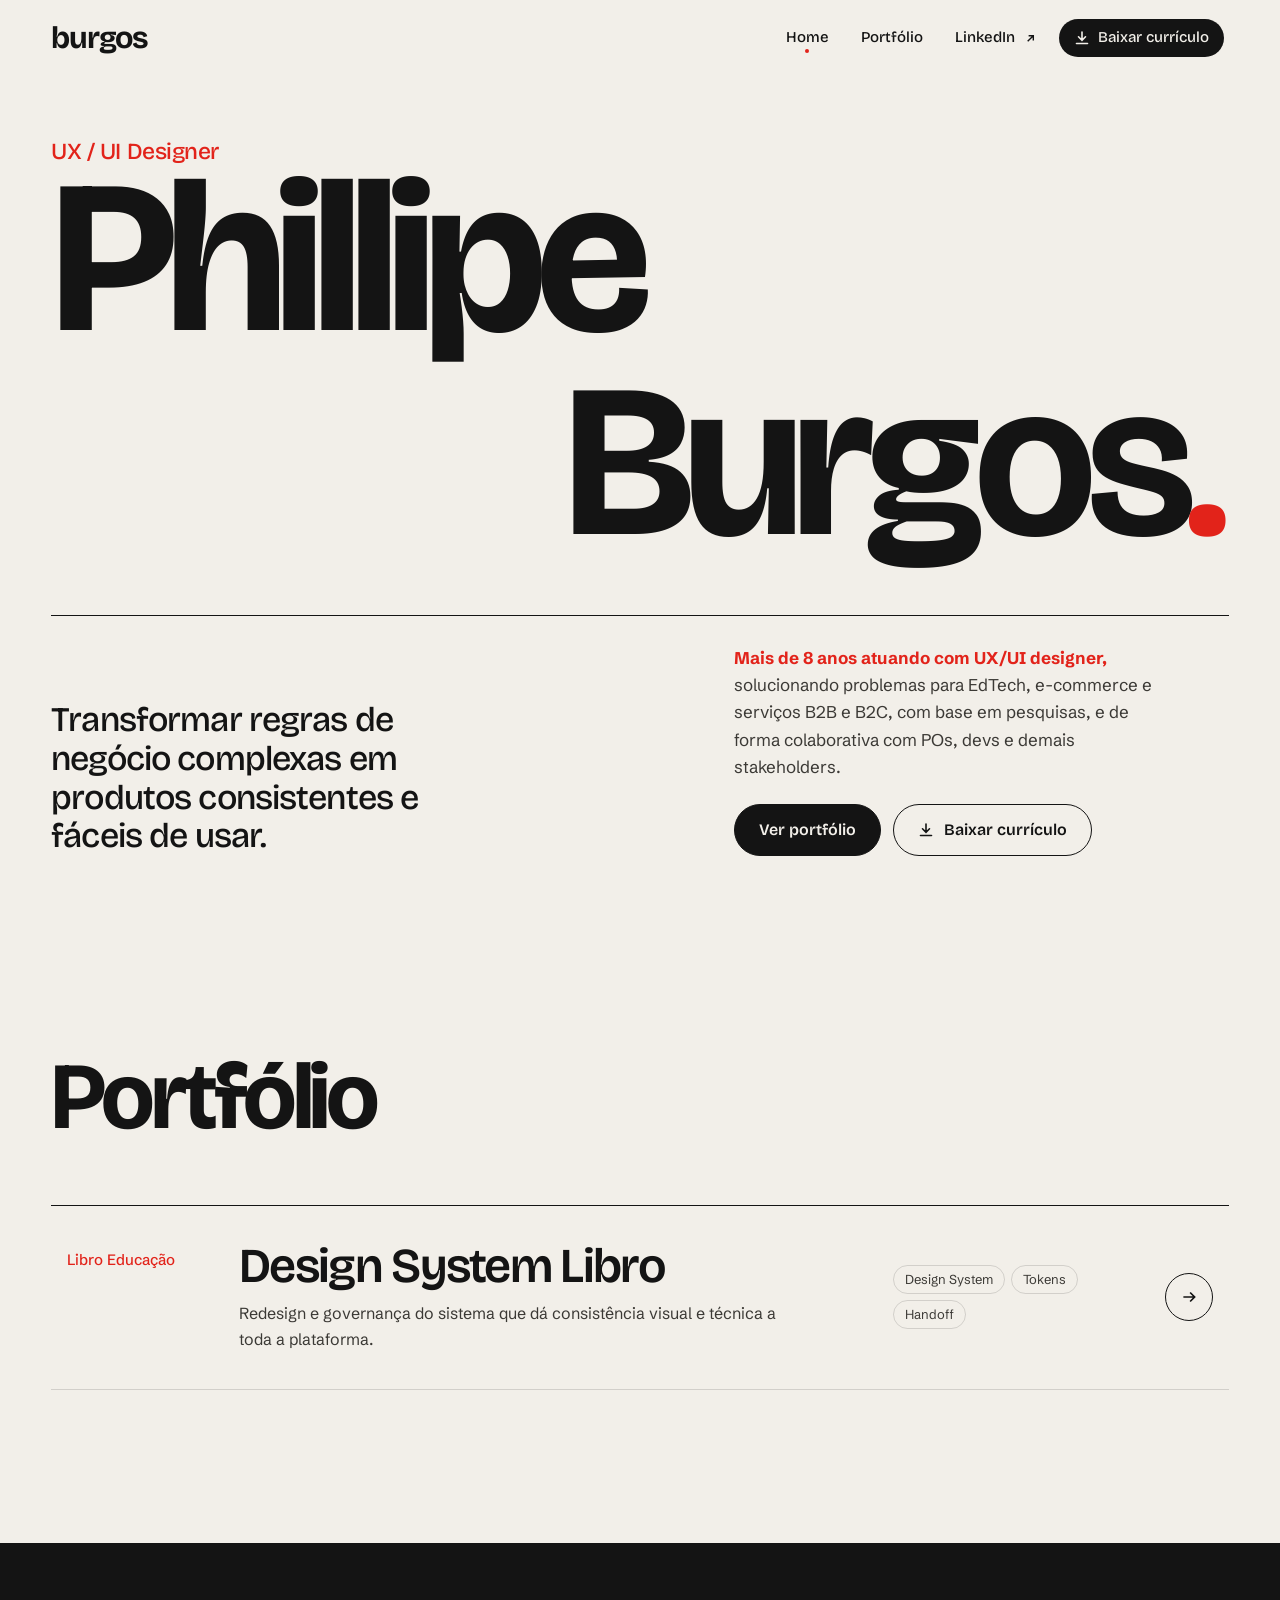
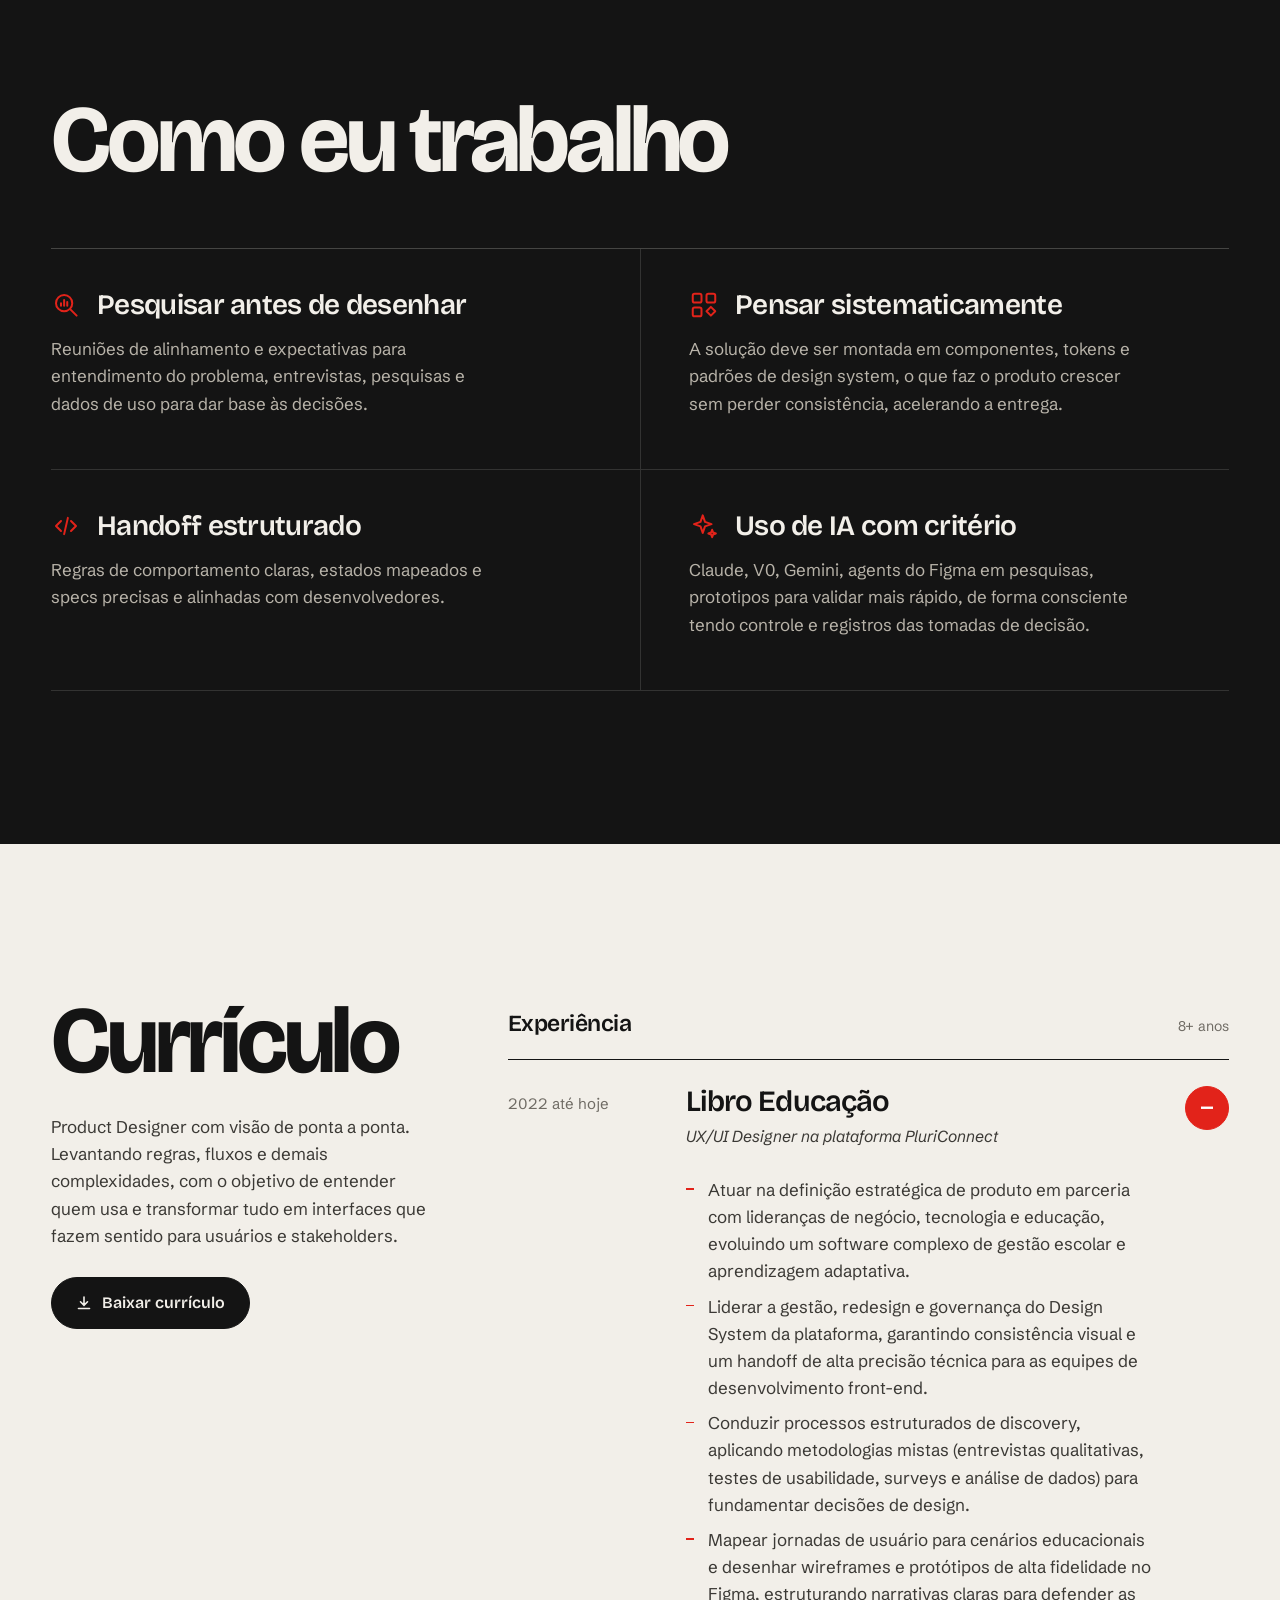
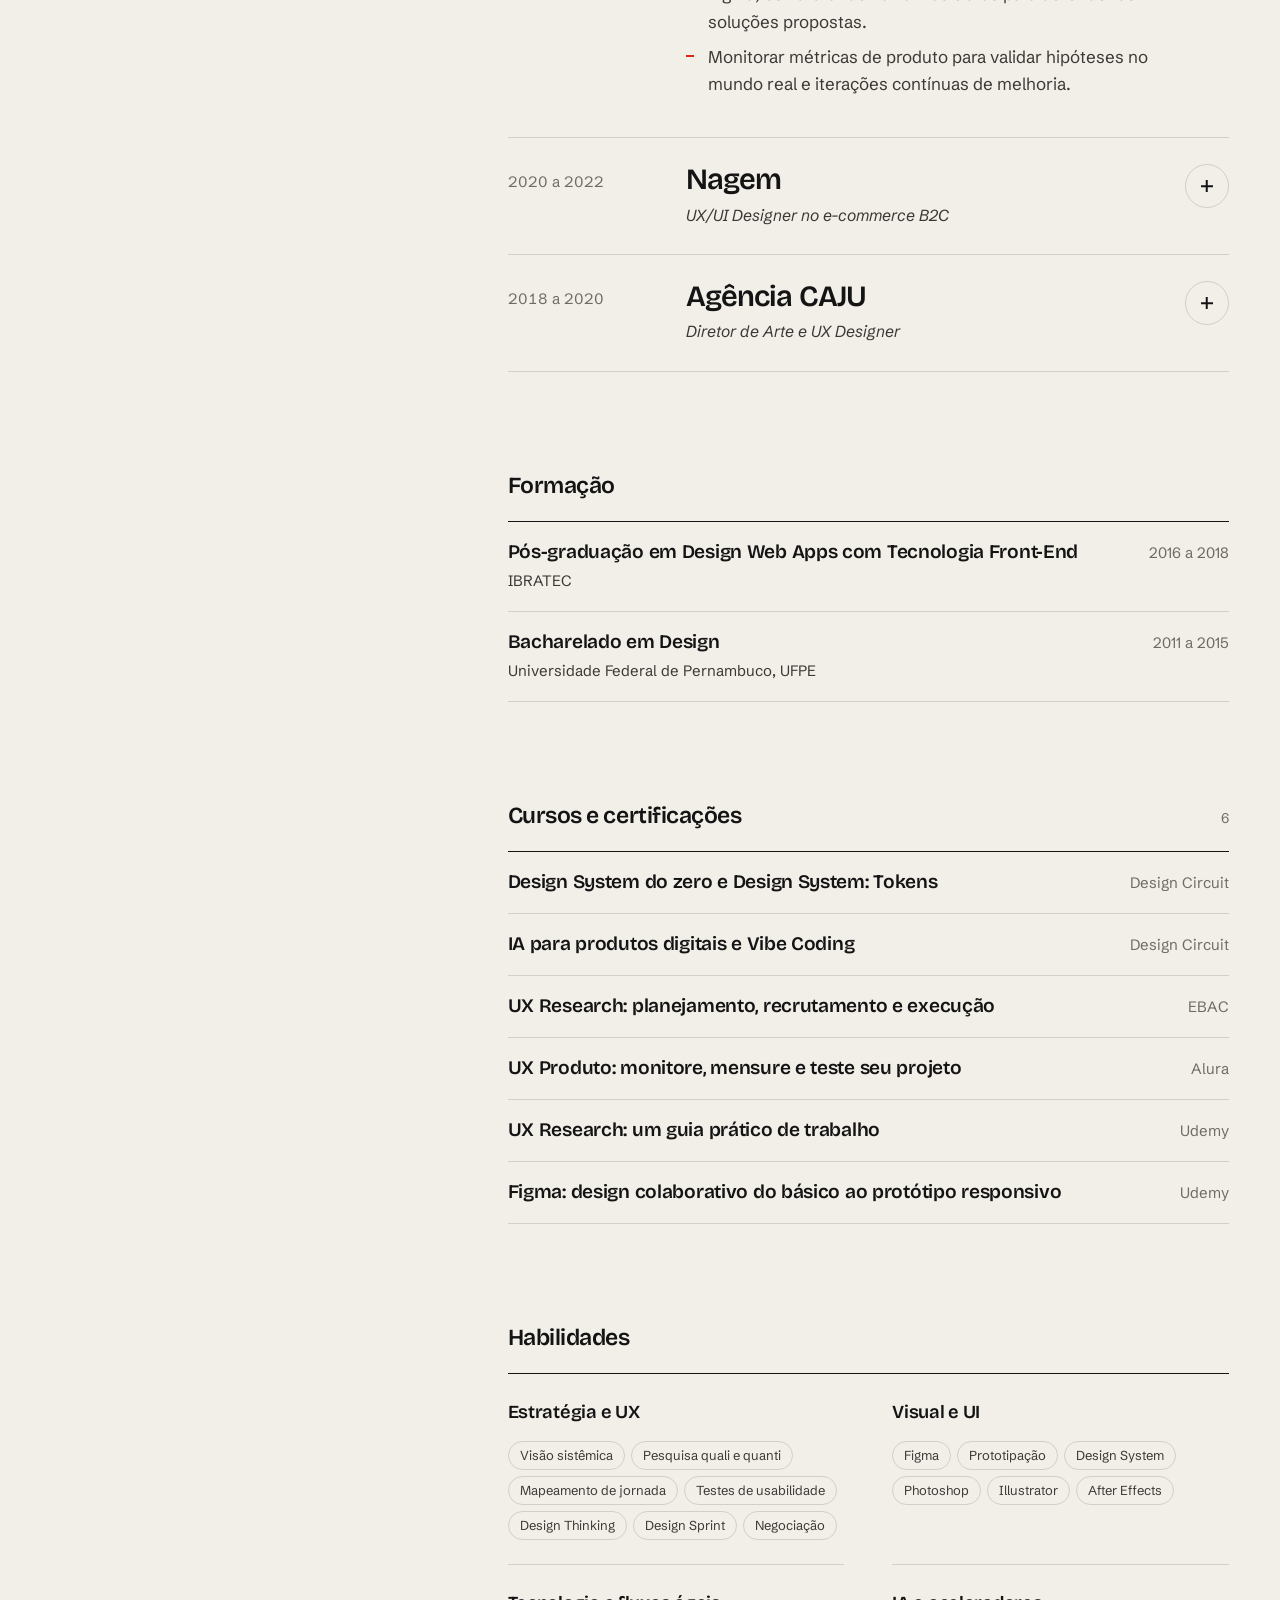
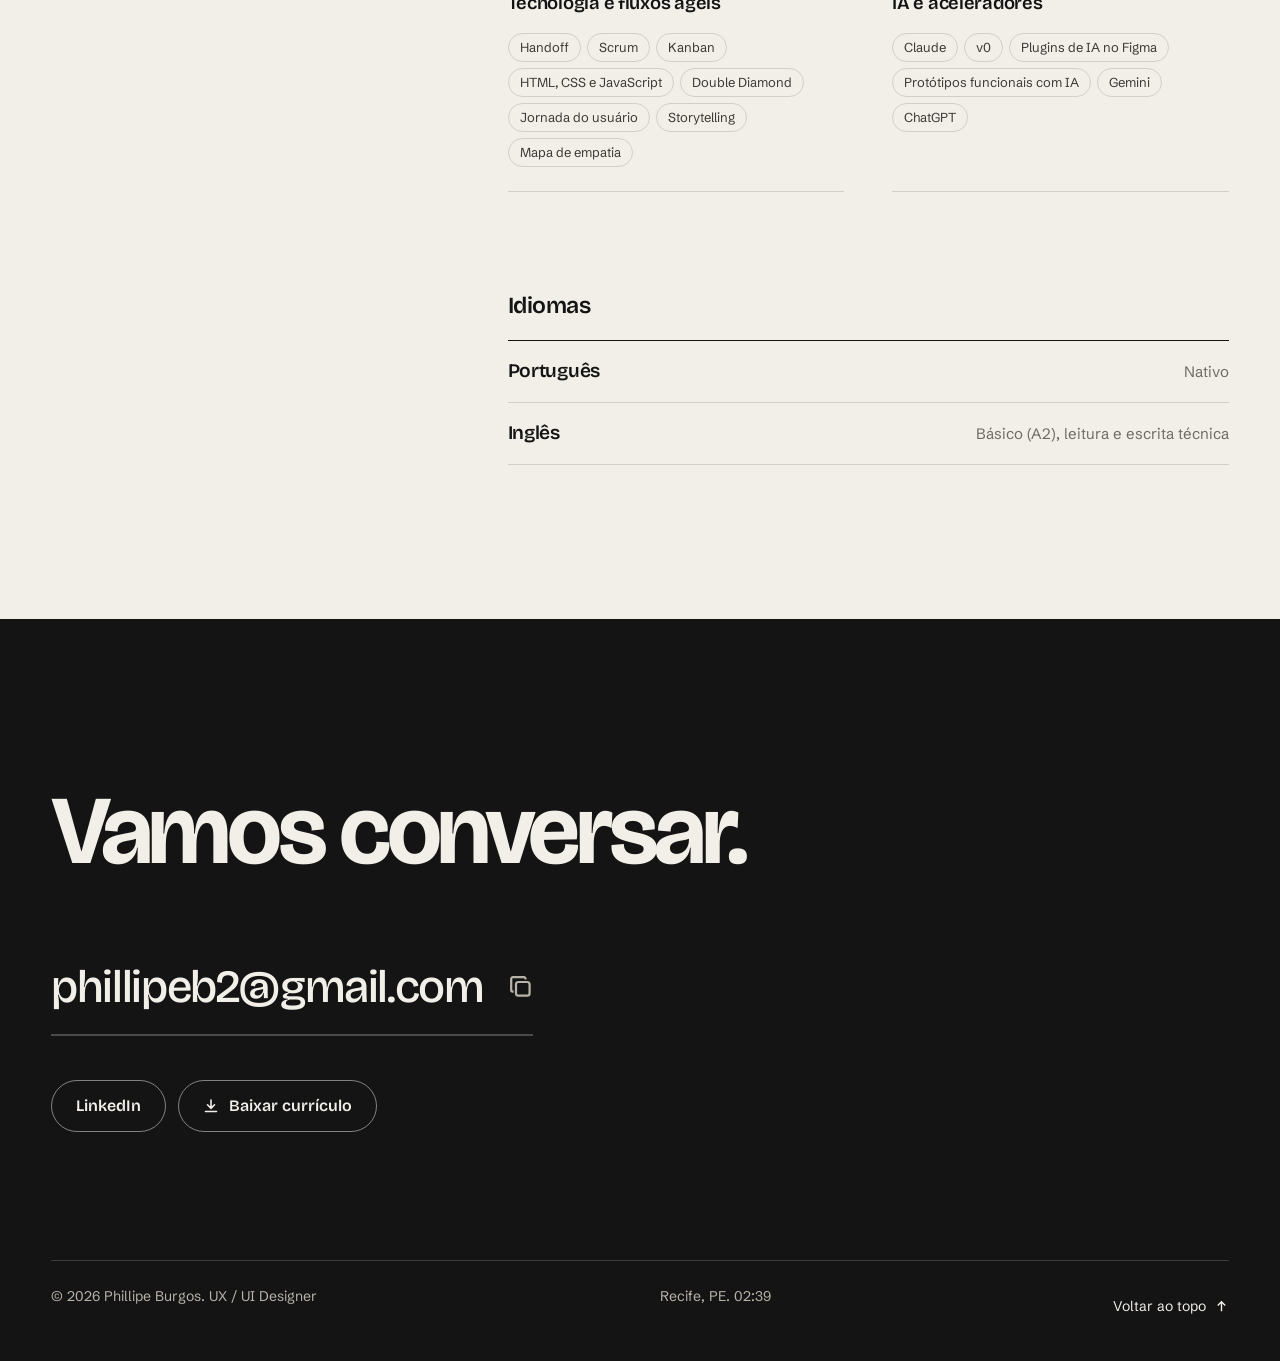
<file: index.html>
<!doctype html>
<html lang="pt-BR">
<head>
<meta charset="utf-8">
<meta name="viewport" content="width=device-width, initial-scale=1, viewport-fit=cover">
<title>Phillipe Burgos | Product Designer</title>
<meta name="description" content="Phillipe Burgos, Product Designer em Recife. Mais de 8 anos criando produtos digitais para EdTech, e-commerce e serviços B2B e B2C.">
<link rel="canonical" href="https://www.phillipeburgos.com.br/">
<meta property="og:type" content="website">
<meta property="og:url" content="https://www.phillipeburgos.com.br/">
<meta property="og:title" content="Phillipe Burgos | Product Designer">
<meta property="og:description" content="Phillipe Burgos, Product Designer em Recife. Mais de 8 anos criando produtos digitais para EdTech, e-commerce e serviços B2B e B2C.">
<meta name="theme-color" content="#F2EFE9">
<link rel="icon" href="favicon.svg?v=2" type="image/svg+xml">
<link rel="preconnect" href="https://fonts.googleapis.com">
<link rel="preconnect" href="https://fonts.gstatic.com" crossorigin>
<link href="https://fonts.googleapis.com/css2?family=Bricolage+Grotesque:opsz,wght@12..96,200..800&family=Schibsted+Grotesk:ital,wght@0,400..900;1,400..900&display=swap" rel="stylesheet">
<script>(function(){var d=document.documentElement,s=0,t=setTimeout(function(){s=Date.now();d.classList.add("is-slow")},500);addEventListener("load",function(){clearTimeout(t);if(!s)return;setTimeout(function(){d.classList.add("is-ready");setTimeout(function(){d.classList.remove("is-slow","is-ready")},900)},Math.max(0,1200-(Date.now()-s)))})})()</script>
<script>try{if(sessionStorage.getItem("pt")){document.documentElement.classList.add("pt-in");sessionStorage.removeItem("pt")}}catch(e){}</script>
<script defer src="https://cloud.umami.is/script.js" data-website-id="17da07a0-1ce1-4844-8b0f-482c8715d6e3"></script>
<link rel="stylesheet" href="css/style.css?v=38">
</head>
<body>
<div class="loader" aria-hidden="true"><span class="loader-word"><span style="--i:0">b</span><span style="--i:1">u</span><span style="--i:2">r</span><span style="--i:3">g</span><span style="--i:4">o</span><span style="--i:5">s</span></span></div>
<a class="skip" href="#conteudo">Pular para o conteúdo</a>
<div class="progress" aria-hidden="true"></div>
<div class="cursor" aria-hidden="true"></div>
<div class="curtain" aria-hidden="true"></div>
<header class="nav">
  <div class="wrap nav-inner">
    <a class="brand" href="#home" aria-label="Phillipe Burgos, ir para o início">burgos</a>
    <nav class="menu" aria-label="Principal">
      <a href="#home" data-section="home" class="is-active"><span class="roll"><span data-text="Home">Home</span></span><span class="dot"></span></a>
      <a href="#portfolio" data-section="portfolio"><span class="roll"><span data-text="Portfólio">Portfólio</span></span><span class="dot"></span></a>
      <a href="https://www.linkedin.com/in/phillipeburgos" target="_blank" rel="noopener"><span class="roll"><span data-text="LinkedIn">LinkedIn</span></span><svg class="ico" viewBox="0 0 16 16" fill="none" stroke="currentColor" stroke-width="1.5" aria-hidden="true"><path d="M5 11 11 5M6 5h5v5"/></svg></a>
      <a href="curriculo-phillipe-burgos.pdf" class="cv js-cv" download><svg class="dl-ico" viewBox="0 0 16 16" fill="none" stroke="currentColor" stroke-width="1.6" stroke-linecap="round" aria-hidden="true"><g class="arrow"><path d="M8 2v8M4.5 6.8 8 10.3l3.5-3.5"/></g><path class="tray" d="M2.5 13.5h11"/></svg><span class="roll"><span data-text="Baixar currículo">Baixar currículo</span></span></a>
    </nav>
    <button class="menu-toggle" type="button" aria-expanded="false" aria-controls="sheet" aria-label="Abrir menu"><span class="bars" aria-hidden="true"></span></button>
  </div>
</header>
<div class="sheet" id="sheet" aria-hidden="true">
  <nav aria-label="Menu">
    <a href="#home" style="--i:0">Home</a>
    <a href="#portfolio" style="--i:1">Portfólio</a>
    <a href="curriculo-phillipe-burgos.pdf" class="js-cv" download style="--i:2">Baixar currículo<svg class="ico" viewBox="0 0 16 16" fill="none" stroke="currentColor" stroke-width="1.4" aria-hidden="true"><path d="M8 2v9M4.5 7.5 8 11l3.5-3.5M2.5 14h11"/></svg></a>
    <a href="https://www.linkedin.com/in/phillipeburgos" target="_blank" rel="noopener" style="--i:3">LinkedIn<svg class="ico" viewBox="0 0 16 16" fill="none" stroke="currentColor" stroke-width="1.4" aria-hidden="true"><path d="M5 11 11 5M6 5h5v5"/></svg></a>
    <a class="sheet-mail" href="mailto:phillipeb2@gmail.com" style="--i:4">phillipeb2@gmail.com<svg class="ico" viewBox="0 0 16 16" fill="none" stroke="currentColor" stroke-width="1.4" aria-hidden="true"><rect x="2" y="3.5" width="12" height="9" rx="1.5"/><path d="m2.5 4.5 5.5 4.5 5.5-4.5"/></svg></a>
  </nav>
</div><main id="conteudo">
  <section class="hero wrap" id="home">

    <p class="hero-role"><span>UX / UI Designer</span></p>
    <h1 class="hero-name" aria-label="Phillipe Burgos">
      <span class="line" aria-hidden="true"><span class="ch" style="--i:0">P</span><span class="ch" style="--i:1">h</span><span class="ch" style="--i:2">i</span><span class="ch" style="--i:3">l</span><span class="ch" style="--i:4">l</span><span class="ch" style="--i:5">i</span><span class="ch" style="--i:6">p</span><span class="ch" style="--i:7">e</span></span>
      <span class="line" aria-hidden="true"><span class="ch" style="--i:8">B</span><span class="ch" style="--i:9">u</span><span class="ch" style="--i:10">r</span><span class="ch" style="--i:11">g</span><span class="ch" style="--i:12">o</span><span class="ch" style="--i:13">s</span><span class="ch stop" style="--i:14">.</span></span>
    </h1>

    <div class="hero-grid">
      <p class="statement">Transformar regras de negócio complexas em produtos consistentes e fáceis de usar.</p>
      <div class="hero-aside">
        <p><mark class="hl">Mais de 8 anos atuando com UX/UI designer,</mark> solucionando problemas para EdTech, e-commerce e serviços B2B e B2C, com base em pesquisas,  e de forma colaborativa com POs, devs e demais stakeholders.</p>
        <div class="actions">
          <a class="btn btn-primary" href="#portfolio">Ver portfólio</a>
          <a class="btn btn-ghost js-cv" href="curriculo-phillipe-burgos.pdf" download>
            <svg class="dl-ico" viewBox="0 0 16 16" fill="none" stroke="currentColor" stroke-width="1.6" stroke-linecap="round"><g class="arrow"><path d="M8 2v8M4.5 6.8 8 10.3l3.5-3.5"/></g><path class="tray" d="M2.5 13.5h11"/></svg>
            Baixar currículo
          </a>
        </div>
      </div>
    </div>
  </section>

  <section class="section" id="portfolio">
    <div class="wrap">
      <div class="sec-head">
        <h2 class="sec-title">Portfólio<sup hidden>(04)</sup></h2>
      </div>
      <div class="wip" hidden>
        <div class="wip-art" style="--pos:50%">
          <svg class="wip-layer" aria-hidden="true" viewBox="0 0 500 500" fill="none" stroke="#141414" stroke-opacity=".38" stroke-width="2.5">
            <rect width="500" height="500" fill="#E7E3DA" stroke="none"/>
            <path d="M0 36h500"/><circle cx="20" cy="18" r="5"/><circle cx="38" cy="18" r="5"/><circle cx="56" cy="18" r="5"/>
            <rect x="30" y="56" width="90" height="14" rx="7"/><rect x="330" y="58" width="40" height="10" rx="5"/><rect x="380" y="58" width="40" height="10" rx="5"/><rect x="430" y="58" width="40" height="10" rx="5"/>
            <rect x="30" y="92" width="440" height="170" rx="12" stroke-dasharray="9 7"/><path d="M30 92l440 170M470 92 30 262"/>
            <rect x="30" y="284" width="300" height="22" rx="6"/><rect x="30" y="316" width="220" height="22" rx="6"/>
            <rect x="30" y="354" width="400" height="9" rx="4.5"/><rect x="30" y="372" width="340" height="9" rx="4.5"/>
            <rect x="30" y="396" width="120" height="34" rx="17"/><rect x="162" y="396" width="100" height="34" rx="17" stroke-dasharray="6 5"/>
            <g stroke-dasharray="9 7"><rect x="30" y="448" width="136" height="80" rx="12"/><rect x="182" y="448" width="136" height="80" rx="12"/><rect x="334" y="448" width="136" height="80" rx="12"/></g>
            <path d="M44 462h28v28H44zM196 462h28v28h-28zM348 462h28v28h-28zM82 468h70M82 482h50M234 468h70M234 482h50M386 468h70M386 482h50"/>
          </svg>
          <div class="wip-hifi">
            <svg class="wip-layer" aria-hidden="true" viewBox="0 0 500 500">
              <rect width="500" height="500" fill="#F2EFE9"/>
              <rect width="500" height="36" fill="#141414"/><circle cx="20" cy="18" r="5" fill="#E2231A"/><circle cx="38" cy="18" r="5" fill="#6F6B64"/><circle cx="56" cy="18" r="5" fill="#6F6B64"/>
              <rect x="30" y="56" width="90" height="14" rx="7" fill="#141414"/><rect x="330" y="58" width="40" height="10" rx="5" fill="#6F6B64" opacity=".5"/><rect x="380" y="58" width="40" height="10" rx="5" fill="#6F6B64" opacity=".5"/><rect x="430" y="58" width="40" height="10" rx="5" fill="#E2231A"/>
              <rect x="30" y="92" width="440" height="170" rx="12" fill="#E2231A"/><circle cx="400" cy="142" r="24" fill="#F2EFE9" opacity=".9"/><path d="M30 238l85-70 60 48 58-42 237 96v2a12 12 0 0 1-12 12H42a12 12 0 0 1-12-12z" fill="#141414" opacity=".3"/>
              <rect x="30" y="284" width="300" height="22" rx="6" fill="#141414"/><rect x="30" y="316" width="220" height="22" rx="6" fill="#141414"/>
              <rect x="30" y="354" width="400" height="9" rx="4.5" fill="#6F6B64" opacity=".45"/><rect x="30" y="372" width="340" height="9" rx="4.5" fill="#6F6B64" opacity=".45"/>
              <rect x="30" y="396" width="120" height="34" rx="17" fill="#141414"/><rect x="163.25" y="397.25" width="97.5" height="31.5" rx="15.75" fill="none" stroke="#141414" stroke-width="2.5"/>
              <g fill="#E7E3DA"><rect x="30" y="448" width="136" height="80" rx="12"/><rect x="182" y="448" width="136" height="80" rx="12"/><rect x="334" y="448" width="136" height="80" rx="12"/></g>
              <rect x="44" y="462" width="28" height="28" rx="8" fill="#E2231A"/><rect x="196" y="462" width="28" height="28" rx="14" fill="#141414"/><rect x="348" y="462" width="28" height="28" rx="8" fill="#6F6B64"/>
              <g fill="#3B3935"><rect x="82" y="465" width="70" height="6" rx="3"/><rect x="234" y="465" width="70" height="6" rx="3"/><rect x="386" y="465" width="70" height="6" rx="3"/></g>
              <g fill="#6F6B64" opacity=".45"><rect x="82" y="479" width="50" height="6" rx="3"/><rect x="234" y="479" width="50" height="6" rx="3"/><rect x="386" y="479" width="50" height="6" rx="3"/></g>
            </svg>
          </div>
          <span class="wip-scan" role="slider" tabindex="0" aria-label="Comparar wireframe e alta fidelidade" aria-valuemin="0" aria-valuemax="100" aria-valuenow="50" aria-valuetext="50%"><span class="wip-handle" aria-hidden="true"><svg viewBox="0 0 16 16" fill="none" stroke="currentColor" stroke-width="1.6" stroke-linecap="round" stroke-linejoin="round"><path d="M6 4.5 2.5 8 6 11.5M10 4.5l3.5 3.5-3.5 3.5"/></svg></span></span>
        </div>
        <p class="wip-text">Espere muitas coisas legais :D</p>
        <a class="btn btn-primary wip-cta" href="https://www.linkedin.com/in/phillipeburgos" target="_blank" rel="noopener">Vamos conversar<svg class="ico" viewBox="0 0 16 16" fill="none" stroke="currentColor" stroke-width="1.5" aria-hidden="true"><path d="M5 11 11 5M6 5h5v5"/></svg></a>
      </div>
      <ul class="projects" id="projects">
        <li class="project">
          <a href="projetos/design-system-libro.html">
            <span class="p-thumb" aria-hidden="true"><img src="assets/img/projetos/design-system-pluriconnect/capa.jpg" alt="" loading="lazy" decoding="async"></span>
            <span class="p-bg" aria-hidden="true"><img src="assets/img/projetos/design-system-pluriconnect/capa.jpg" alt="" loading="lazy" decoding="async"></span>
            <span class="p-client">Libro Educação</span>
            <span class="p-main"><span class="p-title">Design System Libro</span><span class="p-desc">Redesign e governança do sistema que dá consistência visual e técnica a toda a plataforma.</span></span>
            <span class="p-meta"><span class="p-tags"><span class="tag">Design System</span><span class="tag">Tokens</span><span class="tag">Handoff</span></span></span>
            <span class="p-go" aria-hidden="true"><svg class="ico" viewBox="0 0 16 16" fill="none" stroke="currentColor" stroke-width="1.5" aria-hidden="true"><path d="M3 8h10M9 4l4 4-4 4"/></svg></span>
          </a>
        </li>
        <li class="project" hidden>
          <a href="projetos/gestao-escolar-pluriconnect.html">
            <span class="p-thumb" aria-hidden="true"><img src="assets/img/projetos/gestao-escolar-pluriconnect/capa.svg" alt="" loading="lazy" decoding="async"></span>
            <span class="p-bg" aria-hidden="true"><img src="assets/img/projetos/gestao-escolar-pluriconnect/capa.svg" alt="" loading="lazy" decoding="async"></span>
            <span class="p-client">Libro Educação</span>
            <span class="p-main"><span class="p-title">Gestão escolar PluriConnect</span><span class="p-desc">Regras de gestão escolar e aprendizagem adaptativa traduzidas em jornadas simples para gestores e professores.</span></span>
            <span class="p-meta"><span class="p-tags"><span class="tag">Discovery</span><span class="tag">B2B</span><span class="tag">Jornadas</span></span></span>
            <span class="p-go" aria-hidden="true"><svg class="ico" viewBox="0 0 16 16" fill="none" stroke="currentColor" stroke-width="1.5" aria-hidden="true"><path d="M3 8h10M9 4l4 4-4 4"/></svg></span>
          </a>
        </li>
        <li class="project" hidden>
          <a href="projetos/maratona-enem.html">
            <span class="p-thumb" aria-hidden="true"><img src="assets/img/projetos/maratona-enem/capa.svg" alt="" loading="lazy" decoding="async"></span>
            <span class="p-bg" aria-hidden="true"><img src="assets/img/projetos/maratona-enem/capa.svg" alt="" loading="lazy" decoding="async"></span>
            <span class="p-client">Libro Educação</span>
            <span class="p-main"><span class="p-title">Maratona ENEM</span><span class="p-desc">Experiência de estudo e avaliação para estudantes que estão se preparando para o ENEM.</span></span>
            <span class="p-meta"><span class="p-tags"><span class="tag">EdTech</span><span class="tag">Mobile</span><span class="tag">Testes de usabilidade</span></span></span>
            <span class="p-go" aria-hidden="true"><svg class="ico" viewBox="0 0 16 16" fill="none" stroke="currentColor" stroke-width="1.5" aria-hidden="true"><path d="M3 8h10M9 4l4 4-4 4"/></svg></span>
          </a>
        </li>
        <li class="project" hidden>
          <a href="projetos/ecommerce-nagem.html">
            <span class="p-thumb" aria-hidden="true"><img src="assets/img/projetos/ecommerce-nagem/capa.svg" alt="" loading="lazy" decoding="async"></span>
            <span class="p-bg" aria-hidden="true"><img src="assets/img/projetos/ecommerce-nagem/capa.svg" alt="" loading="lazy" decoding="async"></span>
            <span class="p-client">Nagem</span>
            <span class="p-main"><span class="p-title">E-commerce Nagem</span><span class="p-desc">Jornada de compra B2C redesenhada com foco em conversão, do catálogo ao checkout.</span></span>
            <span class="p-meta"><span class="p-tags"><span class="tag">E-commerce</span><span class="tag">Conversão</span><span class="tag">Componentes</span></span></span>
            <span class="p-go" aria-hidden="true"><svg class="ico" viewBox="0 0 16 16" fill="none" stroke="currentColor" stroke-width="1.5" aria-hidden="true"><path d="M3 8h10M9 4l4 4-4 4"/></svg></span>
          </a>
        </li>
      </ul>
    </div>
  </section>

  <section class="section on-dark" id="como-trabalho">
    <div class="wrap">
      <div class="sec-head">
        <h2 class="sec-title">Como eu trabalho</h2>
      </div>
      <div class="principles">
        <article class="principle">
          <h3><svg class="principle-ico" viewBox="0 0 24 24" fill="none" stroke="currentColor" stroke-width="1.6" stroke-linecap="round" stroke-linejoin="round" aria-hidden="true"><circle cx="10.5" cy="10.5" r="6.5"/><path d="m15.5 15.5 5 5M8 12.5v-2M10.5 12.5V8M13 12.5V9.5"/></svg>Pesquisar antes de desenhar</h3>
          <p>Reuniões de alinhamento e expectativas para entendimento do problema, entrevistas, pesquisas e dados de uso para dar base às decisões.</p>
        </article>
        <article class="principle">
          <h3><svg class="principle-ico" viewBox="0 0 24 24" fill="none" stroke="currentColor" stroke-width="1.6" stroke-linecap="round" stroke-linejoin="round" aria-hidden="true"><rect x="3" y="3" width="7" height="7" rx="1.5"/><rect x="14" y="3" width="7" height="7" rx="1.5"/><rect x="3" y="14" width="7" height="7" rx="1.5"/><path d="M17.5 13.5 21 17l-3.5 3.5L14 17z"/></svg>Pensar sistematicamente</h3>
          <p> A solução deve ser montada em componentes, tokens e padrões de design system, o que faz o produto crescer sem perder consistência, acelerando a entrega.</p>
        </article>
        <article class="principle">
          <h3><svg class="principle-ico" viewBox="0 0 24 24" fill="none" stroke="currentColor" stroke-width="1.6" stroke-linecap="round" stroke-linejoin="round" aria-hidden="true"><path d="M8 8 4 12l4 4M16 8l4 4-4 4M13.5 5.5l-3 13"/></svg>Handoff estruturado</h3>
          <p>Regras de comportamento claras, estados mapeados e specs precisas e alinhadas com desenvolvedores.</p>
        </article>
        <article class="principle">
          <h3><svg class="principle-ico" viewBox="0 0 24 24" fill="none" stroke="currentColor" stroke-width="1.6" stroke-linecap="round" stroke-linejoin="round" aria-hidden="true"><path d="M11 3.5l1.8 5.2 5.2 1.8-5.2 1.8L11 17.5l-1.8-5.2L4 10.5l5.2-1.8z"/><path d="M18.5 15l.8 2.2 2.2.8-2.2.8-.8 2.2-.8-2.2-2.2-.8 2.2-.8z"/></svg>Uso de IA com critério</h3>
          <p> Claude, V0, Gemini, agents do Figma em pesquisas, prototipos para validar mais rápido, de forma consciente tendo controle e registros das tomadas de decisão.</p>
        </article>
      </div>
    </div>
  </section>

  <section class="section" id="curriculo">
    <div class="wrap cv">
      <aside class="cv-side">
        <h2 class="sec-title">Currículo</h2>
        <p>Product Designer com visão de ponta a ponta. Levantando regras, fluxos e demais complexidades, com o objetivo de entender quem usa e transformar tudo em interfaces que fazem sentido para usuários e stakeholders.</p>
        <a class="btn btn-primary js-cv" href="curriculo-phillipe-burgos.pdf" download>
          <svg class="dl-ico" viewBox="0 0 16 16" fill="none" stroke="currentColor" stroke-width="1.6" stroke-linecap="round"><g class="arrow"><path d="M8 2v8M4.5 6.8 8 10.3l3.5-3.5"/></g><path class="tray" d="M2.5 13.5h11"/></svg>
          Baixar currículo
        </a>
      </aside>

      <div class="cv-main">
        <div class="block">
          <h3 class="block-title">Experiência <small>8+ anos</small></h3>

          <div class="job is-open">
            <button class="job-head" aria-expanded="true" aria-controls="job-1">
              <span class="job-when">2022 até hoje</span>
              <span><span class="job-co">Libro Educação</span><span class="job-role">UX/UI Designer na plataforma PluriConnect</span></span>
              <span class="plus" aria-hidden="true"></span>
            </button>
            <div class="job-body" id="job-1"><div><div class="job-inner">
              <ul>
                <li>Atuar na definição estratégica de produto em parceria com lideranças de negócio, tecnologia e educação, evoluindo um software complexo de gestão escolar e aprendizagem adaptativa.</li>
                <li>Liderar a gestão, redesign e governança do Design System da plataforma, garantindo consistência visual e um handoff de alta precisão técnica para as equipes de desenvolvimento front-end.</li>
                <li>Conduzir processos estruturados de discovery, aplicando metodologias mistas (entrevistas qualitativas, testes de usabilidade, surveys e análise de dados) para fundamentar decisões de design.</li>
                <li>Mapear jornadas de usuário para cenários educacionais e desenhar wireframes e protótipos de alta fidelidade no Figma, estruturando narrativas claras para defender as soluções propostas.</li>
                <li>Monitorar métricas de produto para validar hipóteses no mundo real e iterações contínuas de melhoria.</li>
              </ul>
            </div></div></div>
          </div>

          <div class="job">
            <button class="job-head" aria-expanded="false" aria-controls="job-2">
              <span class="job-when">2020 a 2022</span>
              <span><span class="job-co">Nagem</span><span class="job-role">UX/UI Designer no e-commerce B2C</span></span>
              <span class="plus" aria-hidden="true"></span>
            </button>
            <div class="job-body" id="job-2"><div><div class="job-inner">
              <ul>
                <li>Projetar jornadas de compra focadas em conversão e interfaces para sistemas internos, equilibrando as necessidades dos usuários B2C com os objetivos de vendas e marketing.</li>
                <li>Desenvolver e documentar a biblioteca de componentes do Design System, estabelecendo padrões para a identidade digital e escalabilidade técnica da marca.</li>
                <li>Conduzir análises competitivas (benchmarking) e dinâmicas de ideação em sprints ágeis, facilitando o alinhamento de propostas de valor junto à diretoria e fornecedores.</li>
              </ul>
            </div></div></div>
          </div>

          <div class="job">
            <button class="job-head" aria-expanded="false" aria-controls="job-3">
              <span class="job-when">2018 a 2020</span>
              <span><span class="job-co">Agência CAJU</span><span class="job-role">Diretor de Arte e UX Designer</span></span>
              <span class="plus" aria-hidden="true"></span>
            </button>
            <div class="job-body" id="job-3"><div><div class="job-inner">
              <ul>
                <li>Desenvolver sites e aplicativos mobile focados na conversão e retenção para múltiplos clientes de segmentos variados.</li>
                <li>Criar peças digitais e produzir animações em motion graphics para campanhas de mídia paga e conteúdo em redes sociais.</li>
              </ul>
            </div></div></div>
          </div>
        </div>

        <div class="block">
          <h3 class="block-title">Formação</h3>
          <ul class="rows">
            <li><strong>Pós-graduação em Design Web Apps com Tecnologia Front-End</strong><span>2016 a 2018</span><em>IBRATEC</em></li>
            <li><strong>Bacharelado em Design</strong><span>2011 a 2015</span><em>Universidade Federal de Pernambuco, UFPE</em></li>
          </ul>
        </div>

        <div class="block">
          <h3 class="block-title">Cursos e certificações <small>6</small></h3>
          <ul class="rows">
            <li><strong>Design System do zero e Design System: Tokens</strong><span>Design Circuit</span></li>
            <li><strong>IA para produtos digitais e Vibe Coding</strong><span>Design Circuit</span></li>
            <li><strong>UX Research: planejamento, recrutamento e execução</strong><span>EBAC</span></li>
            <li><strong>UX Produto: monitore, mensure e teste seu projeto</strong><span>Alura</span></li>
            <li><strong>UX Research: um guia prático de trabalho</strong><span>Udemy</span></li>
            <li><strong>Figma: design colaborativo do básico ao protótipo responsivo</strong><span>Udemy</span></li>
          </ul>
        </div>

        <div class="block">
          <h3 class="block-title">Habilidades</h3>
          <div class="skills">
            <div class="skill"><h4>Estratégia e UX</h4><ul>
              <li class="tag">Visão sistêmica</li><li class="tag">Pesquisa quali e quanti</li><li class="tag">Mapeamento de jornada</li><li class="tag">Testes de usabilidade</li><li class="tag">Design Thinking</li><li class="tag">Design Sprint</li><li class="tag">Negociação</li></ul></div>
            <div class="skill"><h4>Visual e UI</h4><ul>
              <li class="tag">Figma</li><li class="tag">Prototipação</li><li class="tag">Design System</li><li class="tag">Photoshop</li><li class="tag">Illustrator</li><li class="tag">After Effects</li></ul></div>
            <div class="skill"><h4>Tecnologia e fluxos ágeis</h4><ul>
              <li class="tag">Handoff</li><li class="tag">Scrum</li><li class="tag">Kanban</li><li class="tag">HTML, CSS e JavaScript</li><li class="tag">Double Diamond</li><li class="tag">Jornada do usuário</li><li class="tag">Storytelling</li><li class="tag">Mapa de empatia</li></ul></div>
            <div class="skill"><h4>IA e aceleradores</h4><ul>
              <li class="tag">Claude</li><li class="tag">v0</li><li class="tag">Plugins de IA no Figma</li><li class="tag">Protótipos funcionais com IA</li><li class="tag">Gemini</li><li class="tag">ChatGPT</li></ul></div>
          </div>
        </div>

        <div class="block">
          <h3 class="block-title">Idiomas</h3>
          <ul class="rows">
            <li><strong>Português</strong><span>Nativo</span></li>
            <li><strong>Inglês</strong><span>Básico (A2), leitura e escrita técnica</span></li>
          </ul>
        </div>
      </div>
    </div>
  </section>

</main>

<footer class="contact on-dark" id="contato">
  <div class="wrap">
    <h2>Vamos conversar.</h2>
    <button class="mail" type="button" data-email="phillipeb2@gmail.com" aria-label="Copiar e-mail phillipeb2@gmail.com">
      <span class="mail-text">phillipeb2@gmail.com</span>
      <span class="mail-state" aria-hidden="true">
        <svg class="ico" viewBox="0 0 16 16" fill="none" stroke="currentColor" stroke-width="1.4" aria-hidden="true"><rect x="5" y="5" width="8.5" height="8.5" rx="1.5"/><path d="M11 3.5V3a1 1 0 0 0-1-1H3a1 1 0 0 0-1 1v7a1 1 0 0 0 1 1h.5"/></svg>
      </span>
    </button>
    <div class="contact-links">
      <a class="btn btn-ghost" href="https://www.linkedin.com/in/phillipeburgos" target="_blank" rel="noopener">LinkedIn</a>
      <a class="btn btn-ghost js-cv" href="curriculo-phillipe-burgos.pdf" download><svg class="dl-ico" viewBox="0 0 16 16" fill="none" stroke="currentColor" stroke-width="1.6" stroke-linecap="round" aria-hidden="true"><g class="arrow"><path d="M8 2v8M4.5 6.8 8 10.3l3.5-3.5"/></g><path class="tray" d="M2.5 13.5h11"/></svg>Baixar currículo</a>
    </div>
    <div class="foot">
      <span>© <span class="year">2026</span> Phillipe Burgos. UX / UI Designer</span>
      <span>Recife, PE. <span class="clock"></span></span>
      <button type="button" class="to-top">Voltar ao topo <svg class="ico" viewBox="0 0 16 16" fill="none" stroke="currentColor" stroke-width="1.5" aria-hidden="true"><path d="M8 13V3M4 7l4-4 4 4"/></svg></button>
    </div>
  </div>
</footer>
<div class="toast" role="status" aria-live="polite"><i><svg viewBox="0 0 10 10" fill="none" stroke="#fff" stroke-width="1.8" aria-hidden="true"><path d="M2 5.2 4.2 7.3 8 3"/></svg></i><span>E-mail copiado</span></div><script src="js/main.js?v=12" defer></script>
<script src="js/home.js?v=2" defer></script>
</body>
</html>
</file>
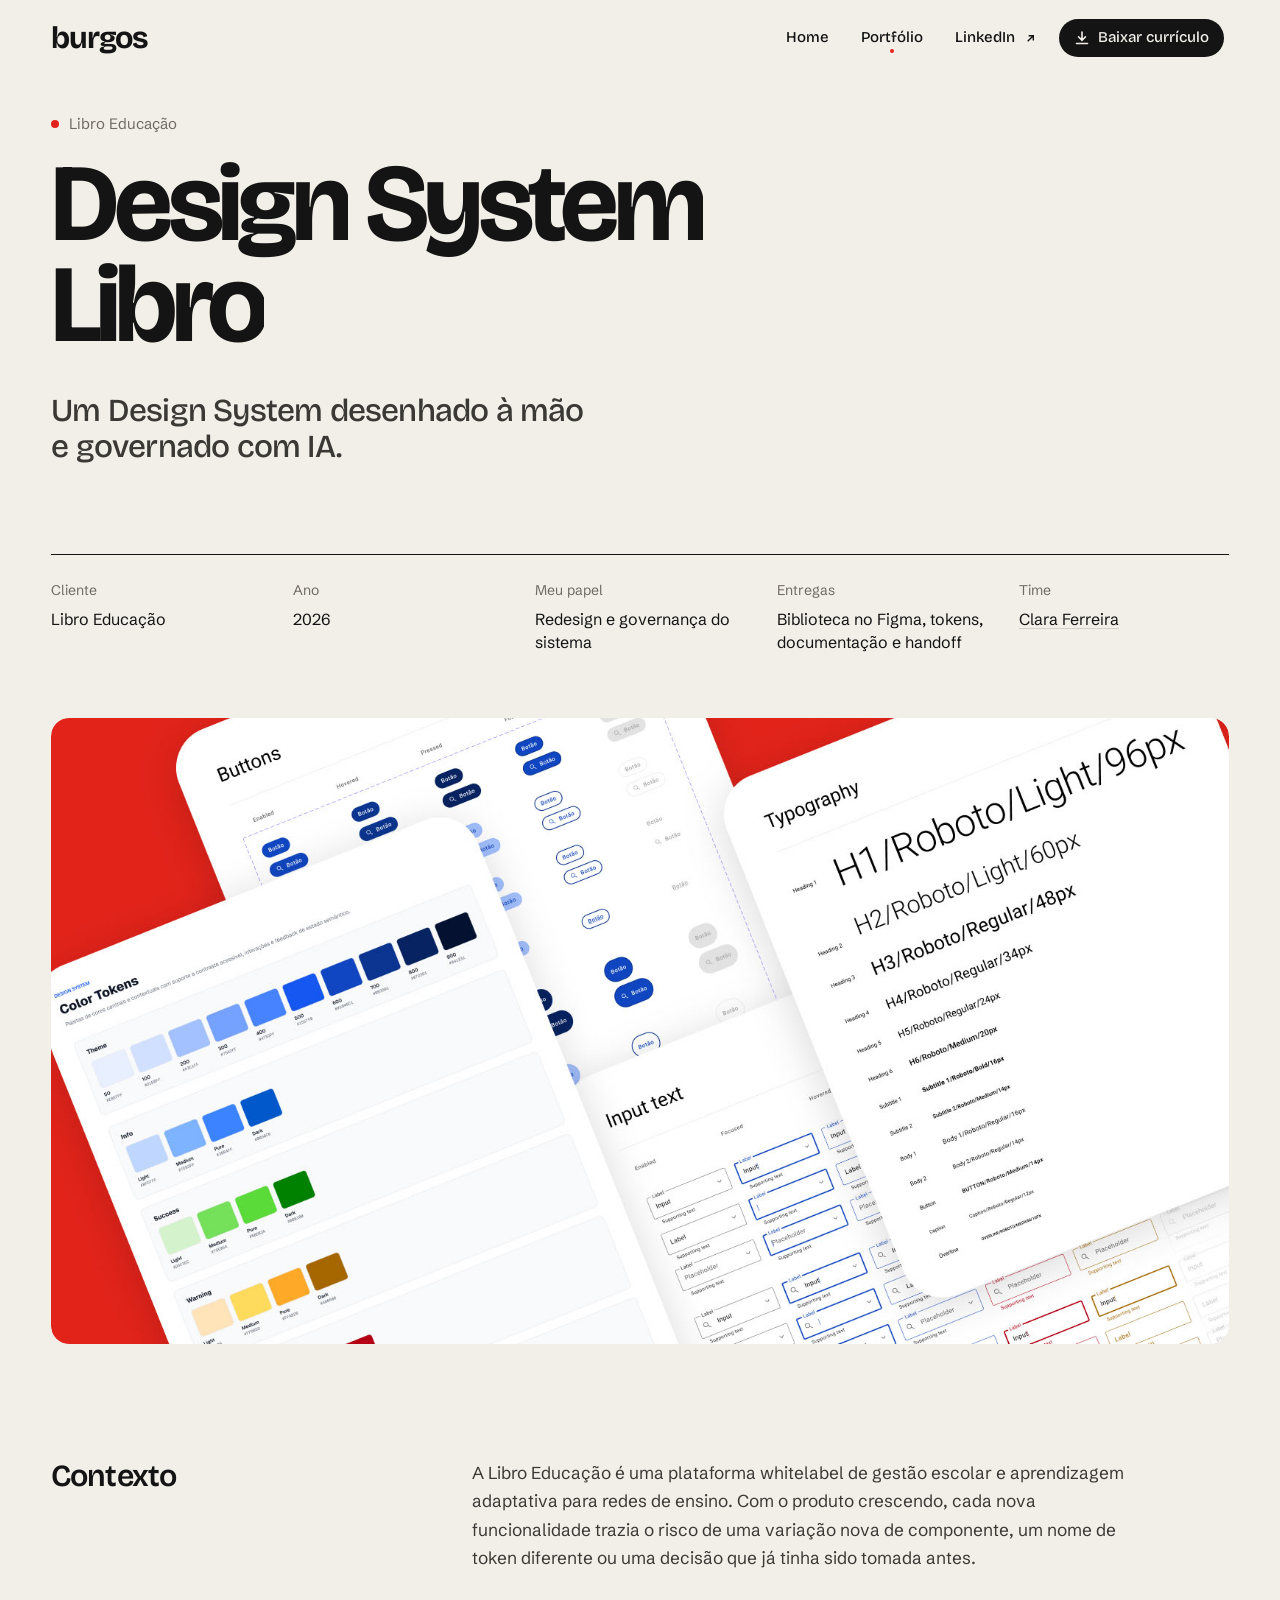
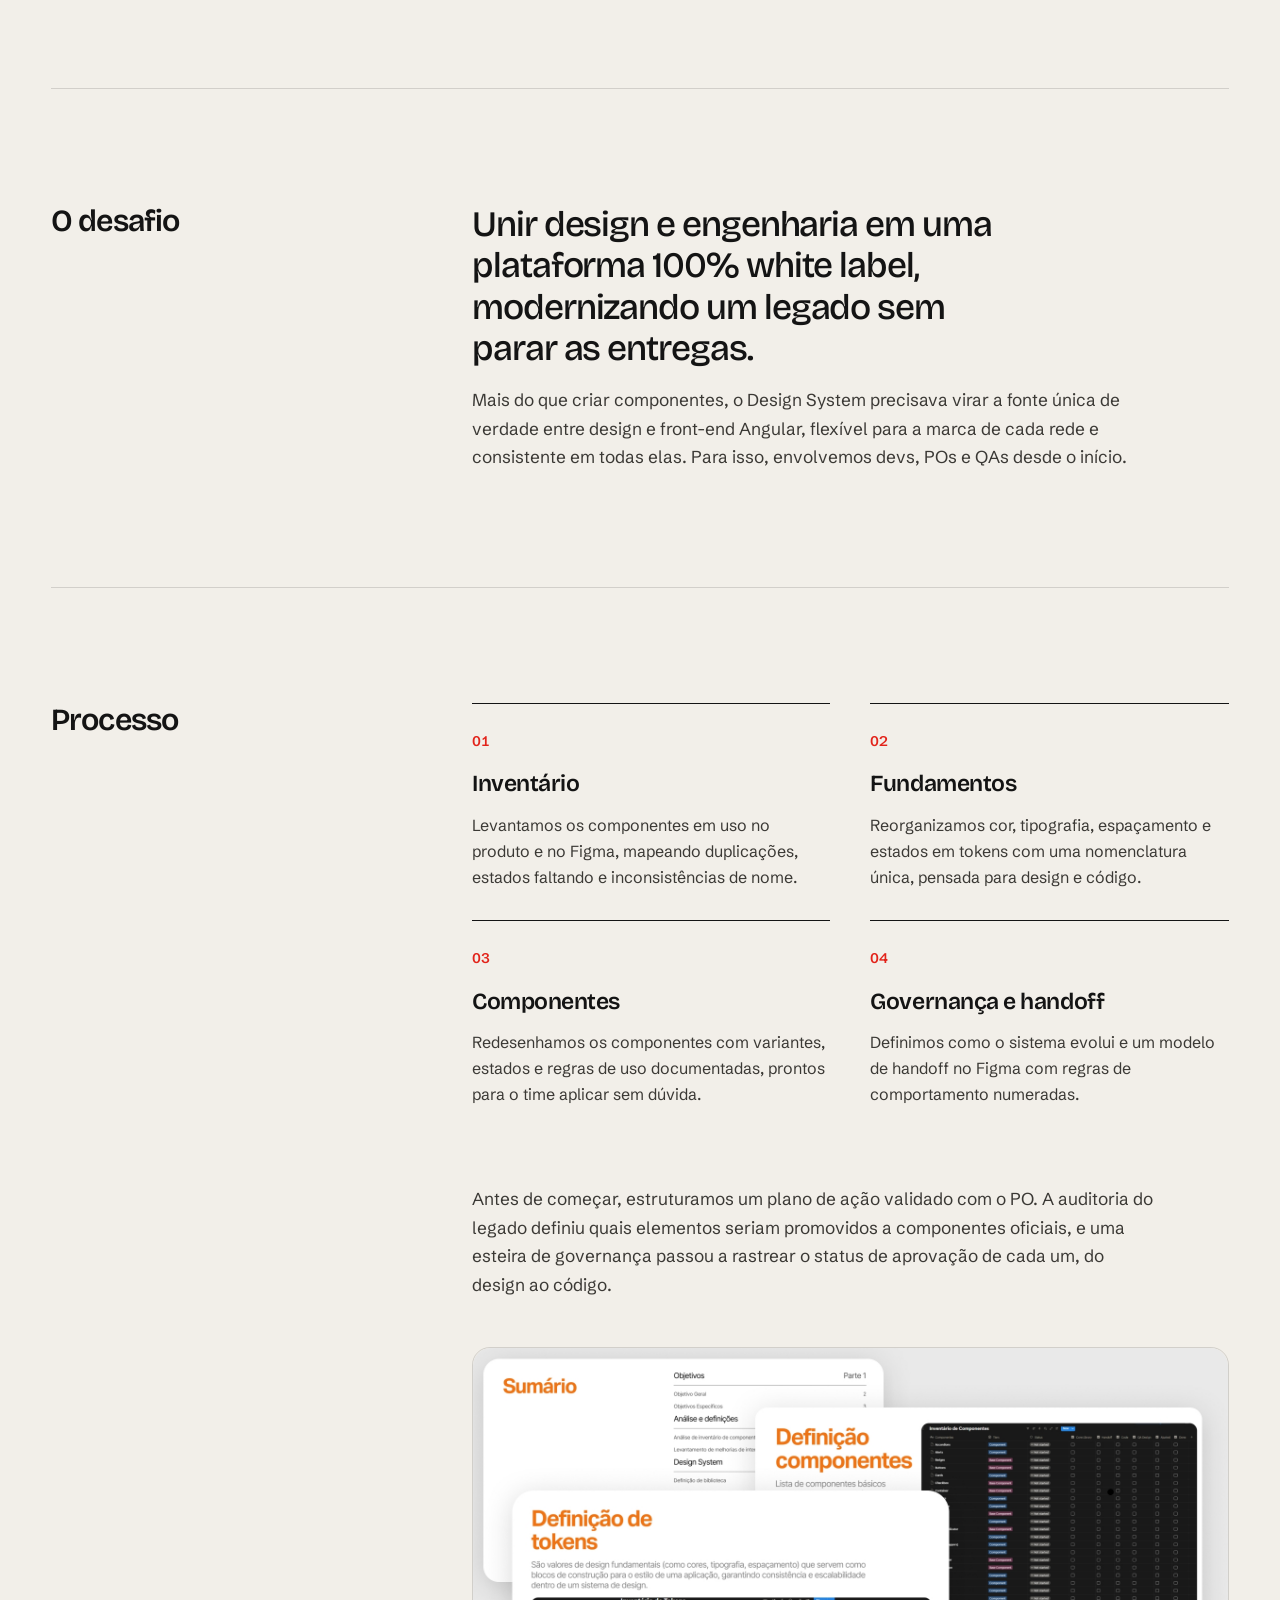
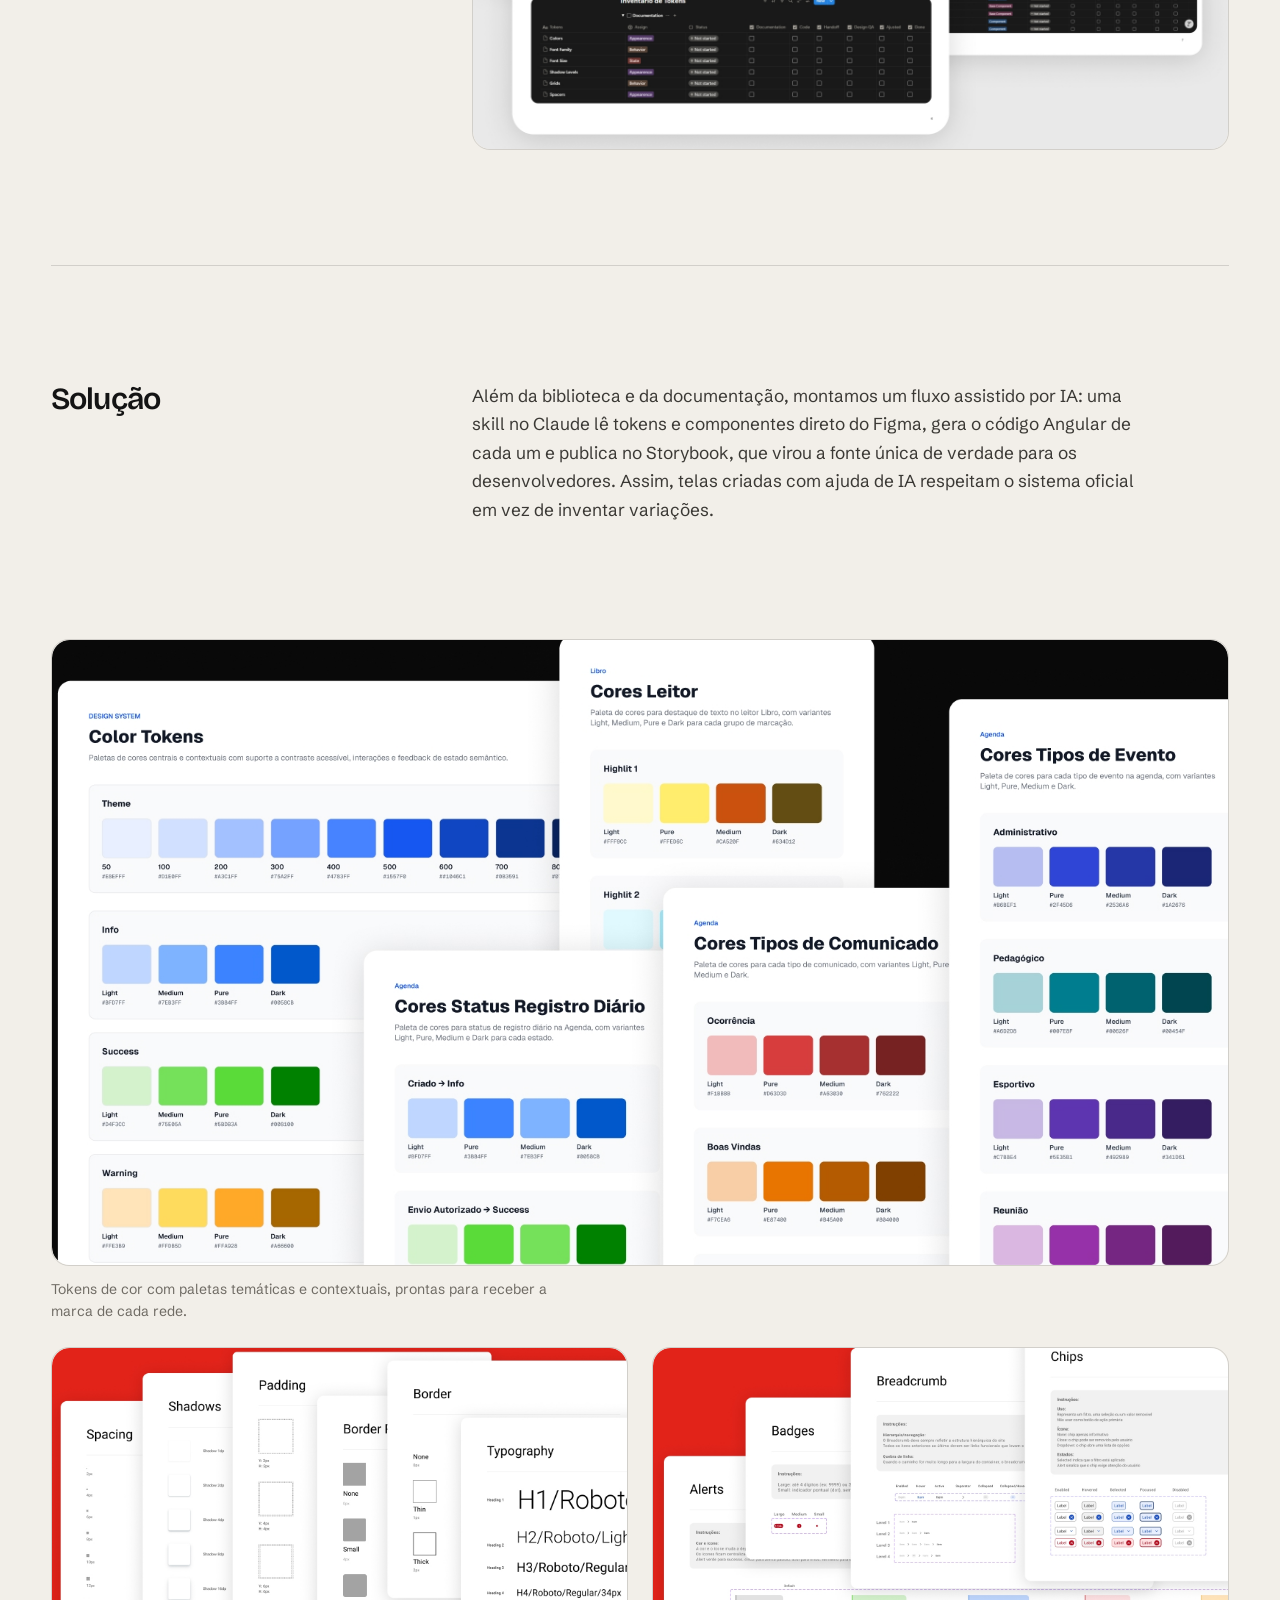
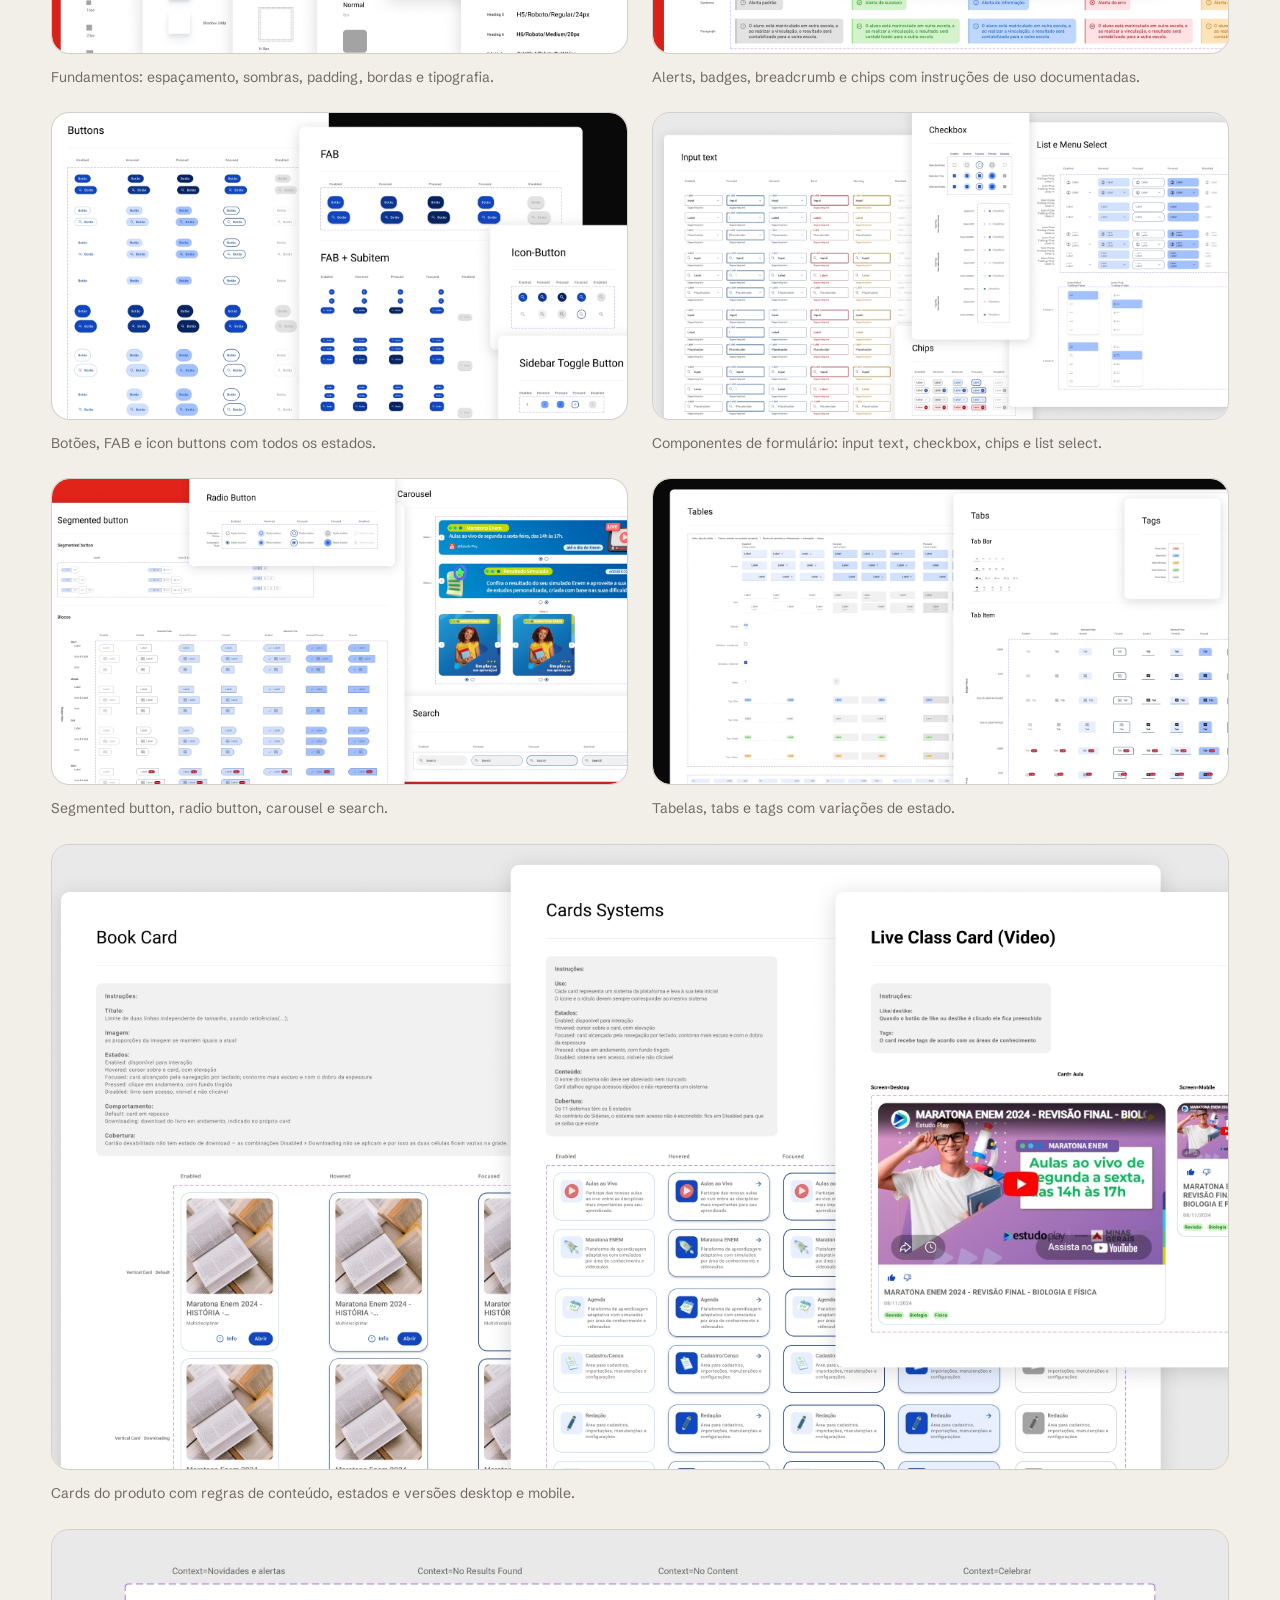
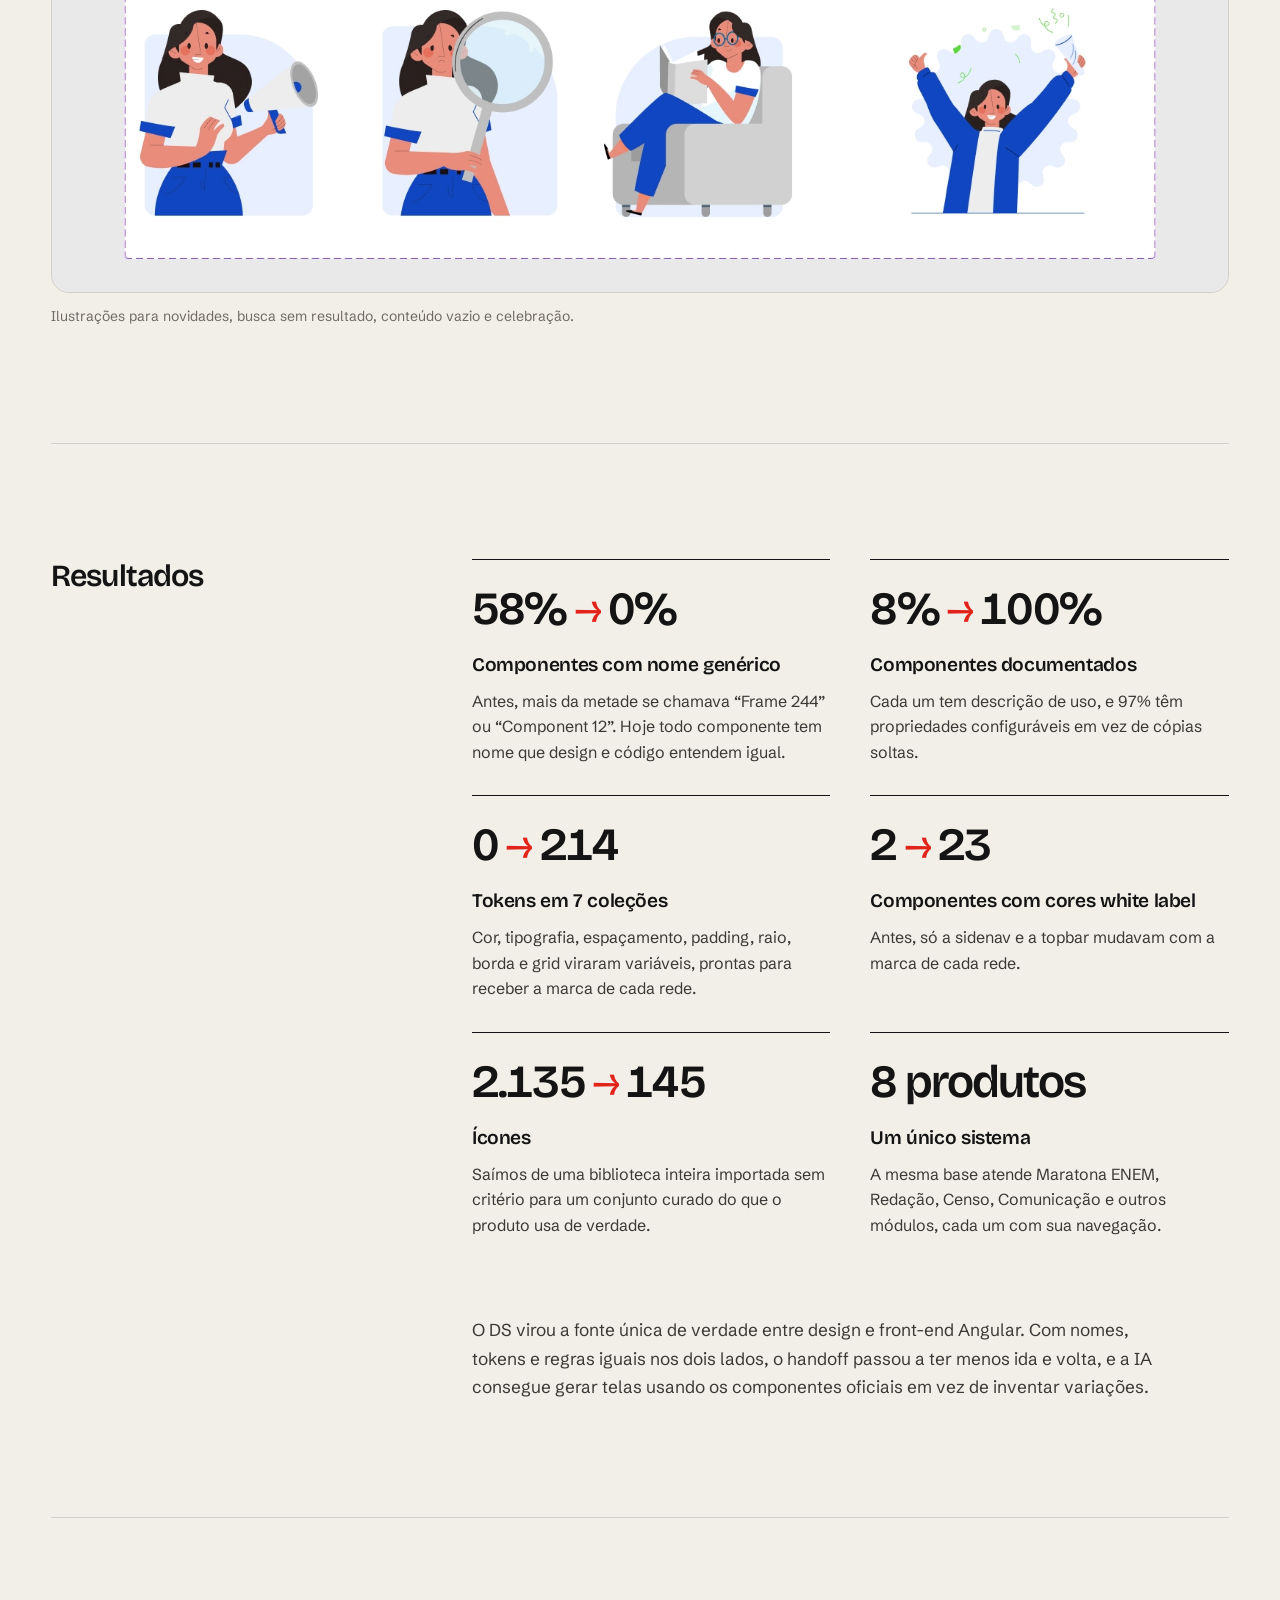
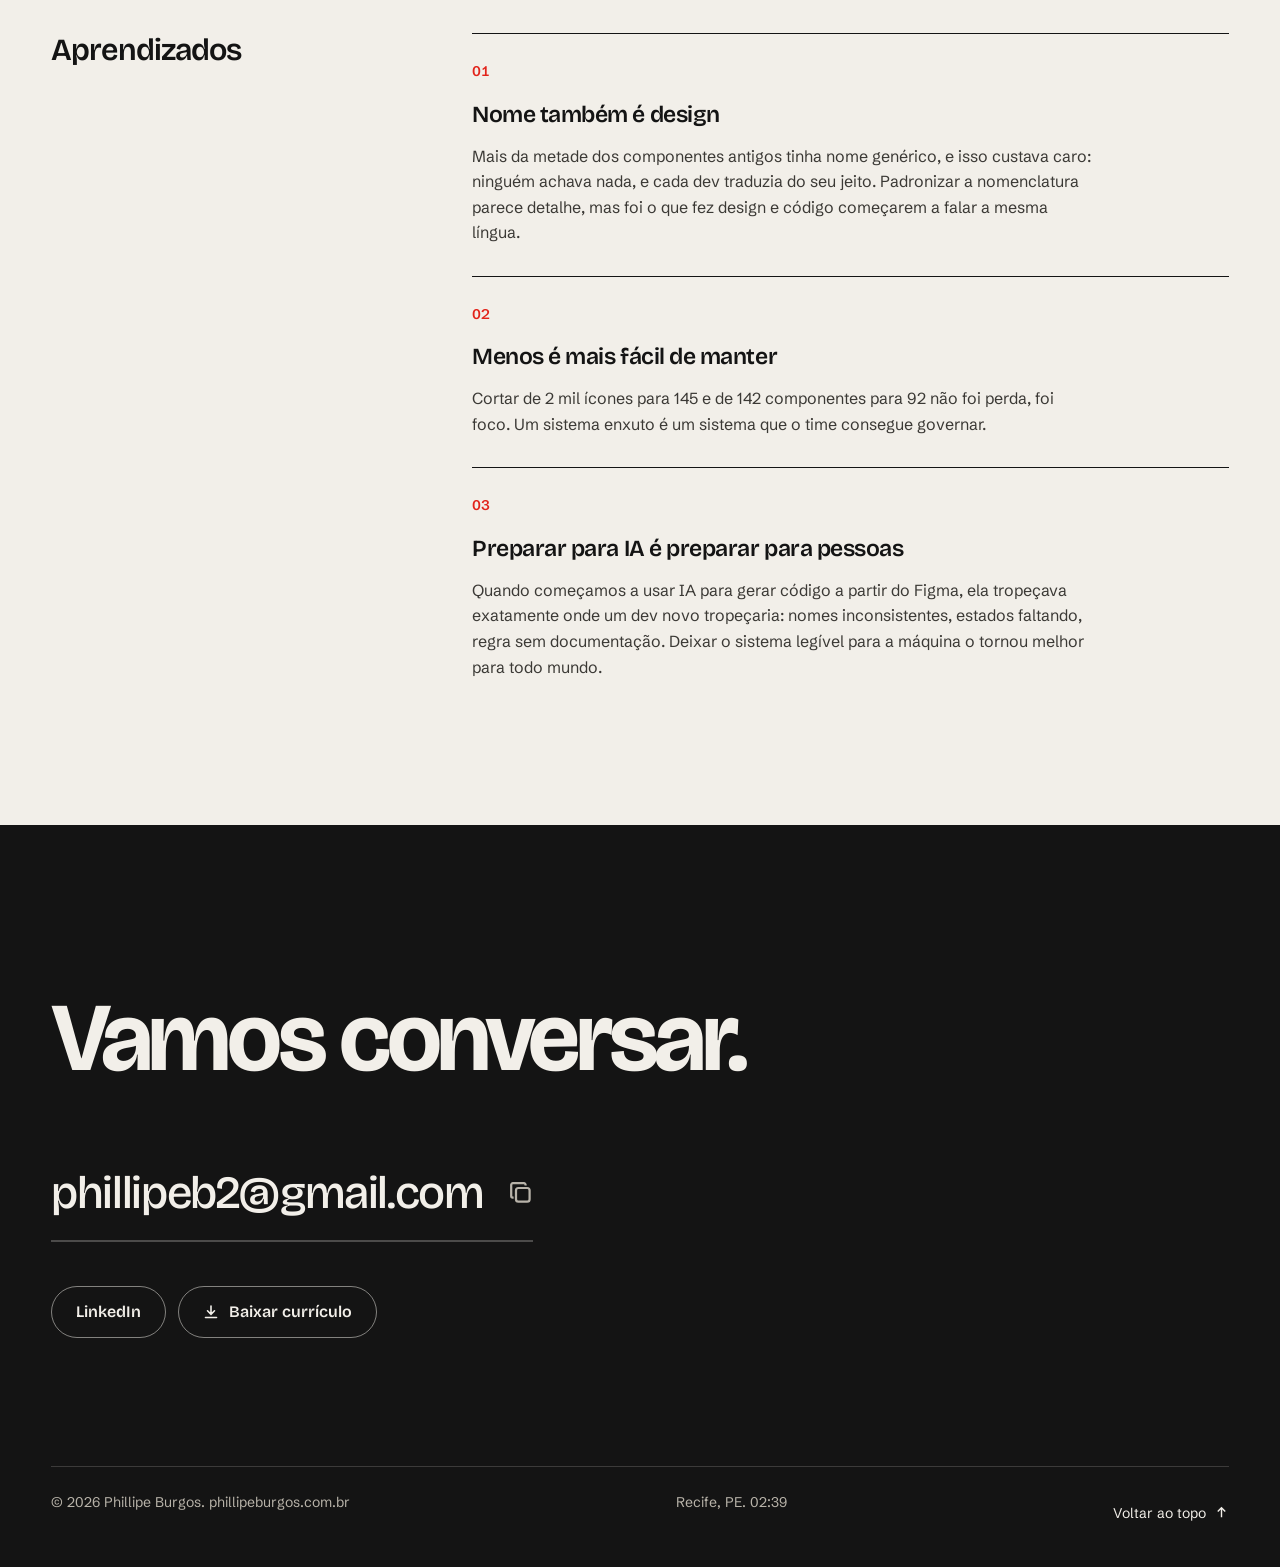
<file: projetos/design-system-libro.html>
<!doctype html>
<html lang="pt-BR">
<head>
<meta charset="utf-8">
<meta name="viewport" content="width=device-width, initial-scale=1, viewport-fit=cover">
<title>Design System Libro | Phillipe Burgos</title>
<meta name="description" content="Um Design System desenhado à mão e governado com IA.">
<link rel="canonical" href="https://www.phillipeburgos.com.br/projetos/design-system-libro.html">
<meta property="og:type" content="website">
<meta property="og:url" content="https://www.phillipeburgos.com.br/projetos/design-system-libro.html">
<meta property="og:title" content="Design System Libro | Phillipe Burgos">
<meta property="og:description" content="Um Design System desenhado à mão e governado com IA.">
<meta name="theme-color" content="#F2EFE9">
<link rel="icon" href="../favicon.svg?v=2" type="image/svg+xml">
<link rel="preconnect" href="https://fonts.googleapis.com">
<link rel="preconnect" href="https://fonts.gstatic.com" crossorigin>
<link href="https://fonts.googleapis.com/css2?family=Bricolage+Grotesque:opsz,wght@12..96,200..800&family=Schibsted+Grotesk:ital,wght@0,400..900;1,400..900&display=swap" rel="stylesheet">
<script>(function(){var d=document.documentElement,s=0,t=setTimeout(function(){s=Date.now();d.classList.add("is-slow")},500);addEventListener("load",function(){clearTimeout(t);if(!s)return;setTimeout(function(){d.classList.add("is-ready");setTimeout(function(){d.classList.remove("is-slow","is-ready")},900)},Math.max(0,1200-(Date.now()-s)))})})()</script>
<script>try{if(sessionStorage.getItem("pt")){document.documentElement.classList.add("pt-in");sessionStorage.removeItem("pt")}}catch(e){}</script>
<script defer src="https://cloud.umami.is/script.js" data-website-id="17da07a0-1ce1-4844-8b0f-482c8715d6e3"></script>
<link rel="stylesheet" href="../css/style.css?v=38">
</head>
<body>
<div class="loader" aria-hidden="true"><span class="loader-word"><span style="--i:0">b</span><span style="--i:1">u</span><span style="--i:2">r</span><span style="--i:3">g</span><span style="--i:4">o</span><span style="--i:5">s</span></span></div>
<a class="skip" href="#conteudo">Pular para o conteúdo</a>
<div class="progress" aria-hidden="true"></div>
<div class="cursor" aria-hidden="true"></div>
<div class="curtain" aria-hidden="true"></div>
<header class="nav">
  <div class="wrap nav-inner">
    <a class="brand" href="../index.html" aria-label="Phillipe Burgos, ir para o início">burgos</a>
    <nav class="menu" aria-label="Principal">
      <a href="../index.html"><span class="roll"><span data-text="Home">Home</span></span><span class="dot"></span></a>
      <a href="../index.html#portfolio" class="is-active"><span class="roll"><span data-text="Portfólio">Portfólio</span></span><span class="dot"></span></a>
      <a href="https://www.linkedin.com/in/phillipeburgos" target="_blank" rel="noopener"><span class="roll"><span data-text="LinkedIn">LinkedIn</span></span><svg class="ico" viewBox="0 0 16 16" fill="none" stroke="currentColor" stroke-width="1.5" aria-hidden="true"><path d="M5 11 11 5M6 5h5v5"/></svg></a>
      <a href="../curriculo-phillipe-burgos.pdf" class="cv js-cv" download><svg class="dl-ico" viewBox="0 0 16 16" fill="none" stroke="currentColor" stroke-width="1.6" stroke-linecap="round" aria-hidden="true"><g class="arrow"><path d="M8 2v8M4.5 6.8 8 10.3l3.5-3.5"/></g><path class="tray" d="M2.5 13.5h11"/></svg><span class="roll"><span data-text="Baixar currículo">Baixar currículo</span></span></a>
    </nav>
    <button class="menu-toggle" type="button" aria-expanded="false" aria-controls="sheet" aria-label="Abrir menu"><span class="bars" aria-hidden="true"></span></button>
  </div>
</header>
<div class="sheet" id="sheet" aria-hidden="true">
  <nav aria-label="Menu">
    <a href="../index.html" style="--i:0">Home</a>
    <a href="../index.html#portfolio" style="--i:1">Portfólio</a>
    <a href="../curriculo-phillipe-burgos.pdf" class="js-cv" download style="--i:2">Baixar currículo<svg class="ico" viewBox="0 0 16 16" fill="none" stroke="currentColor" stroke-width="1.4" aria-hidden="true"><path d="M8 2v9M4.5 7.5 8 11l3.5-3.5M2.5 14h11"/></svg></a>
    <a href="https://www.linkedin.com/in/phillipeburgos" target="_blank" rel="noopener" style="--i:3">LinkedIn<svg class="ico" viewBox="0 0 16 16" fill="none" stroke="currentColor" stroke-width="1.4" aria-hidden="true"><path d="M5 11 11 5M6 5h5v5"/></svg></a>
    <a class="sheet-mail" href="mailto:phillipeb2@gmail.com" style="--i:4">phillipeb2@gmail.com<svg class="ico" viewBox="0 0 16 16" fill="none" stroke="currentColor" stroke-width="1.4" aria-hidden="true"><rect x="2" y="3.5" width="12" height="9" rx="1.5"/><path d="m2.5 4.5 5.5 4.5 5.5-4.5"/></svg></a>
  </nav>
</div>
<main id="conteudo">
  <section class="case-hero wrap">
    <div class="case-bar" hidden>
      <span class="count"><b>01</b> de 04</span>
      <div class="pager">
        <span class="keys" aria-hidden="true">Navegue com <kbd>←</kbd><kbd>→</kbd></span>
        <a class="round" href="ecommerce-nagem.html" aria-label="Projeto anterior: E-commerce Nagem"><svg class="ico" viewBox="0 0 16 16" fill="none" stroke="currentColor" stroke-width="1.5" aria-hidden="true"><path d="M13 8H3M7 4 3 8l4 4"/></svg></a>
        <a class="round" href="gestao-escolar-pluriconnect.html" aria-label="Próximo projeto: Gestão escolar PluriConnect"><svg class="ico" viewBox="0 0 16 16" fill="none" stroke="currentColor" stroke-width="1.5" aria-hidden="true"><path d="M3 8h10M9 4l4 4-4 4"/></svg></a>
      </div>
    </div>

    <p class="case-client"><i></i>Libro Educação</p>
    <h1 class="case-title" aria-label="Design System Libro"><span class="w"><span style="--i:0">Design</span></span> <span class="w"><span style="--i:1">System</span></span> <span class="w"><span style="--i:2">Libro</span></span></h1>
    <p class="case-summary">Um Design System desenhado à mão e governado com IA.</p>

    <dl class="case-meta">
      <div><dt>Cliente</dt><dd>Libro Educação</dd></div>
      <div><dt>Ano</dt><dd>2026</dd></div>
      <div><dt>Meu papel</dt><dd>Redesign e governança do sistema</dd></div>
      <div><dt>Entregas</dt><dd>Biblioteca no Figma, tokens, documentação e handoff</dd></div>
      <div><dt>Time</dt><dd><a href="https://www.linkedin.com/in/maria-clara-ferreira-/" target="_blank" rel="noopener">Clara Ferreira</a></dd></div>
    </dl>

    <div class="case-cover"><img src="../assets/img/projetos/design-system-pluriconnect/capa.jpg" alt="Capa do projeto Design System Libro" decoding="async"></div>
  </section>

  <div class="wrap">
    <section class="case-section">
      <h2>Contexto</h2>
      <div class="body"><p>A Libro Educação é uma plataforma whitelabel de gestão escolar e aprendizagem adaptativa para redes de ensino. Com o produto crescendo, cada nova funcionalidade trazia o risco de uma variação nova de componente, um nome de token diferente ou uma decisão que já tinha sido tomada antes.</p></div>
    </section>

    <section class="case-section">
      <h2>O desafio</h2>
      <div class="body"><p class="big">Unir design e engenharia em uma plataforma 100% white label, modernizando um legado sem parar as entregas.</p><p>Mais do que criar componentes, o Design System precisava virar a fonte única de verdade entre design e front-end Angular, flexível para a marca de cada rede e consistente em todas elas. Para isso, envolvemos devs, POs e QAs desde o início.</p></div>
    </section>

    <section class="case-section">
      <h2>Processo</h2>
      <div class="body"><ol class="steps"><li><h3>Inventário</h3><p>Levantamos os componentes em uso no produto e no Figma, mapeando duplicações, estados faltando e inconsistências de nome.</p></li><li><h3>Fundamentos</h3><p>Reorganizamos cor, tipografia, espaçamento e estados em tokens com uma nomenclatura única, pensada para design e código.</p></li><li><h3>Componentes</h3><p>Redesenhamos os componentes com variantes, estados e regras de uso documentadas, prontos para o time aplicar sem dúvida.</p></li><li><h3>Governança e handoff</h3><p>Definimos como o sistema evolui e um modelo de handoff no Figma com regras de comportamento numeradas.</p></li></ol><p>Antes de começar, estruturamos um plano de ação validado com o PO. A auditoria do legado definiu quais elementos seriam promovidos a componentes oficiais, e uma esteira de governança passou a rastrear o status de aprovação de cada um, do design ao código.</p><figure class="case-figure"><img src="../assets/img/projetos/design-system-pluriconnect/Projeto.jpg" alt="Documentação do projeto com sumário, inventário de componentes e inventário de tokens." width="1600" height="850" loading="lazy" decoding="async"></figure></div>
    </section>

    <section class="case-section" style="border-bottom:0">
      <h2>Solução</h2>
      <div class="body"><p>Além da biblioteca e da documentação, montamos um fluxo assistido por IA: uma skill no Claude lê tokens e componentes direto do Figma, gera o código Angular de cada um e publica no Storybook, que virou a fonte única de verdade para os desenvolvedores. Assim, telas criadas com ajuda de IA respeitam o sistema oficial em vez de inventar variações.</p></div>
    </section>

    <div class="gallery gallery-fit"><figure class="wide"><div class="frame"><img src="../assets/img/projetos/design-system-pluriconnect/DS2.jpg" alt="Tokens de cor com paletas temáticas e contextuais, prontas para receber a marca de cada rede." width="1600" height="850" loading="lazy" decoding="async"></div><figcaption>Tokens de cor com paletas temáticas e contextuais, prontas para receber a marca de cada rede.</figcaption></figure><figure><div class="frame"><img src="../assets/img/projetos/design-system-pluriconnect/DS1.jpg" alt="Fundamentos: espaçamento, sombras, padding, bordas e tipografia." width="1600" height="850" loading="lazy" decoding="async"></div><figcaption>Fundamentos: espaçamento, sombras, padding, bordas e tipografia.</figcaption></figure><figure><div class="frame"><img src="../assets/img/projetos/design-system-pluriconnect/DS4.jpg" alt="Alerts, badges, breadcrumb e chips com instruções de uso documentadas." width="1600" height="850" loading="lazy" decoding="async"></div><figcaption>Alerts, badges, breadcrumb e chips com instruções de uso documentadas.</figcaption></figure><figure><div class="frame"><img src="../assets/img/projetos/design-system-pluriconnect/DS5.jpg" alt="Botões, FAB e icon buttons com todos os estados." width="1600" height="850" loading="lazy" decoding="async"></div><figcaption>Botões, FAB e icon buttons com todos os estados.</figcaption></figure><figure><div class="frame"><img src="../assets/img/projetos/design-system-pluriconnect/DS6.jpg" alt="Componentes de formulário: input text, checkbox, chips e list select." width="1600" height="850" loading="lazy" decoding="async"></div><figcaption>Componentes de formulário: input text, checkbox, chips e list select.</figcaption></figure><figure><div class="frame"><img src="../assets/img/projetos/design-system-pluriconnect/DS7.jpg" alt="Segmented button, radio button, carousel e search." width="1600" height="850" loading="lazy" decoding="async"></div><figcaption>Segmented button, radio button, carousel e search.</figcaption></figure><figure><div class="frame"><img src="../assets/img/projetos/design-system-pluriconnect/DS8.jpg" alt="Tabelas, tabs e tags com variações de estado." width="1600" height="850" loading="lazy" decoding="async"></div><figcaption>Tabelas, tabs e tags com variações de estado.</figcaption></figure><figure class="wide"><div class="frame"><img src="../assets/img/projetos/design-system-pluriconnect/DS9.jpg" alt="Cards do produto com regras de conteúdo, estados e versões desktop e mobile." width="1600" height="850" loading="lazy" decoding="async"></div><figcaption>Cards do produto com regras de conteúdo, estados e versões desktop e mobile.</figcaption></figure><figure class="wide"><div class="frame"><img src="../assets/img/projetos/design-system-pluriconnect/DS3.jpg" alt="Ilustrações para novidades, busca sem resultado, conteúdo vazio e celebração." width="1600" height="493" loading="lazy" decoding="async"></div><figcaption>Ilustrações para novidades, busca sem resultado, conteúdo vazio e celebração.</figcaption></figure></div>

    <section class="case-section">
      <h2>Resultados</h2>
      <div class="body"><ul class="stats"><li><b class="stat-num">58% <i>→</i> 0%</b><h3>Componentes com nome genérico</h3><p>Antes, mais da metade se chamava “Frame 244” ou “Component 12”. Hoje todo componente tem nome que design e código entendem igual.</p></li><li><b class="stat-num">8% <i>→</i> 100%</b><h3>Componentes documentados</h3><p>Cada um tem descrição de uso, e 97% têm propriedades configuráveis em vez de cópias soltas.</p></li><li><b class="stat-num">0 <i>→</i> 214</b><h3>Tokens em 7 coleções</h3><p>Cor, tipografia, espaçamento, padding, raio, borda e grid viraram variáveis, prontas para receber a marca de cada rede.</p></li><li><b class="stat-num">2 <i>→</i> 23</b><h3>Componentes com cores white label</h3><p>Antes, só a sidenav e a topbar mudavam com a marca de cada rede.</p></li><li><b class="stat-num">2.135 <i>→</i> 145</b><h3>Ícones</h3><p>Saímos de uma biblioteca inteira importada sem critério para um conjunto curado do que o produto usa de verdade.</p></li><li><b class="stat-num">8 produtos</b><h3>Um único sistema</h3><p>A mesma base atende Maratona ENEM, Redação, Censo, Comunicação e outros módulos, cada um com sua navegação.</p></li></ul><p>O DS virou a fonte única de verdade entre design e front-end Angular. Com nomes, tokens e regras iguais nos dois lados, o handoff passou a ter menos ida e volta, e a IA consegue gerar telas usando os componentes oficiais em vez de inventar variações.</p></div>
    </section>

    <section class="case-section" style="border-bottom:0">
      <h2>Aprendizados</h2>
      <div class="body"><ol class="steps one"><li><h3>Nome também é design</h3><p>Mais da metade dos componentes antigos tinha nome genérico, e isso custava caro: ninguém achava nada, e cada dev traduzia do seu jeito. Padronizar a nomenclatura parece detalhe, mas foi o que fez design e código começarem a falar a mesma língua.</p></li><li><h3>Menos é mais fácil de manter</h3><p>Cortar de 2 mil ícones para 145 e de 142 componentes para 92 não foi perda, foi foco. Um sistema enxuto é um sistema que o time consegue governar.</p></li><li><h3>Preparar para IA é preparar para pessoas</h3><p>Quando começamos a usar IA para gerar código a partir do Figma, ela tropeçava exatamente onde um dev novo tropeçaria: nomes inconsistentes, estados faltando, regra sem documentação. Deixar o sistema legível para a máquina o tornou melhor para todo mundo.</p></li></ol></div>
    </section>
  </div>

  <nav class="pn" aria-label="Outros projetos" hidden>
    <a class="pn-item pn-prev" href="ecommerce-nagem.html">
      <span class="pn-bg" aria-hidden="true"><img src="../assets/img/projetos/ecommerce-nagem/capa.svg" alt="" loading="lazy" decoding="async"></span>
      <span class="pn-top"><span class="pn-go" aria-hidden="true"><svg class="ico" viewBox="0 0 16 16" fill="none" stroke="currentColor" stroke-width="1.5" aria-hidden="true"><path d="M13 8H3M7 4 3 8l4 4"/></svg></span><span class="pn-long">Projeto anterior</span><span class="pn-short">Anterior</span></span>
      <span><span class="pn-title">E-commerce Nagem</span><span class="pn-desc">Jornada de compra B2C redesenhada com foco em conversão, do catálogo ao checkout.</span></span>
    </a>
    <a class="pn-item pn-next" href="gestao-escolar-pluriconnect.html">
      <span class="pn-bg" aria-hidden="true"><img src="../assets/img/projetos/gestao-escolar-pluriconnect/capa.svg" alt="" loading="lazy" decoding="async"></span>
      <span class="pn-top"><span class="pn-go" aria-hidden="true"><svg class="ico" viewBox="0 0 16 16" fill="none" stroke="currentColor" stroke-width="1.5" aria-hidden="true"><path d="M3 8h10M9 4l4 4-4 4"/></svg></span><span class="pn-long">Próximo projeto</span><span class="pn-short">Próximo</span></span>
      <span><span class="pn-title" style="margin-left:auto">Gestão escolar PluriConnect</span><span class="pn-desc" style="margin-left:auto">Regras de gestão escolar e aprendizagem adaptativa traduzidas em jornadas simples para gestores e professores.</span></span>
    </a>
  </nav>
</main>
<footer class="contact on-dark" id="contato">
  <div class="wrap">
    <h2>Vamos conversar.</h2>
    <button class="mail" type="button" data-email="phillipeb2@gmail.com" aria-label="Copiar e-mail phillipeb2@gmail.com">
      <span class="mail-text">phillipeb2@gmail.com</span>
      <span class="mail-state" aria-hidden="true">
        <svg class="ico" viewBox="0 0 16 16" fill="none" stroke="currentColor" stroke-width="1.4" aria-hidden="true"><rect x="5" y="5" width="8.5" height="8.5" rx="1.5"/><path d="M11 3.5V3a1 1 0 0 0-1-1H3a1 1 0 0 0-1 1v7a1 1 0 0 0 1 1h.5"/></svg>
      </span>
    </button>
    <div class="contact-links">
      <a class="btn btn-ghost" href="https://www.linkedin.com/in/phillipeburgos" target="_blank" rel="noopener">LinkedIn</a>
      <a class="btn btn-ghost js-cv" href="../curriculo-phillipe-burgos.pdf" download><svg class="dl-ico" viewBox="0 0 16 16" fill="none" stroke="currentColor" stroke-width="1.6" stroke-linecap="round" aria-hidden="true"><g class="arrow"><path d="M8 2v8M4.5 6.8 8 10.3l3.5-3.5"/></g><path class="tray" d="M2.5 13.5h11"/></svg>Baixar currículo</a>
    </div>
    <div class="foot">
      <span>© <span class="year">2026</span> Phillipe Burgos. phillipeburgos.com.br</span>
      <span>Recife, PE. <span class="clock"></span></span>
      <button type="button" class="to-top">Voltar ao topo <svg class="ico" viewBox="0 0 16 16" fill="none" stroke="currentColor" stroke-width="1.5" aria-hidden="true"><path d="M8 13V3M4 7l4-4 4 4"/></svg></button>
    </div>
  </div>
</footer>
<div class="toast" role="status" aria-live="polite"><i><svg viewBox="0 0 10 10" fill="none" stroke="#fff" stroke-width="1.8" aria-hidden="true"><path d="M2 5.2 4.2 7.3 8 3"/></svg></i><span>E-mail copiado</span></div><script src="../js/main.js?v=12" defer></script>
<script src="../js/projeto.js?v=2" defer></script>
</body>
</html>
</file>
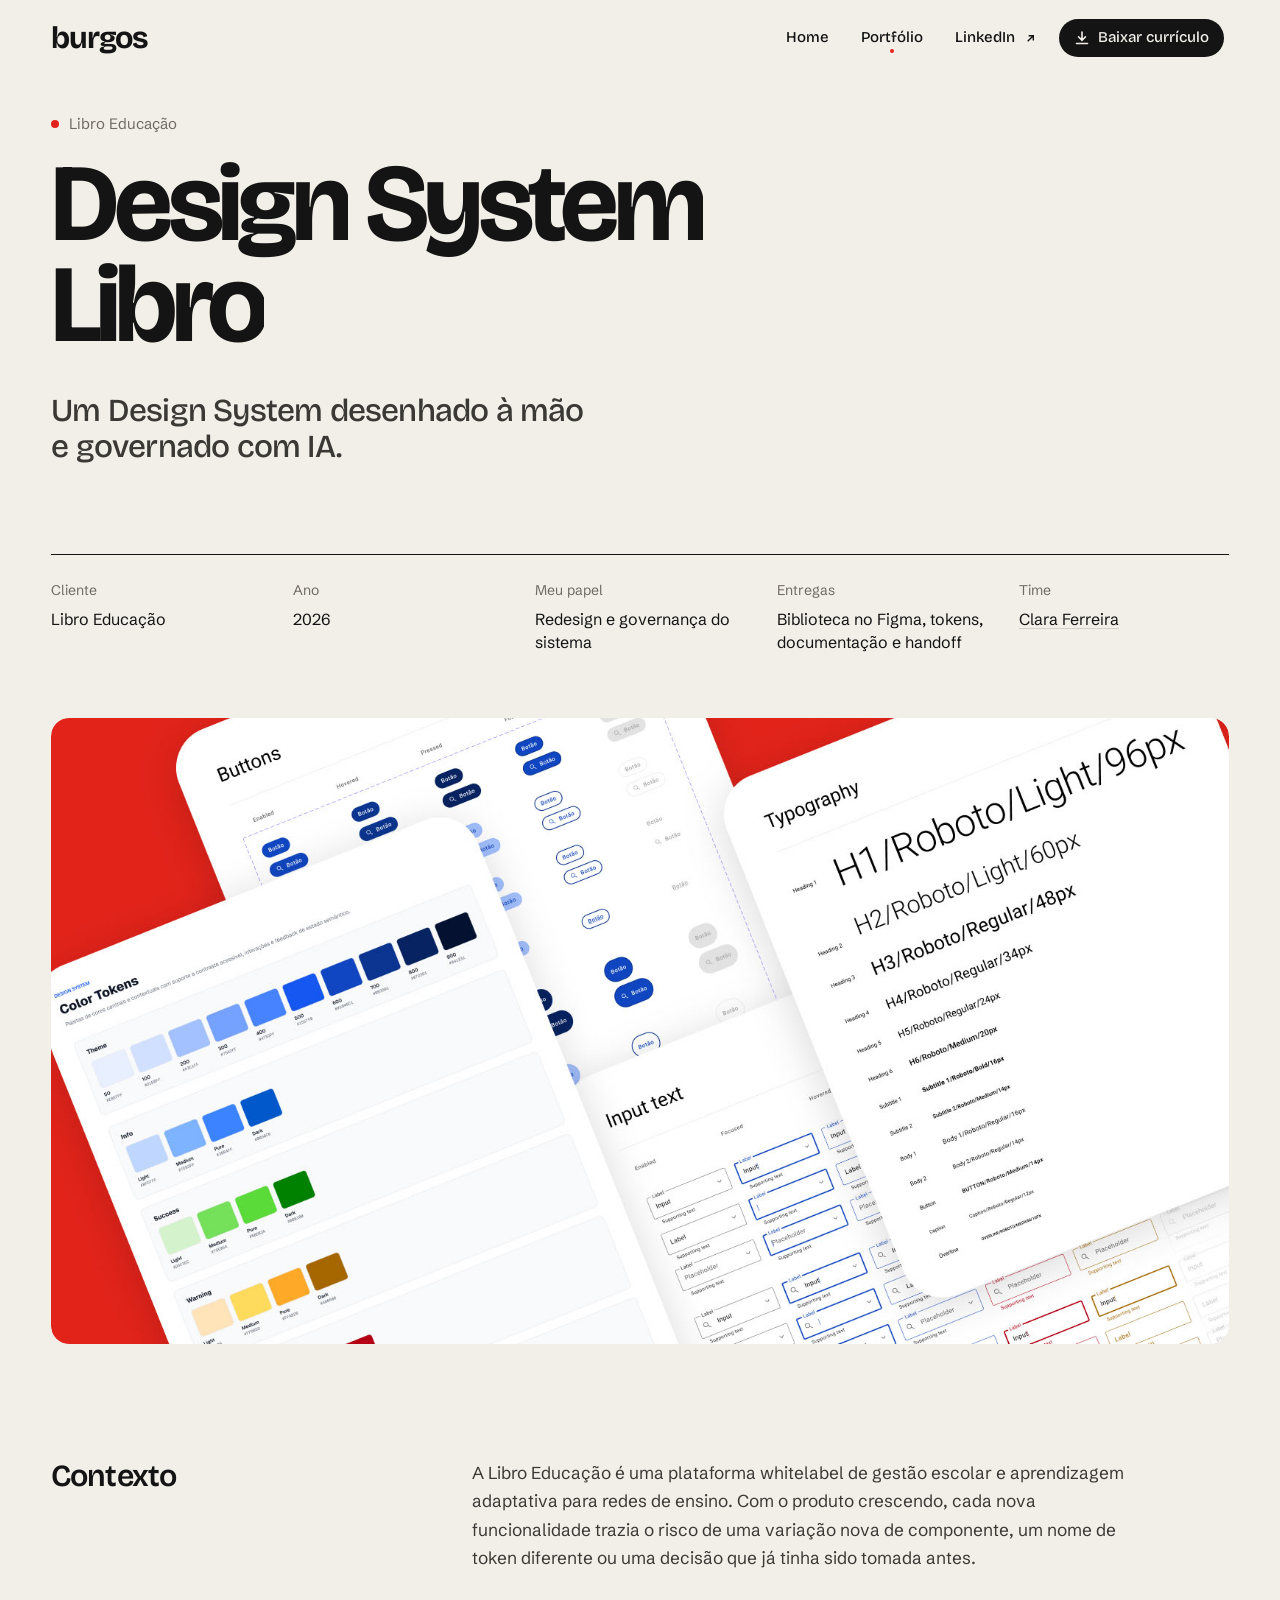
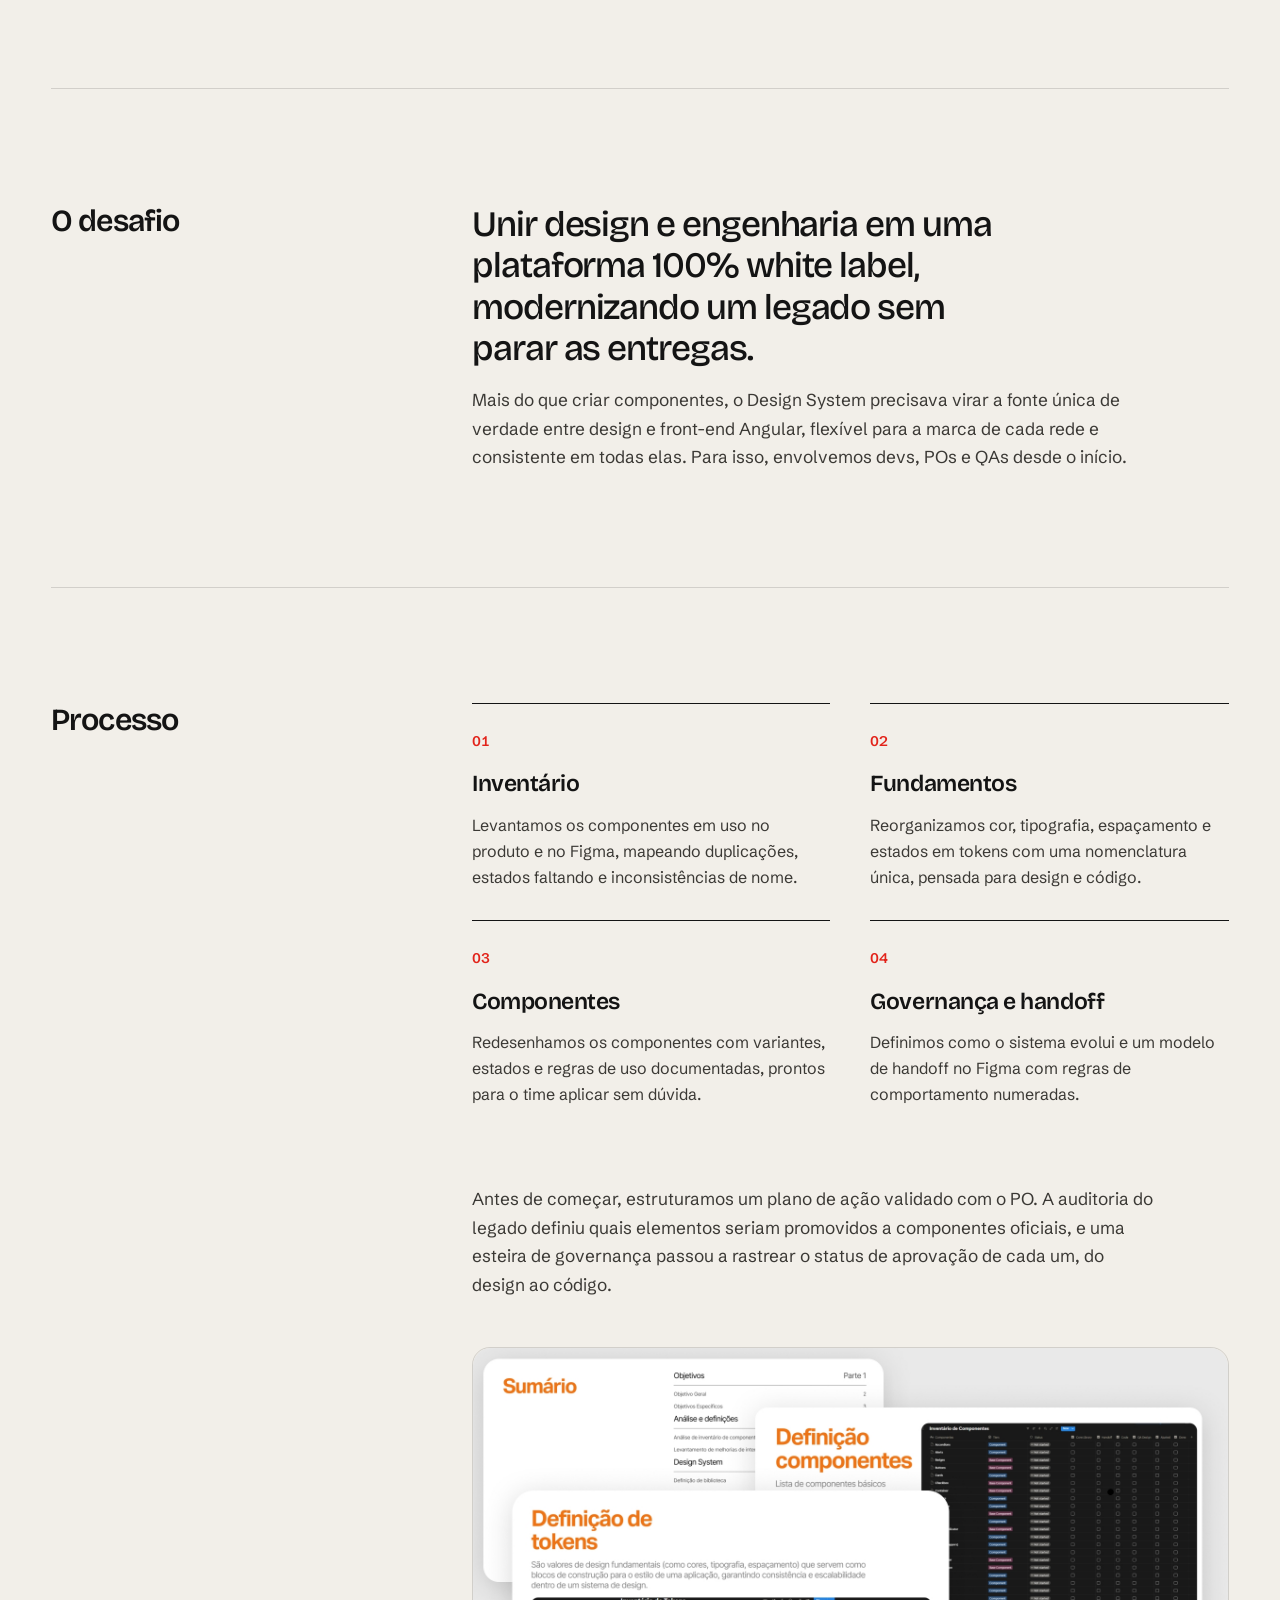
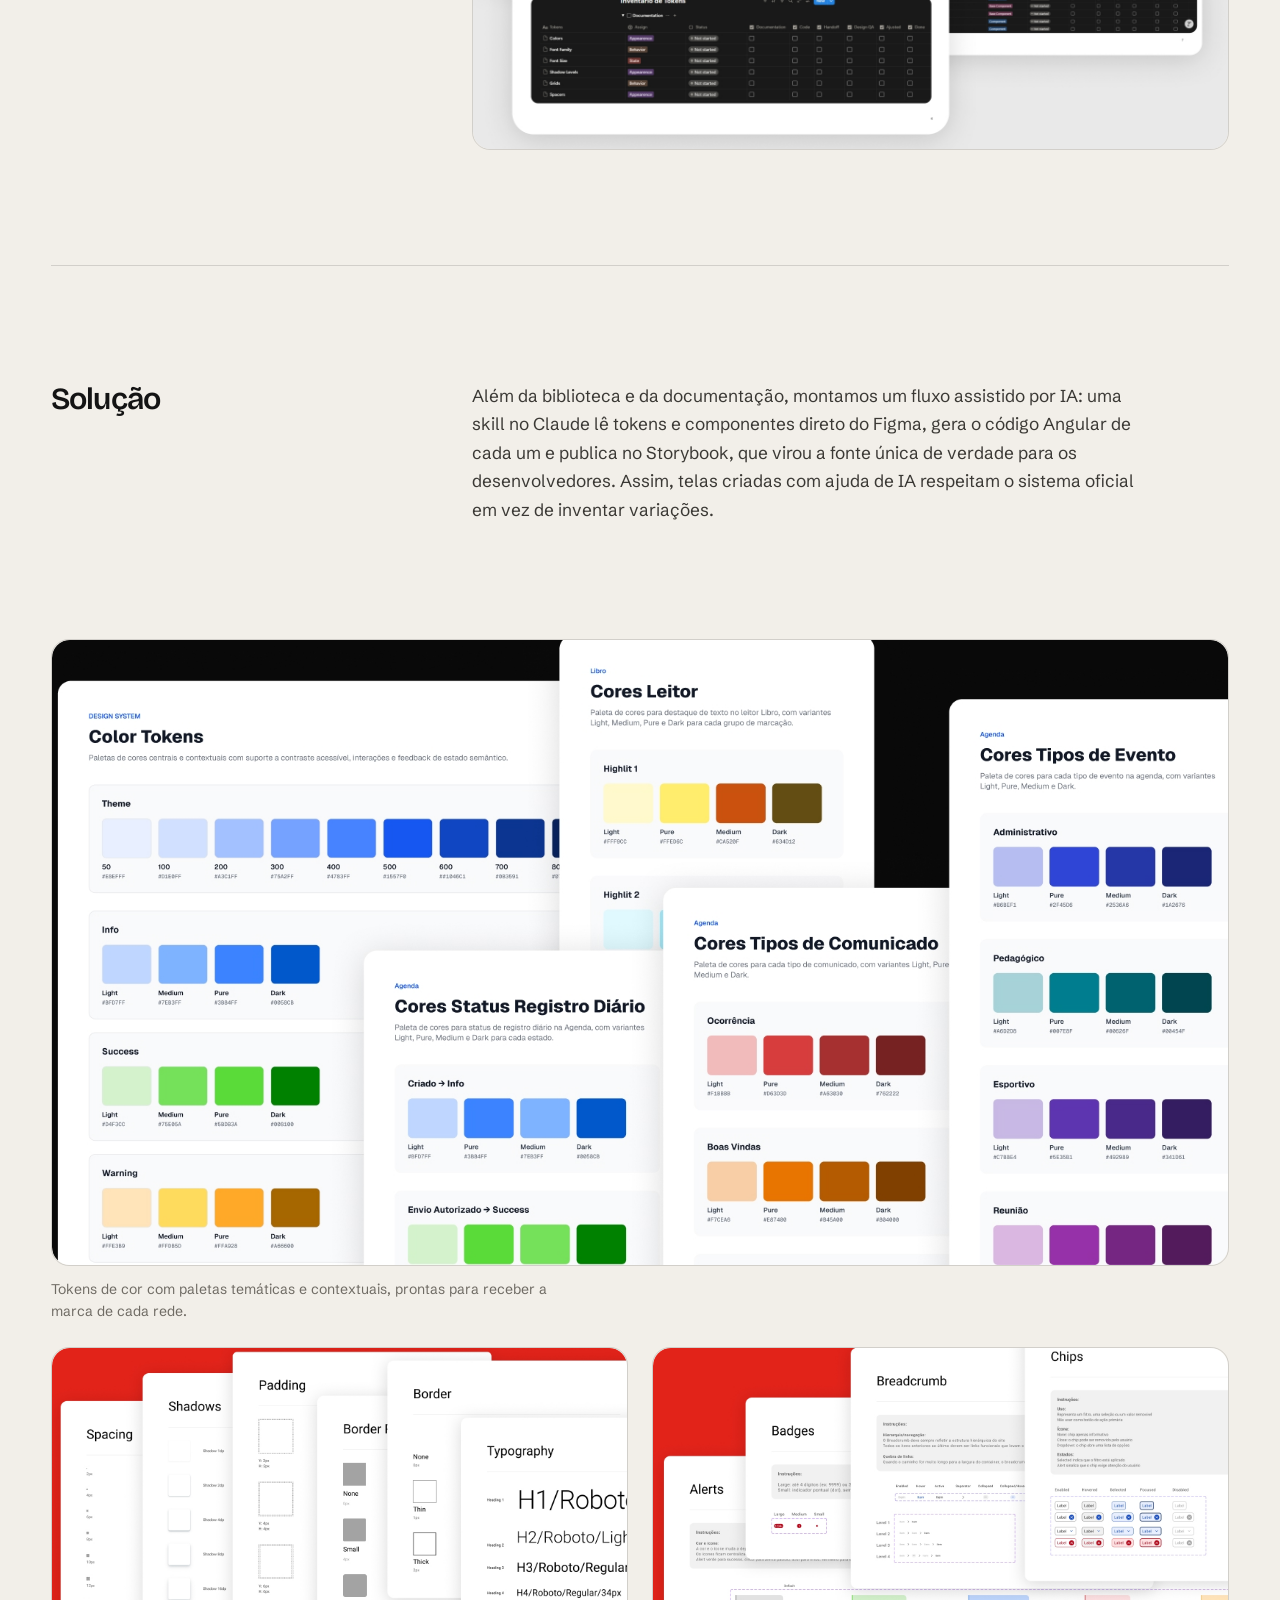
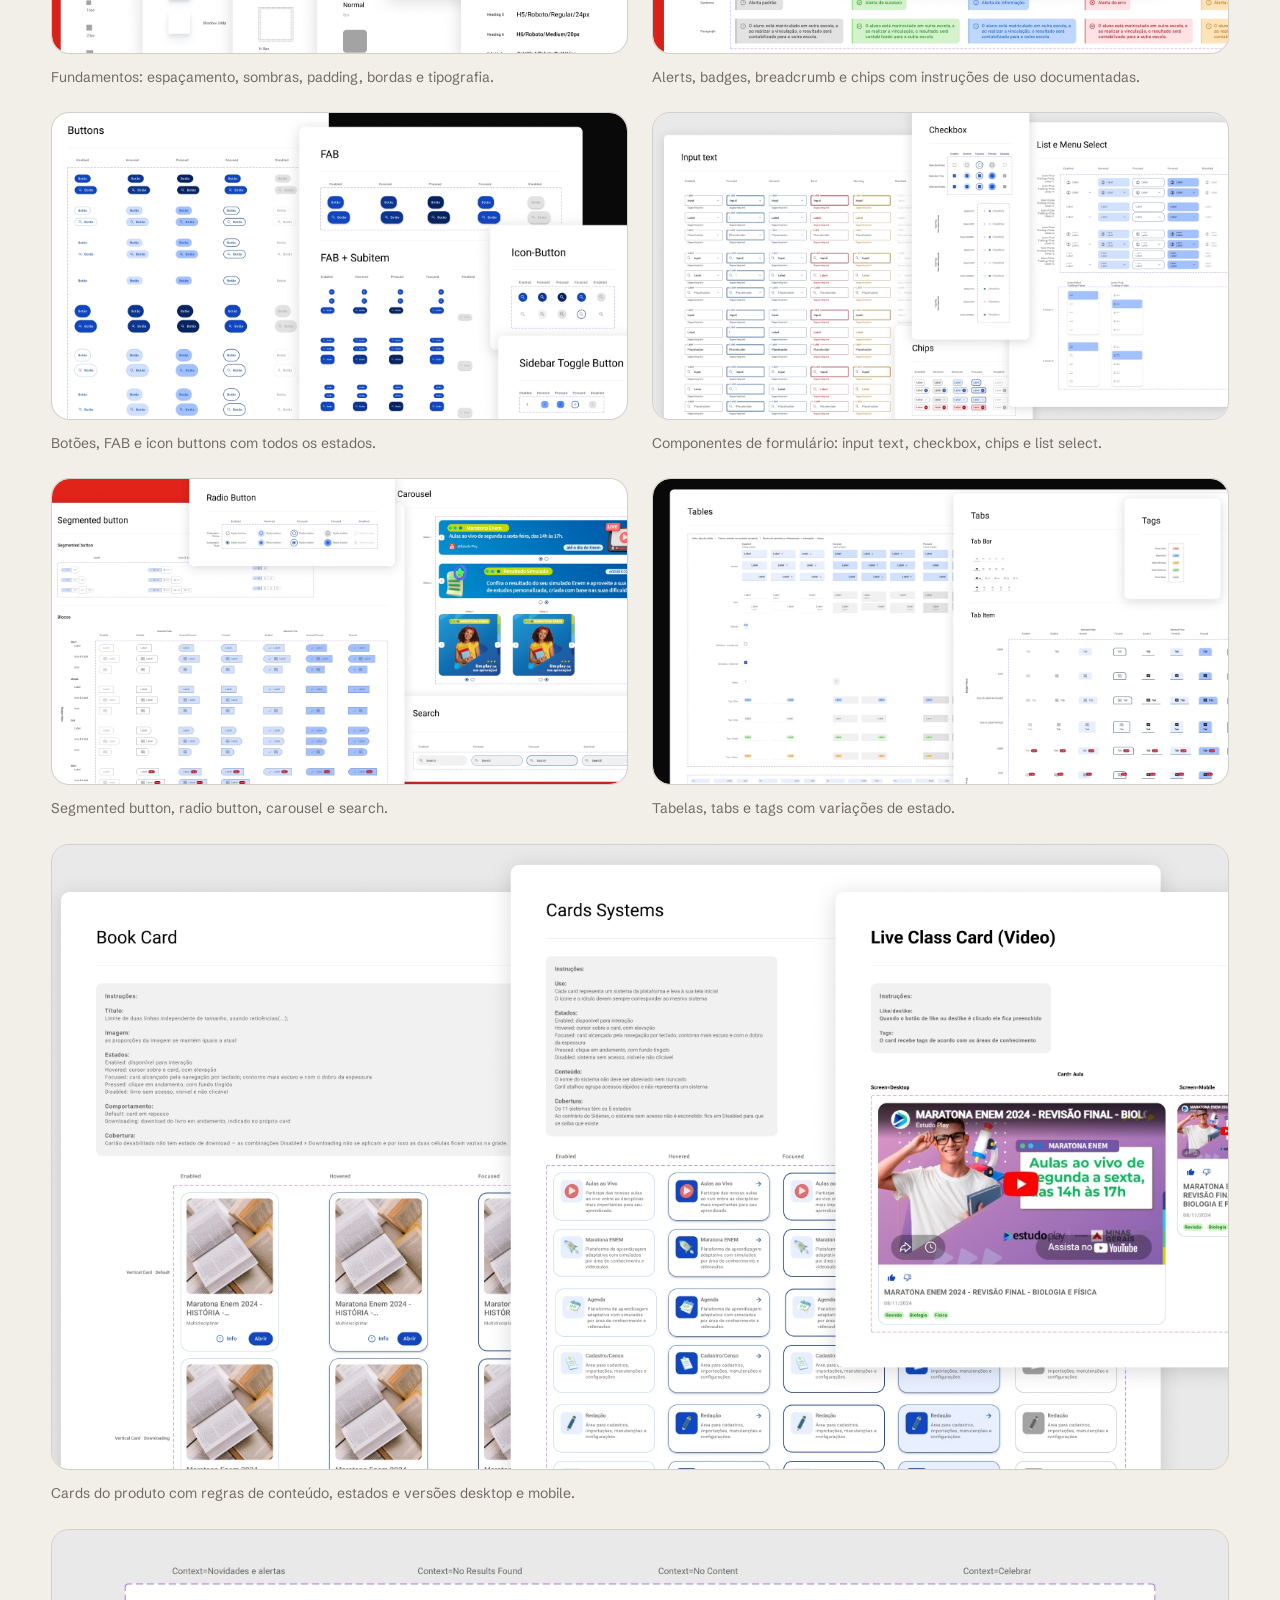
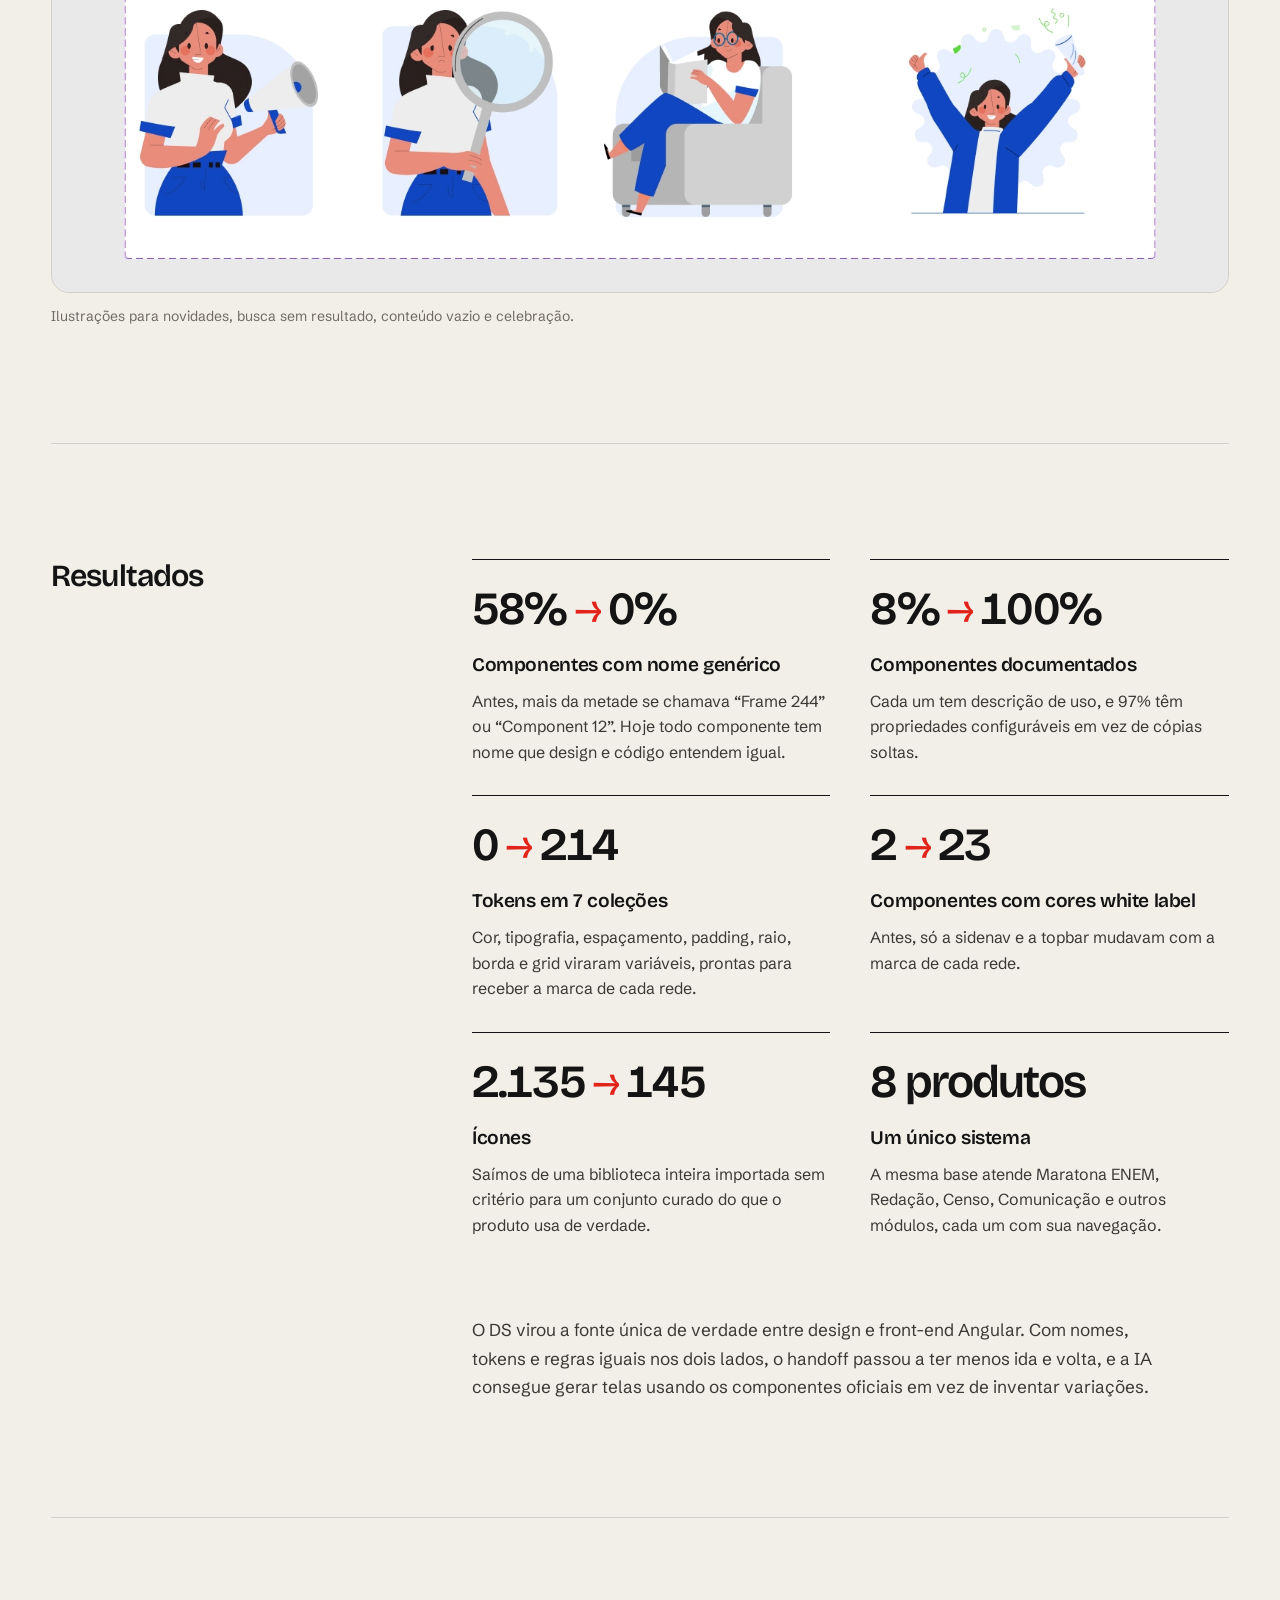
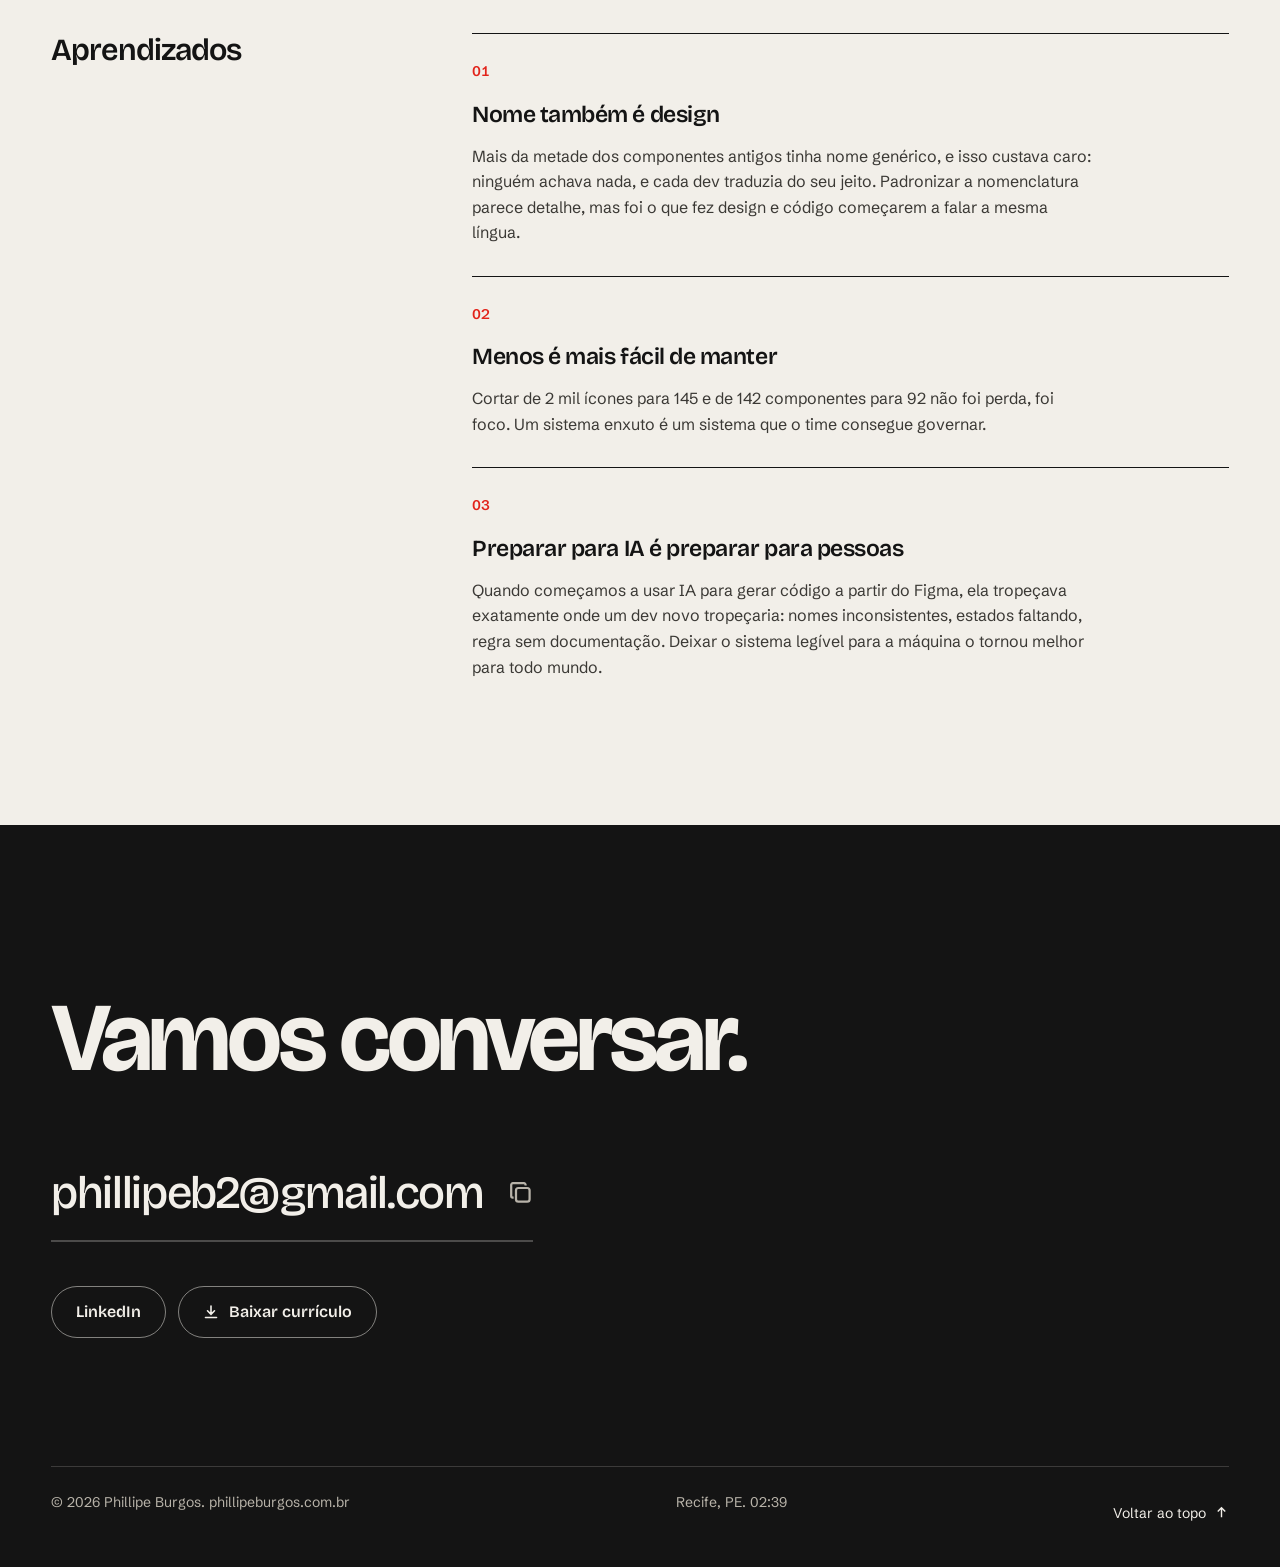
<file: projetos/design-system-pluriconnect.html>
<!doctype html>
<html lang="pt-BR">
<head>
<meta charset="utf-8">
<title>Design System Libro | Phillipe Burgos</title>
<link rel="canonical" href="https://www.phillipeburgos.com.br/projetos/design-system-libro.html">
<meta name="robots" content="noindex">
<meta http-equiv="refresh" content="0; url=design-system-libro.html">
<script>location.replace("design-system-libro.html"+location.hash)</script>
</head>
<body><a href="design-system-libro.html">Design System Libro</a></body>
</html>
</file>
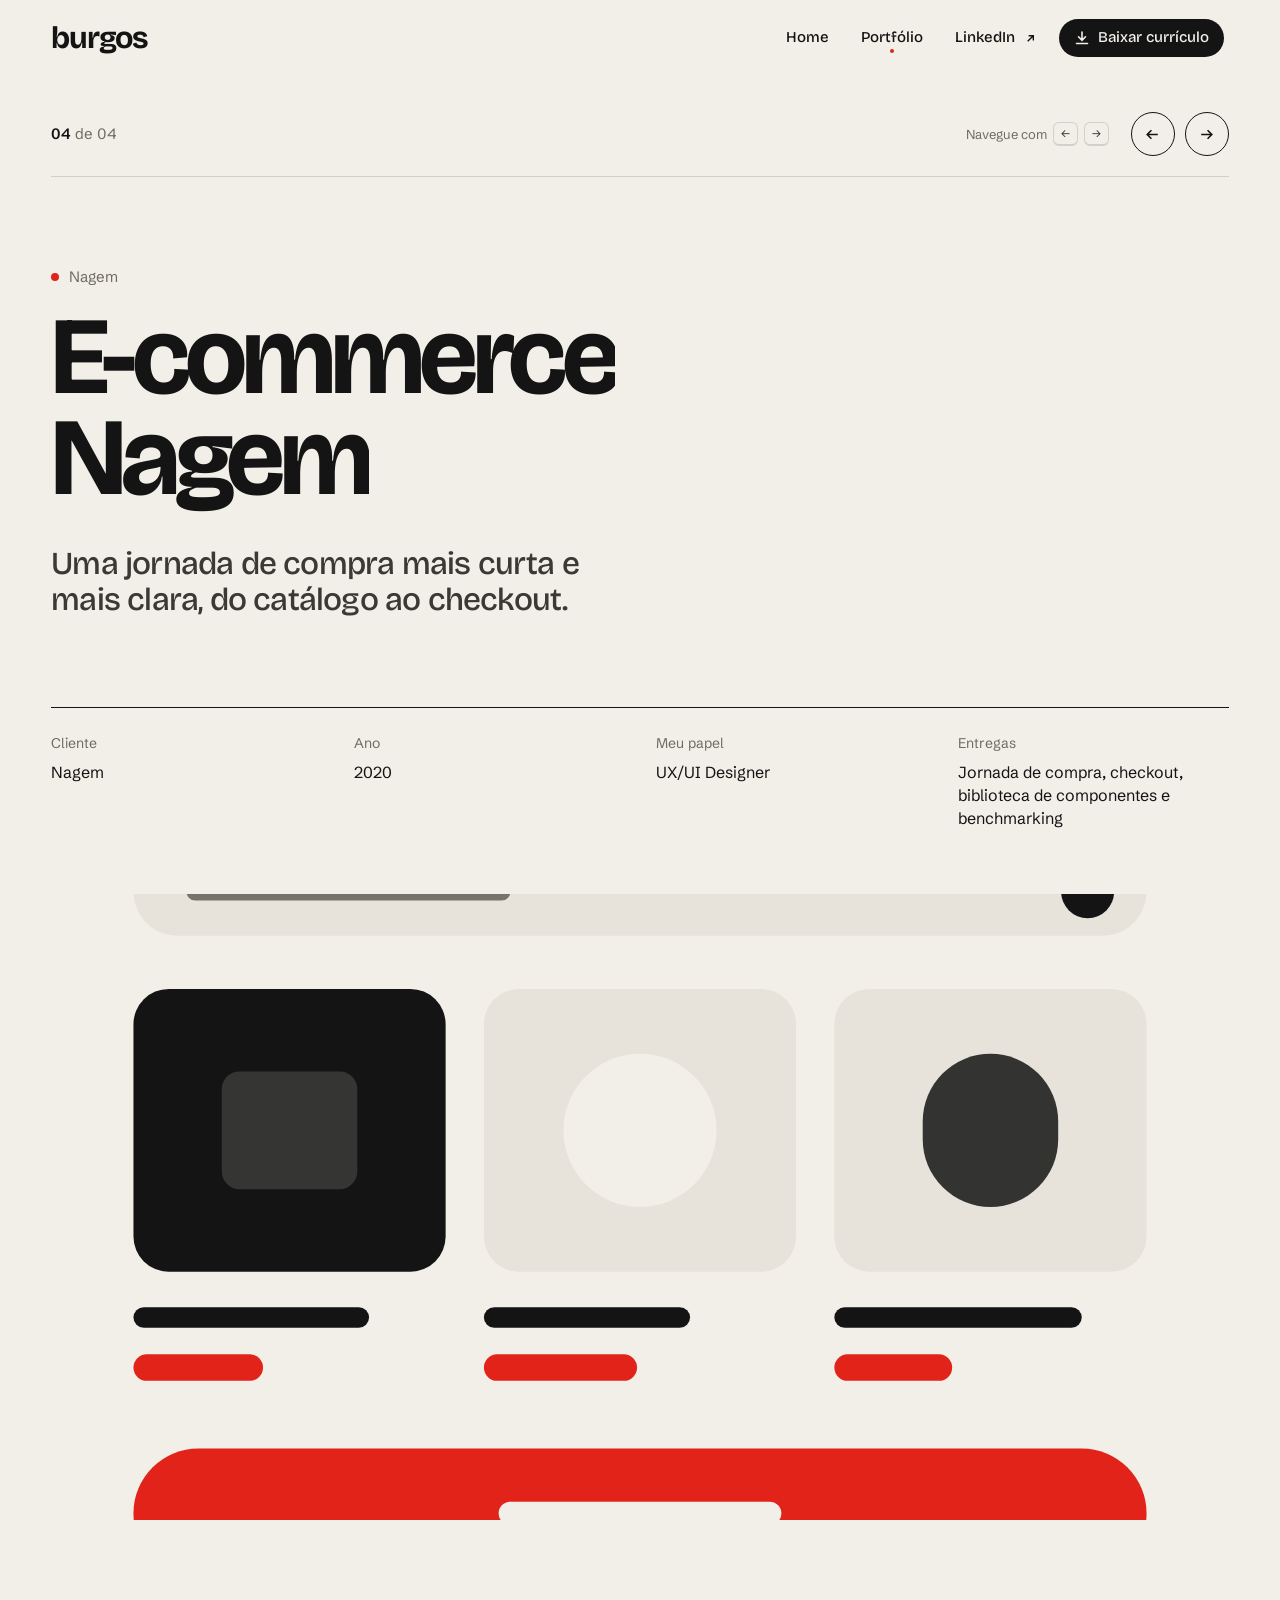
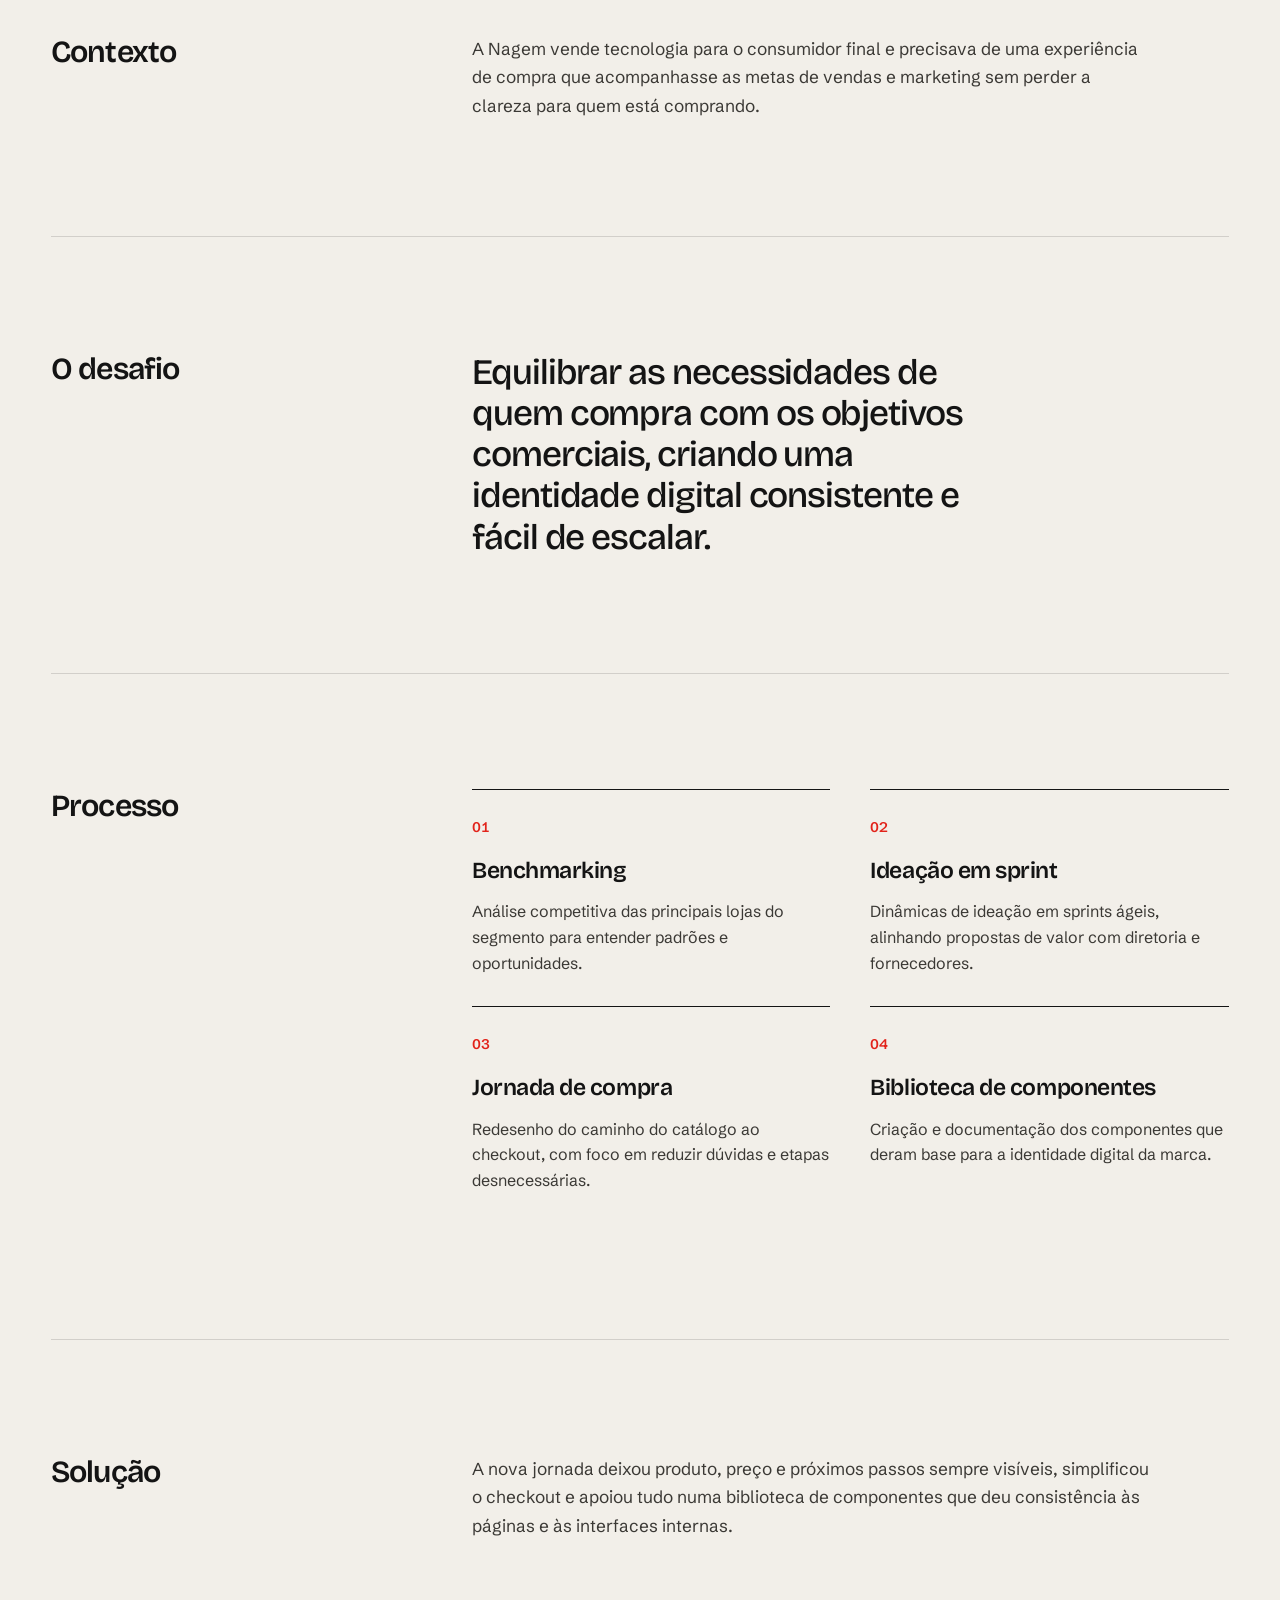
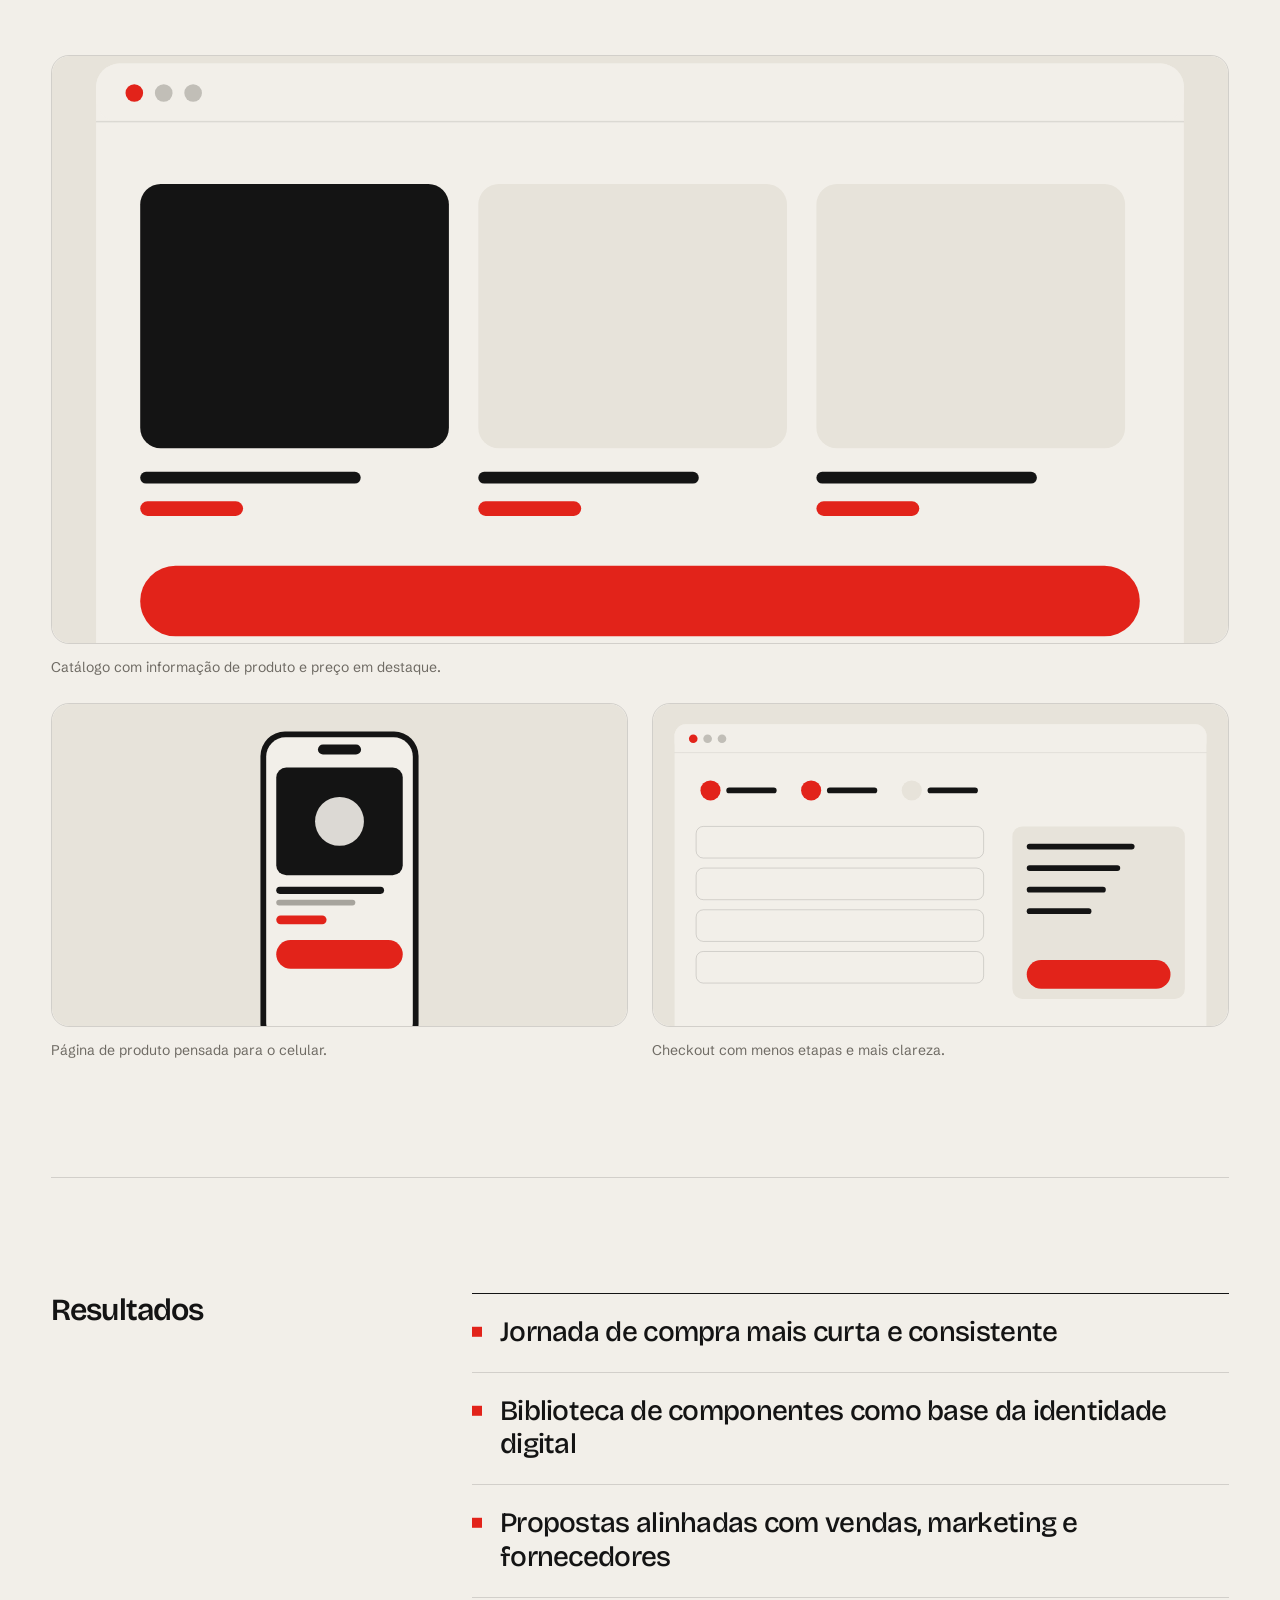
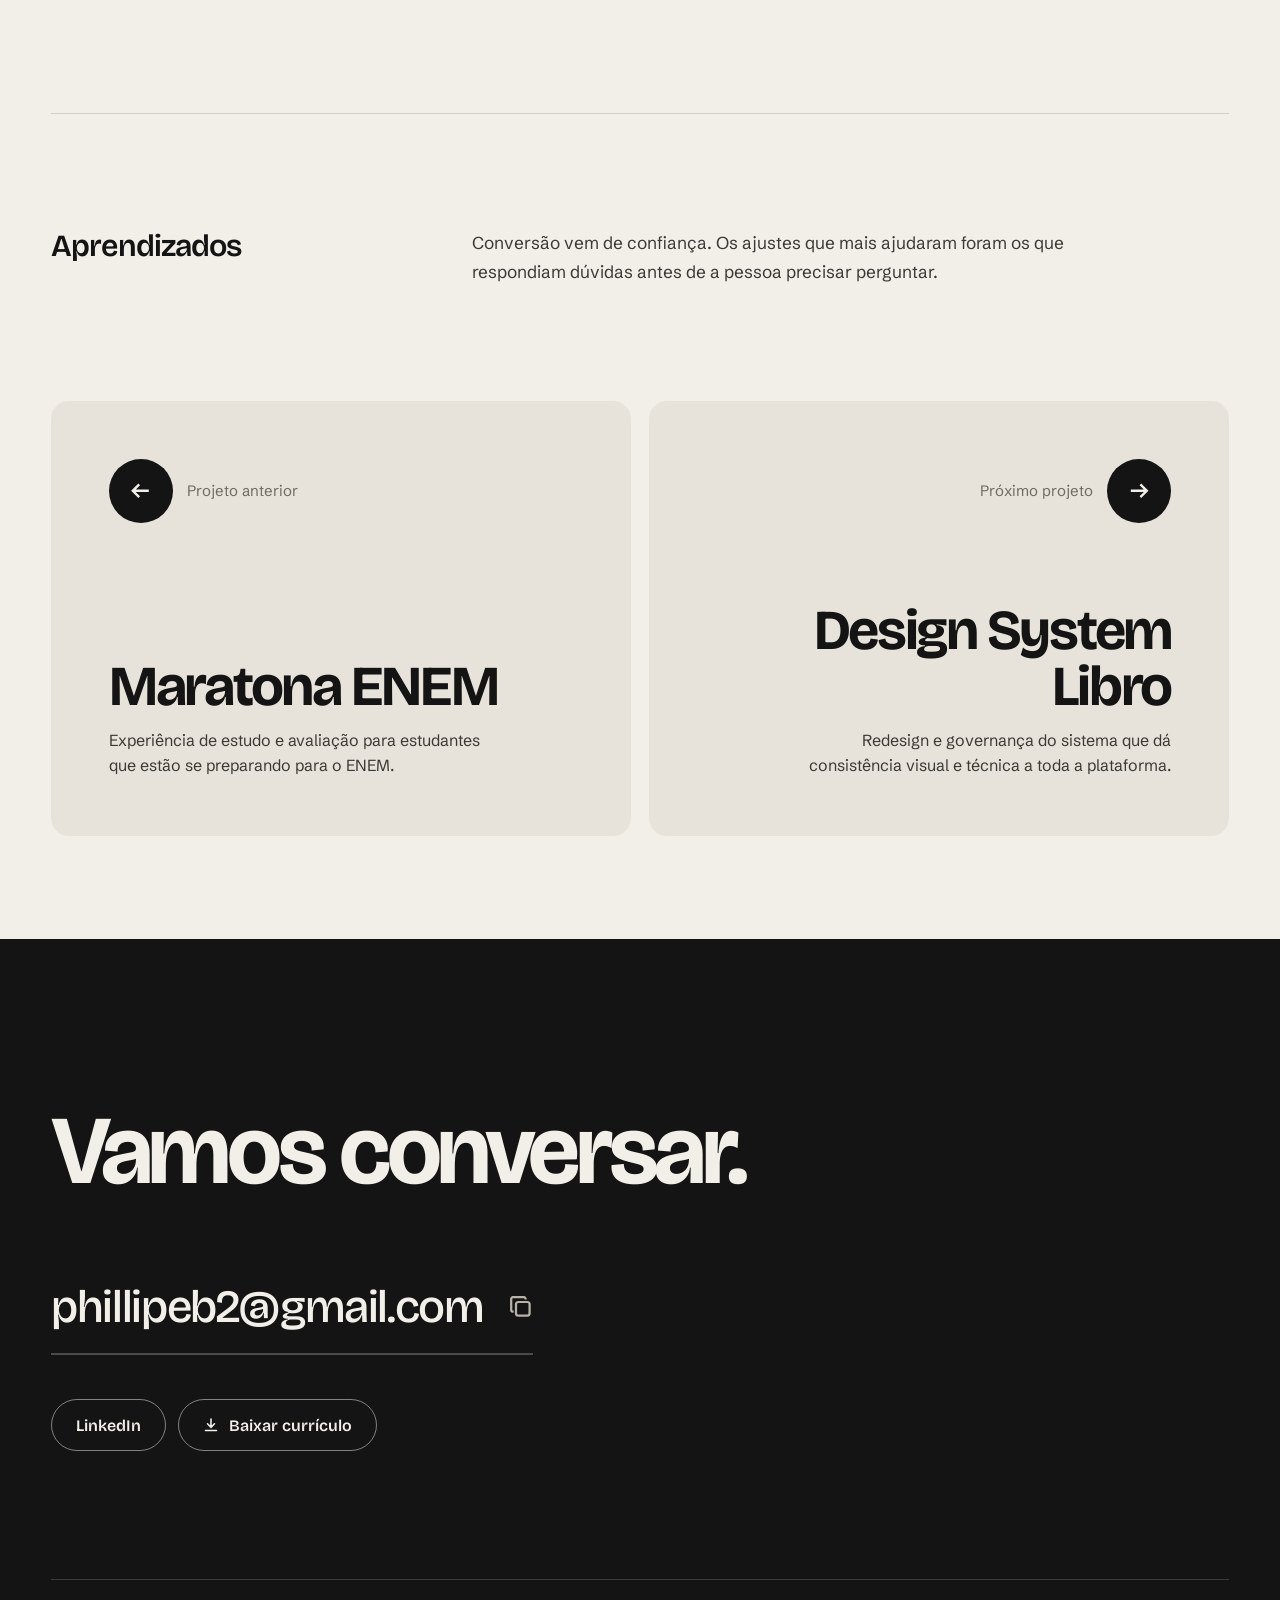
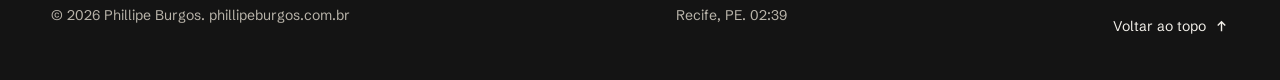
<file: projetos/ecommerce-nagem.html>
<!doctype html>
<html lang="pt-BR">
<head>
<meta charset="utf-8">
<meta name="viewport" content="width=device-width, initial-scale=1, viewport-fit=cover">
<title>E-commerce Nagem | Phillipe Burgos</title>
<meta name="description" content="Uma jornada de compra mais curta e mais clara, do catálogo ao checkout.">
<link rel="canonical" href="https://www.phillipeburgos.com.br/projetos/ecommerce-nagem.html">
<meta property="og:type" content="website">
<meta property="og:url" content="https://www.phillipeburgos.com.br/projetos/ecommerce-nagem.html">
<meta property="og:title" content="E-commerce Nagem | Phillipe Burgos">
<meta property="og:description" content="Uma jornada de compra mais curta e mais clara, do catálogo ao checkout.">
<meta name="theme-color" content="#F2EFE9">
<link rel="icon" href="../favicon.svg?v=2" type="image/svg+xml">
<link rel="preconnect" href="https://fonts.googleapis.com">
<link rel="preconnect" href="https://fonts.gstatic.com" crossorigin>
<link href="https://fonts.googleapis.com/css2?family=Bricolage+Grotesque:opsz,wght@12..96,200..800&family=Schibsted+Grotesk:ital,wght@0,400..900;1,400..900&display=swap" rel="stylesheet">
<script>(function(){var d=document.documentElement,s=0,t=setTimeout(function(){s=Date.now();d.classList.add("is-slow")},500);addEventListener("load",function(){clearTimeout(t);if(!s)return;setTimeout(function(){d.classList.add("is-ready");setTimeout(function(){d.classList.remove("is-slow","is-ready")},900)},Math.max(0,1200-(Date.now()-s)))})})()</script>
<script>try{if(sessionStorage.getItem("pt")){document.documentElement.classList.add("pt-in");sessionStorage.removeItem("pt")}}catch(e){}</script>
<script defer src="https://cloud.umami.is/script.js" data-website-id="17da07a0-1ce1-4844-8b0f-482c8715d6e3"></script>
<link rel="stylesheet" href="../css/style.css?v=38">
</head>
<body>
<div class="loader" aria-hidden="true"><span class="loader-word"><span style="--i:0">b</span><span style="--i:1">u</span><span style="--i:2">r</span><span style="--i:3">g</span><span style="--i:4">o</span><span style="--i:5">s</span></span></div>
<a class="skip" href="#conteudo">Pular para o conteúdo</a>
<div class="progress" aria-hidden="true"></div>
<div class="cursor" aria-hidden="true"></div>
<div class="curtain" aria-hidden="true"></div>
<header class="nav">
  <div class="wrap nav-inner">
    <a class="brand" href="../index.html" aria-label="Phillipe Burgos, ir para o início">burgos</a>
    <nav class="menu" aria-label="Principal">
      <a href="../index.html"><span class="roll"><span data-text="Home">Home</span></span><span class="dot"></span></a>
      <a href="../index.html#portfolio" class="is-active"><span class="roll"><span data-text="Portfólio">Portfólio</span></span><span class="dot"></span></a>
      <a href="https://www.linkedin.com/in/phillipeburgos" target="_blank" rel="noopener"><span class="roll"><span data-text="LinkedIn">LinkedIn</span></span><svg class="ico" viewBox="0 0 16 16" fill="none" stroke="currentColor" stroke-width="1.5" aria-hidden="true"><path d="M5 11 11 5M6 5h5v5"/></svg></a>
      <a href="../curriculo-phillipe-burgos.pdf" class="cv js-cv" download><svg class="dl-ico" viewBox="0 0 16 16" fill="none" stroke="currentColor" stroke-width="1.6" stroke-linecap="round" aria-hidden="true"><g class="arrow"><path d="M8 2v8M4.5 6.8 8 10.3l3.5-3.5"/></g><path class="tray" d="M2.5 13.5h11"/></svg><span class="roll"><span data-text="Baixar currículo">Baixar currículo</span></span></a>
    </nav>
    <button class="menu-toggle" type="button" aria-expanded="false" aria-controls="sheet" aria-label="Abrir menu"><span class="bars" aria-hidden="true"></span></button>
  </div>
</header>
<div class="sheet" id="sheet" aria-hidden="true">
  <nav aria-label="Menu">
    <a href="../index.html" style="--i:0">Home</a>
    <a href="../index.html#portfolio" style="--i:1">Portfólio</a>
    <a href="../curriculo-phillipe-burgos.pdf" class="js-cv" download style="--i:2">Baixar currículo<svg class="ico" viewBox="0 0 16 16" fill="none" stroke="currentColor" stroke-width="1.4" aria-hidden="true"><path d="M8 2v9M4.5 7.5 8 11l3.5-3.5M2.5 14h11"/></svg></a>
    <a href="https://www.linkedin.com/in/phillipeburgos" target="_blank" rel="noopener" style="--i:3">LinkedIn<svg class="ico" viewBox="0 0 16 16" fill="none" stroke="currentColor" stroke-width="1.4" aria-hidden="true"><path d="M5 11 11 5M6 5h5v5"/></svg></a>
    <a class="sheet-mail" href="mailto:phillipeb2@gmail.com" style="--i:4">phillipeb2@gmail.com<svg class="ico" viewBox="0 0 16 16" fill="none" stroke="currentColor" stroke-width="1.4" aria-hidden="true"><rect x="2" y="3.5" width="12" height="9" rx="1.5"/><path d="m2.5 4.5 5.5 4.5 5.5-4.5"/></svg></a>
  </nav>
</div>
<main id="conteudo">
  <section class="case-hero wrap">
    <div class="case-bar">
      <span class="count"><b>04</b> de 04</span>
      <div class="pager">
        <span class="keys" aria-hidden="true">Navegue com <kbd>←</kbd><kbd>→</kbd></span>
        <a class="round" href="maratona-enem.html" data-prev aria-label="Projeto anterior: Maratona ENEM"><svg class="ico" viewBox="0 0 16 16" fill="none" stroke="currentColor" stroke-width="1.5" aria-hidden="true"><path d="M13 8H3M7 4 3 8l4 4"/></svg></a>
        <a class="round" href="design-system-libro.html" data-next aria-label="Próximo projeto: Design System Libro"><svg class="ico" viewBox="0 0 16 16" fill="none" stroke="currentColor" stroke-width="1.5" aria-hidden="true"><path d="M3 8h10M9 4l4 4-4 4"/></svg></a>
      </div>
    </div>

    <p class="case-client"><i></i>Nagem</p>
    <h1 class="case-title" aria-label="E-commerce Nagem"><span class="w"><span style="--i:0">E-commerce</span></span> <span class="w"><span style="--i:1">Nagem</span></span></h1>
    <p class="case-summary">Uma jornada de compra mais curta e mais clara, do catálogo ao checkout.</p>

    <dl class="case-meta">
      <div><dt>Cliente</dt><dd>Nagem</dd></div>
      <div><dt>Ano</dt><dd>2020</dd></div>
      <div><dt>Meu papel</dt><dd>UX/UI Designer</dd></div>
      <div><dt>Entregas</dt><dd>Jornada de compra, checkout, biblioteca de componentes e benchmarking</dd></div>
    </dl>

    <div class="case-cover"><img src="../assets/img/projetos/ecommerce-nagem/capa.svg" alt="Capa do projeto E-commerce Nagem" decoding="async"></div>
  </section>

  <div class="wrap">
    <section class="case-section">
      <h2>Contexto</h2>
      <div class="body"><p>A Nagem vende tecnologia para o consumidor final e precisava de uma experiência de compra que acompanhasse as metas de vendas e marketing sem perder a clareza para quem está comprando.</p></div>
    </section>

    <section class="case-section">
      <h2>O desafio</h2>
      <div class="body"><p class="big">Equilibrar as necessidades de quem compra com os objetivos comerciais, criando uma identidade digital consistente e fácil de escalar.</p></div>
    </section>

    <section class="case-section">
      <h2>Processo</h2>
      <div class="body"><ol class="steps"><li><h3>Benchmarking</h3><p>Análise competitiva das principais lojas do segmento para entender padrões e oportunidades.</p></li><li><h3>Ideação em sprint</h3><p>Dinâmicas de ideação em sprints ágeis, alinhando propostas de valor com diretoria e fornecedores.</p></li><li><h3>Jornada de compra</h3><p>Redesenho do caminho do catálogo ao checkout, com foco em reduzir dúvidas e etapas desnecessárias.</p></li><li><h3>Biblioteca de componentes</h3><p>Criação e documentação dos componentes que deram base para a identidade digital da marca.</p></li></ol></div>
    </section>

    <section class="case-section" style="border-bottom:0">
      <h2>Solução</h2>
      <div class="body"><p>A nova jornada deixou produto, preço e próximos passos sempre visíveis, simplificou o checkout e apoiou tudo numa biblioteca de componentes que deu consistência às páginas e às interfaces internas.</p></div>
    </section>

    <div class="gallery"><figure><div class="frame"><img src="../assets/img/projetos/ecommerce-nagem/tela-1.svg" alt="Catálogo com informação de produto e preço em destaque." loading="lazy" decoding="async"></div><figcaption>Catálogo com informação de produto e preço em destaque.</figcaption></figure><figure><div class="frame"><img src="../assets/img/projetos/ecommerce-nagem/tela-2.svg" alt="Página de produto pensada para o celular." loading="lazy" decoding="async"></div><figcaption>Página de produto pensada para o celular.</figcaption></figure><figure><div class="frame"><img src="../assets/img/projetos/ecommerce-nagem/tela-3.svg" alt="Checkout com menos etapas e mais clareza." loading="lazy" decoding="async"></div><figcaption>Checkout com menos etapas e mais clareza.</figcaption></figure></div>

    <section class="case-section">
      <h2>Resultados</h2>
      <!-- Se tiver números (conversão, tempo, NPS, adoção), coloque aqui. Número dá muita credibilidade. -->
      <div class="body"><ul class="results"><li>Jornada de compra mais curta e consistente</li><li>Biblioteca de componentes como base da identidade digital</li><li>Propostas alinhadas com vendas, marketing e fornecedores</li></ul></div>
    </section>

    <section class="case-section" style="border-bottom:0">
      <h2>Aprendizados</h2>
      <div class="body"><p>Conversão vem de confiança. Os ajustes que mais ajudaram foram os que respondiam dúvidas antes de a pessoa precisar perguntar.</p></div>
    </section>
  </div>

  <nav class="pn" aria-label="Outros projetos">
    <a class="pn-item pn-prev" href="maratona-enem.html">
      <span class="pn-bg" aria-hidden="true"><img src="../assets/img/projetos/maratona-enem/capa.svg" alt="" loading="lazy" decoding="async"></span>
      <span class="pn-top"><span class="pn-go" aria-hidden="true"><svg class="ico" viewBox="0 0 16 16" fill="none" stroke="currentColor" stroke-width="1.5" aria-hidden="true"><path d="M13 8H3M7 4 3 8l4 4"/></svg></span><span class="pn-long">Projeto anterior</span><span class="pn-short">Anterior</span></span>
      <span><span class="pn-title">Maratona ENEM</span><span class="pn-desc">Experiência de estudo e avaliação para estudantes que estão se preparando para o ENEM.</span></span>
    </a>
    <a class="pn-item pn-next" href="design-system-libro.html">
      <span class="pn-bg" aria-hidden="true"><img src="../assets/img/projetos/design-system-pluriconnect/capa.jpg" alt="" loading="lazy" decoding="async"></span>
      <span class="pn-top"><span class="pn-go" aria-hidden="true"><svg class="ico" viewBox="0 0 16 16" fill="none" stroke="currentColor" stroke-width="1.5" aria-hidden="true"><path d="M3 8h10M9 4l4 4-4 4"/></svg></span><span class="pn-long">Próximo projeto</span><span class="pn-short">Próximo</span></span>
      <span><span class="pn-title" style="margin-left:auto">Design System Libro</span><span class="pn-desc" style="margin-left:auto">Redesign e governança do sistema que dá consistência visual e técnica a toda a plataforma.</span></span>
    </a>
  </nav>
</main>
<footer class="contact on-dark" id="contato">
  <div class="wrap">
    <h2>Vamos conversar.</h2>
    <button class="mail" type="button" data-email="phillipeb2@gmail.com" aria-label="Copiar e-mail phillipeb2@gmail.com">
      <span class="mail-text">phillipeb2@gmail.com</span>
      <span class="mail-state" aria-hidden="true">
        <svg class="ico" viewBox="0 0 16 16" fill="none" stroke="currentColor" stroke-width="1.4" aria-hidden="true"><rect x="5" y="5" width="8.5" height="8.5" rx="1.5"/><path d="M11 3.5V3a1 1 0 0 0-1-1H3a1 1 0 0 0-1 1v7a1 1 0 0 0 1 1h.5"/></svg>
      </span>
    </button>
    <div class="contact-links">
      <a class="btn btn-ghost" href="https://www.linkedin.com/in/phillipeburgos" target="_blank" rel="noopener">LinkedIn</a>
      <a class="btn btn-ghost js-cv" href="../curriculo-phillipe-burgos.pdf" download><svg class="dl-ico" viewBox="0 0 16 16" fill="none" stroke="currentColor" stroke-width="1.6" stroke-linecap="round" aria-hidden="true"><g class="arrow"><path d="M8 2v8M4.5 6.8 8 10.3l3.5-3.5"/></g><path class="tray" d="M2.5 13.5h11"/></svg>Baixar currículo</a>
    </div>
    <div class="foot">
      <span>© <span class="year">2026</span> Phillipe Burgos. phillipeburgos.com.br</span>
      <span>Recife, PE. <span class="clock"></span></span>
      <button type="button" class="to-top">Voltar ao topo <svg class="ico" viewBox="0 0 16 16" fill="none" stroke="currentColor" stroke-width="1.5" aria-hidden="true"><path d="M8 13V3M4 7l4-4 4 4"/></svg></button>
    </div>
  </div>
</footer>
<div class="toast" role="status" aria-live="polite"><i><svg viewBox="0 0 10 10" fill="none" stroke="#fff" stroke-width="1.8" aria-hidden="true"><path d="M2 5.2 4.2 7.3 8 3"/></svg></i><span>E-mail copiado</span></div><script src="../js/main.js?v=12" defer></script>
<script src="../js/projeto.js?v=2" defer></script>
</body>
</html>
</file>
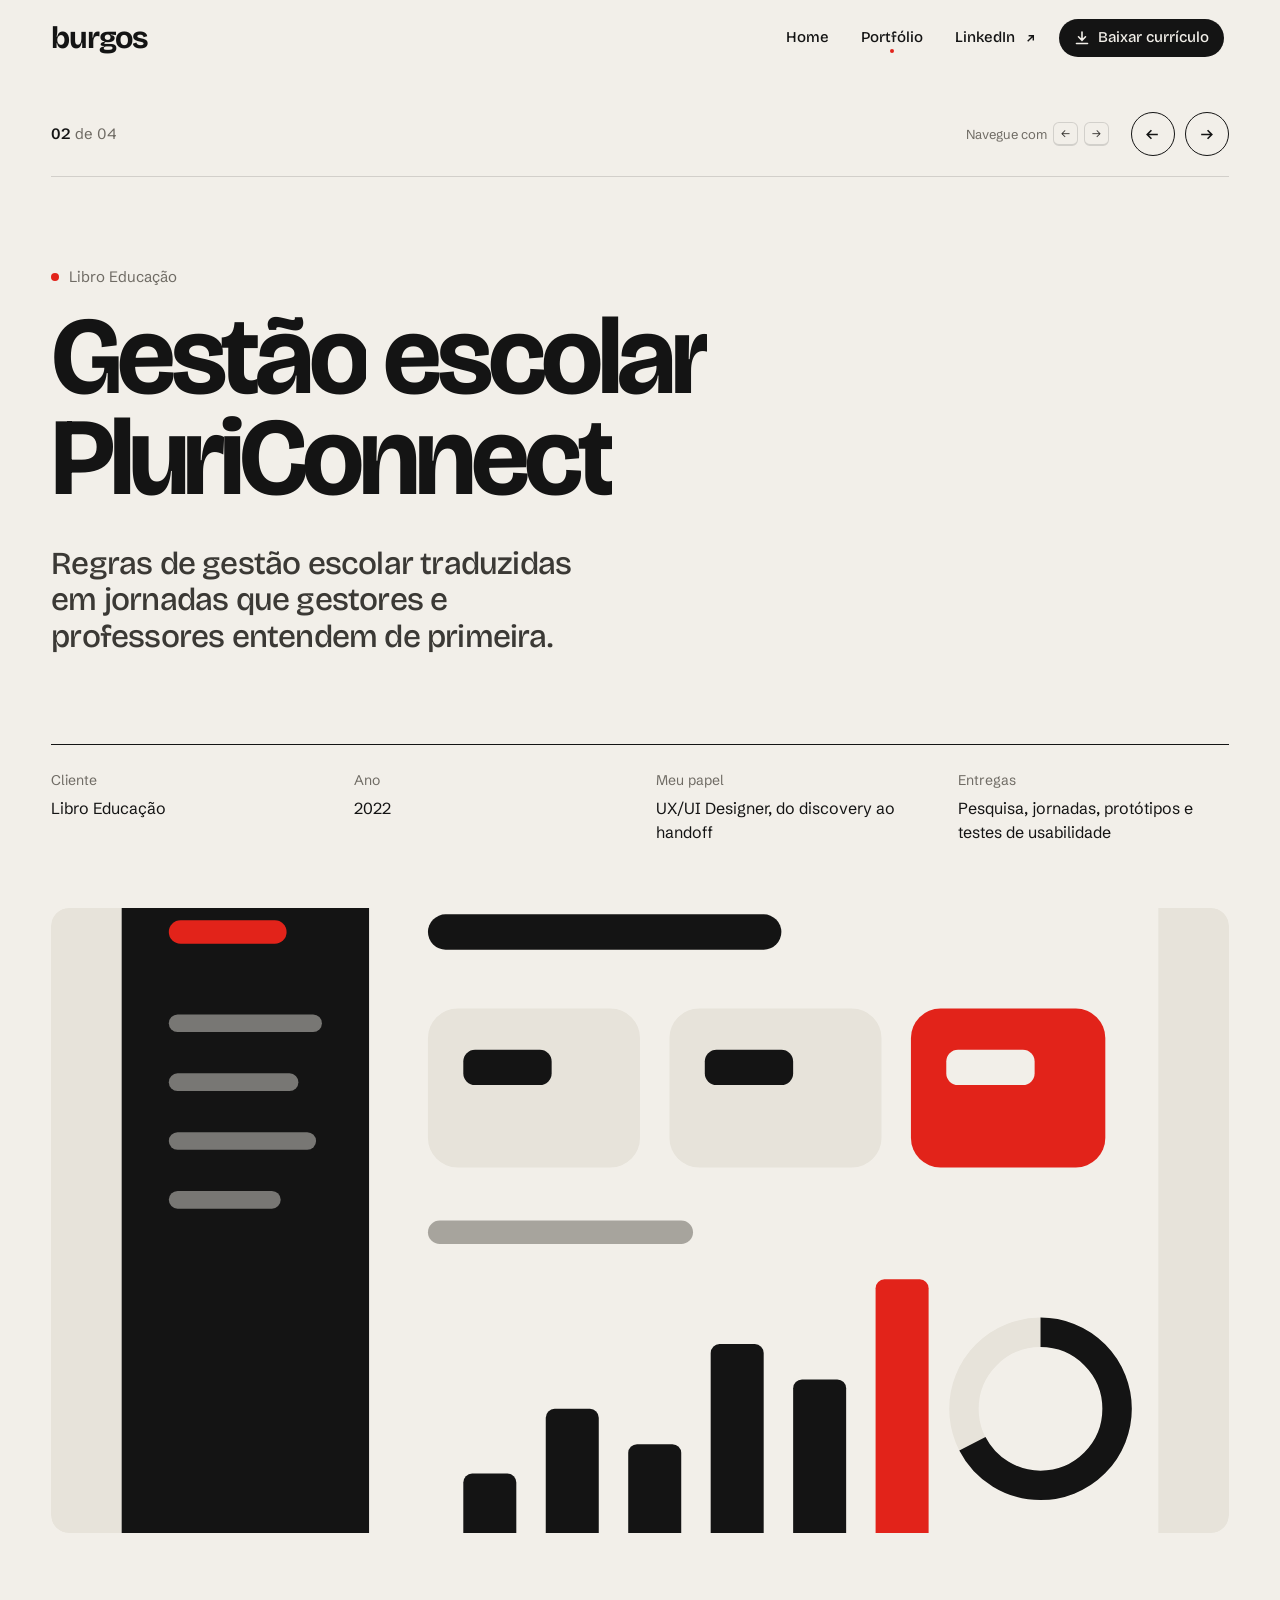
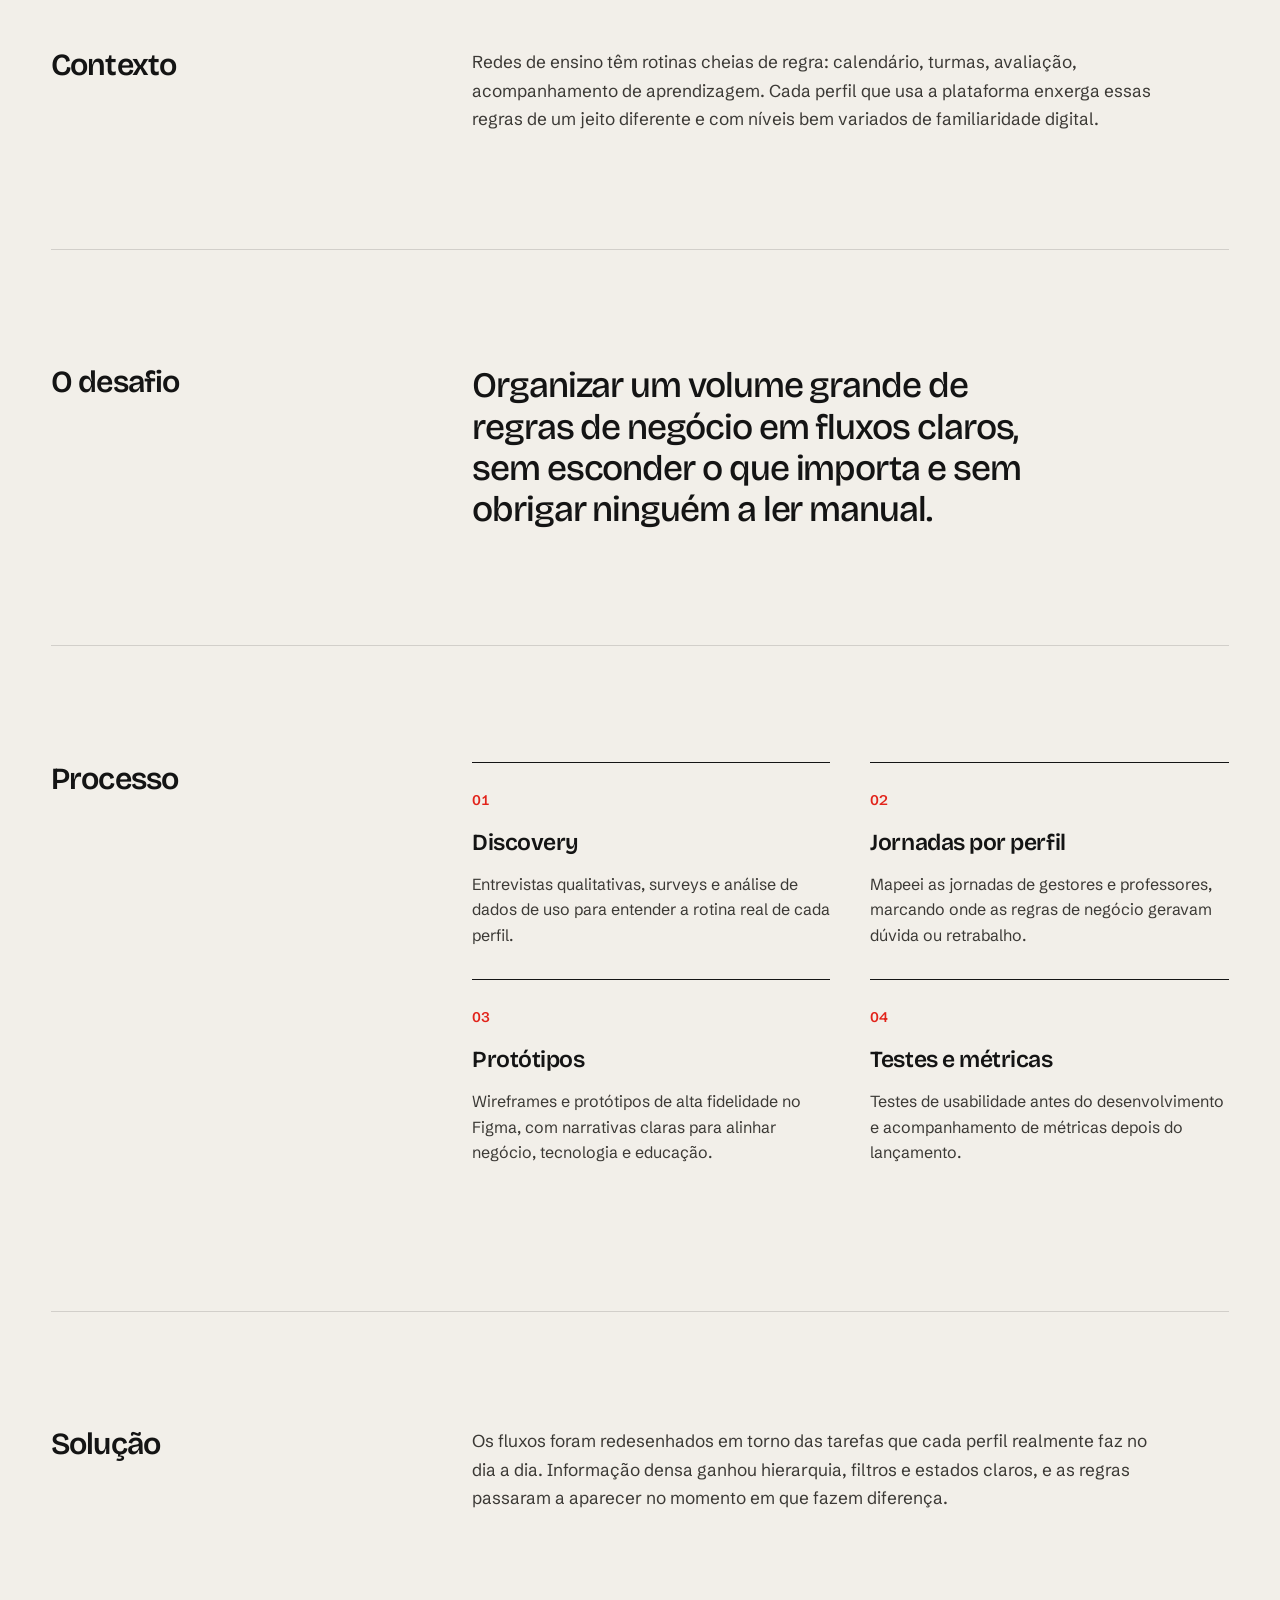
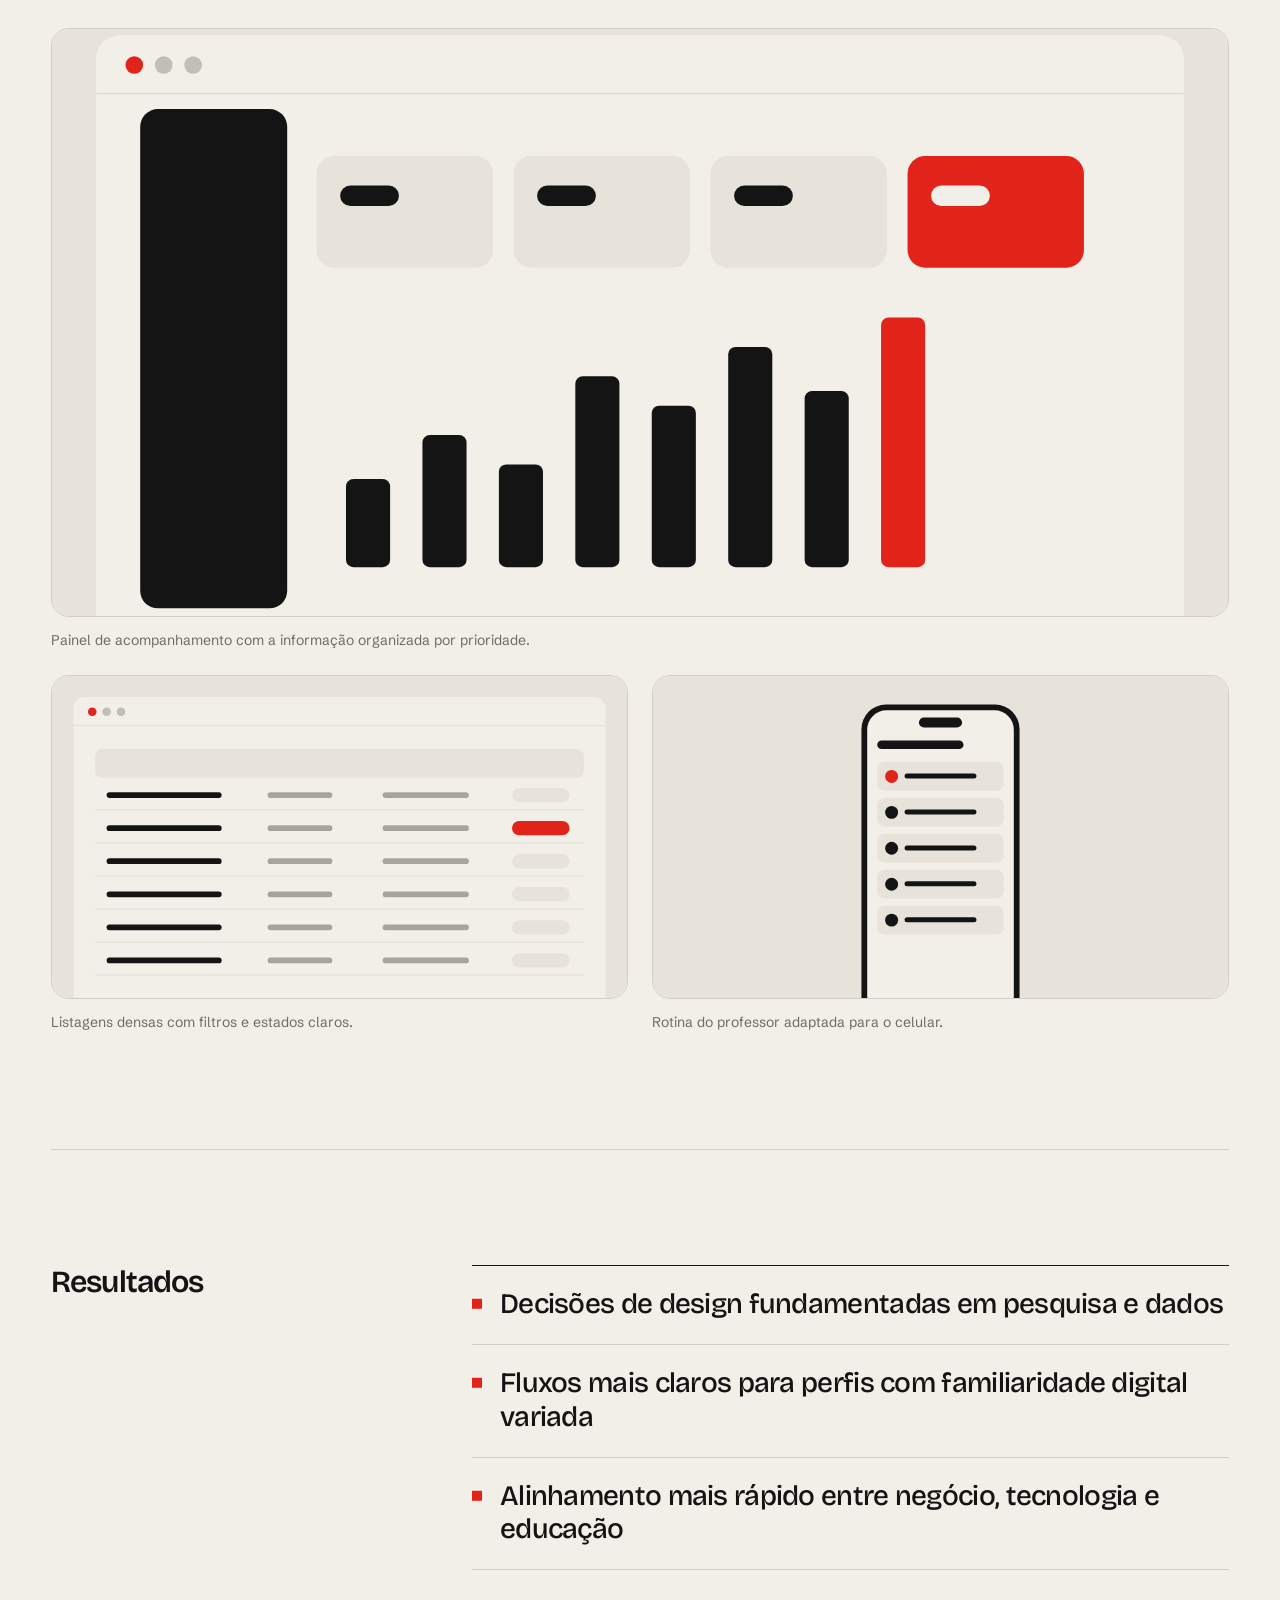
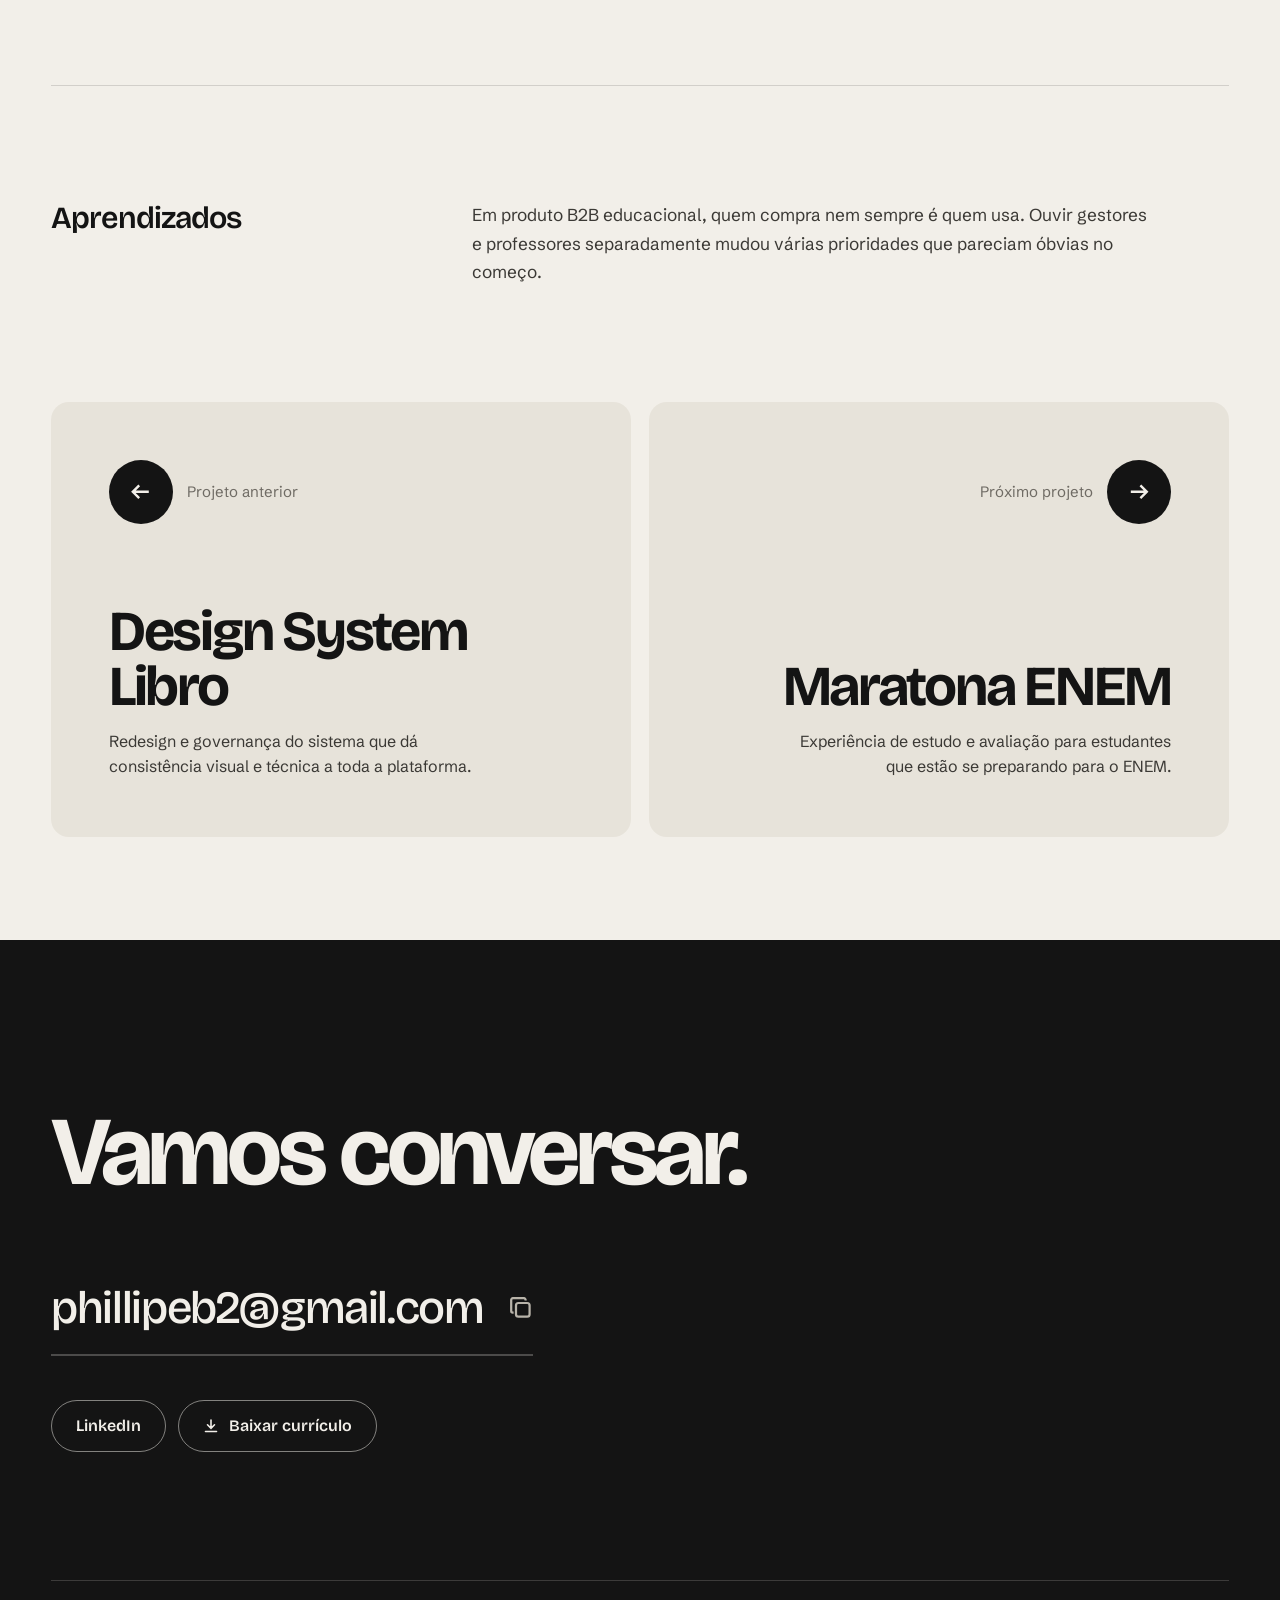
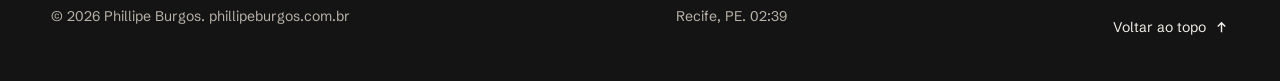
<file: projetos/gestao-escolar-pluriconnect.html>
<!doctype html>
<html lang="pt-BR">
<head>
<meta charset="utf-8">
<meta name="viewport" content="width=device-width, initial-scale=1, viewport-fit=cover">
<title>Gestão escolar PluriConnect | Phillipe Burgos</title>
<meta name="description" content="Regras de gestão escolar traduzidas em jornadas que gestores e professores entendem de primeira.">
<link rel="canonical" href="https://www.phillipeburgos.com.br/projetos/gestao-escolar-pluriconnect.html">
<meta property="og:type" content="website">
<meta property="og:url" content="https://www.phillipeburgos.com.br/projetos/gestao-escolar-pluriconnect.html">
<meta property="og:title" content="Gestão escolar PluriConnect | Phillipe Burgos">
<meta property="og:description" content="Regras de gestão escolar traduzidas em jornadas que gestores e professores entendem de primeira.">
<meta name="theme-color" content="#F2EFE9">
<link rel="icon" href="../favicon.svg?v=2" type="image/svg+xml">
<link rel="preconnect" href="https://fonts.googleapis.com">
<link rel="preconnect" href="https://fonts.gstatic.com" crossorigin>
<link href="https://fonts.googleapis.com/css2?family=Bricolage+Grotesque:opsz,wght@12..96,200..800&family=Schibsted+Grotesk:ital,wght@0,400..900;1,400..900&display=swap" rel="stylesheet">
<script>(function(){var d=document.documentElement,s=0,t=setTimeout(function(){s=Date.now();d.classList.add("is-slow")},500);addEventListener("load",function(){clearTimeout(t);if(!s)return;setTimeout(function(){d.classList.add("is-ready");setTimeout(function(){d.classList.remove("is-slow","is-ready")},900)},Math.max(0,1200-(Date.now()-s)))})})()</script>
<script>try{if(sessionStorage.getItem("pt")){document.documentElement.classList.add("pt-in");sessionStorage.removeItem("pt")}}catch(e){}</script>
<script defer src="https://cloud.umami.is/script.js" data-website-id="17da07a0-1ce1-4844-8b0f-482c8715d6e3"></script>
<link rel="stylesheet" href="../css/style.css?v=38">
</head>
<body>
<div class="loader" aria-hidden="true"><span class="loader-word"><span style="--i:0">b</span><span style="--i:1">u</span><span style="--i:2">r</span><span style="--i:3">g</span><span style="--i:4">o</span><span style="--i:5">s</span></span></div>
<a class="skip" href="#conteudo">Pular para o conteúdo</a>
<div class="progress" aria-hidden="true"></div>
<div class="cursor" aria-hidden="true"></div>
<div class="curtain" aria-hidden="true"></div>
<header class="nav">
  <div class="wrap nav-inner">
    <a class="brand" href="../index.html" aria-label="Phillipe Burgos, ir para o início">burgos</a>
    <nav class="menu" aria-label="Principal">
      <a href="../index.html"><span class="roll"><span data-text="Home">Home</span></span><span class="dot"></span></a>
      <a href="../index.html#portfolio" class="is-active"><span class="roll"><span data-text="Portfólio">Portfólio</span></span><span class="dot"></span></a>
      <a href="https://www.linkedin.com/in/phillipeburgos" target="_blank" rel="noopener"><span class="roll"><span data-text="LinkedIn">LinkedIn</span></span><svg class="ico" viewBox="0 0 16 16" fill="none" stroke="currentColor" stroke-width="1.5" aria-hidden="true"><path d="M5 11 11 5M6 5h5v5"/></svg></a>
      <a href="../curriculo-phillipe-burgos.pdf" class="cv js-cv" download><svg class="dl-ico" viewBox="0 0 16 16" fill="none" stroke="currentColor" stroke-width="1.6" stroke-linecap="round" aria-hidden="true"><g class="arrow"><path d="M8 2v8M4.5 6.8 8 10.3l3.5-3.5"/></g><path class="tray" d="M2.5 13.5h11"/></svg><span class="roll"><span data-text="Baixar currículo">Baixar currículo</span></span></a>
    </nav>
    <button class="menu-toggle" type="button" aria-expanded="false" aria-controls="sheet" aria-label="Abrir menu"><span class="bars" aria-hidden="true"></span></button>
  </div>
</header>
<div class="sheet" id="sheet" aria-hidden="true">
  <nav aria-label="Menu">
    <a href="../index.html" style="--i:0">Home</a>
    <a href="../index.html#portfolio" style="--i:1">Portfólio</a>
    <a href="../curriculo-phillipe-burgos.pdf" class="js-cv" download style="--i:2">Baixar currículo<svg class="ico" viewBox="0 0 16 16" fill="none" stroke="currentColor" stroke-width="1.4" aria-hidden="true"><path d="M8 2v9M4.5 7.5 8 11l3.5-3.5M2.5 14h11"/></svg></a>
    <a href="https://www.linkedin.com/in/phillipeburgos" target="_blank" rel="noopener" style="--i:3">LinkedIn<svg class="ico" viewBox="0 0 16 16" fill="none" stroke="currentColor" stroke-width="1.4" aria-hidden="true"><path d="M5 11 11 5M6 5h5v5"/></svg></a>
    <a class="sheet-mail" href="mailto:phillipeb2@gmail.com" style="--i:4">phillipeb2@gmail.com<svg class="ico" viewBox="0 0 16 16" fill="none" stroke="currentColor" stroke-width="1.4" aria-hidden="true"><rect x="2" y="3.5" width="12" height="9" rx="1.5"/><path d="m2.5 4.5 5.5 4.5 5.5-4.5"/></svg></a>
  </nav>
</div>
<main id="conteudo">
  <section class="case-hero wrap">
    <div class="case-bar">
      <span class="count"><b>02</b> de 04</span>
      <div class="pager">
        <span class="keys" aria-hidden="true">Navegue com <kbd>←</kbd><kbd>→</kbd></span>
        <a class="round" href="design-system-libro.html" data-prev aria-label="Projeto anterior: Design System Libro"><svg class="ico" viewBox="0 0 16 16" fill="none" stroke="currentColor" stroke-width="1.5" aria-hidden="true"><path d="M13 8H3M7 4 3 8l4 4"/></svg></a>
        <a class="round" href="maratona-enem.html" data-next aria-label="Próximo projeto: Maratona ENEM"><svg class="ico" viewBox="0 0 16 16" fill="none" stroke="currentColor" stroke-width="1.5" aria-hidden="true"><path d="M3 8h10M9 4l4 4-4 4"/></svg></a>
      </div>
    </div>

    <p class="case-client"><i></i>Libro Educação</p>
    <h1 class="case-title" aria-label="Gestão escolar PluriConnect"><span class="w"><span style="--i:0">Gestão</span></span> <span class="w"><span style="--i:1">escolar</span></span> <span class="w"><span style="--i:2">PluriConnect</span></span></h1>
    <p class="case-summary">Regras de gestão escolar traduzidas em jornadas que gestores e professores entendem de primeira.</p>

    <dl class="case-meta">
      <div><dt>Cliente</dt><dd>Libro Educação</dd></div>
      <div><dt>Ano</dt><dd>2022</dd></div>
      <div><dt>Meu papel</dt><dd>UX/UI Designer, do discovery ao handoff</dd></div>
      <div><dt>Entregas</dt><dd>Pesquisa, jornadas, protótipos e testes de usabilidade</dd></div>
    </dl>

    <div class="case-cover"><img src="../assets/img/projetos/gestao-escolar-pluriconnect/capa.svg" alt="Capa do projeto Gestão escolar PluriConnect" decoding="async"></div>
  </section>

  <div class="wrap">
    <section class="case-section">
      <h2>Contexto</h2>
      <div class="body"><p>Redes de ensino têm rotinas cheias de regra: calendário, turmas, avaliação, acompanhamento de aprendizagem. Cada perfil que usa a plataforma enxerga essas regras de um jeito diferente e com níveis bem variados de familiaridade digital.</p></div>
    </section>

    <section class="case-section">
      <h2>O desafio</h2>
      <div class="body"><p class="big">Organizar um volume grande de regras de negócio em fluxos claros, sem esconder o que importa e sem obrigar ninguém a ler manual.</p></div>
    </section>

    <section class="case-section">
      <h2>Processo</h2>
      <div class="body"><ol class="steps"><li><h3>Discovery</h3><p>Entrevistas qualitativas, surveys e análise de dados de uso para entender a rotina real de cada perfil.</p></li><li><h3>Jornadas por perfil</h3><p>Mapeei as jornadas de gestores e professores, marcando onde as regras de negócio geravam dúvida ou retrabalho.</p></li><li><h3>Protótipos</h3><p>Wireframes e protótipos de alta fidelidade no Figma, com narrativas claras para alinhar negócio, tecnologia e educação.</p></li><li><h3>Testes e métricas</h3><p>Testes de usabilidade antes do desenvolvimento e acompanhamento de métricas depois do lançamento.</p></li></ol></div>
    </section>

    <section class="case-section" style="border-bottom:0">
      <h2>Solução</h2>
      <div class="body"><p>Os fluxos foram redesenhados em torno das tarefas que cada perfil realmente faz no dia a dia. Informação densa ganhou hierarquia, filtros e estados claros, e as regras passaram a aparecer no momento em que fazem diferença.</p></div>
    </section>

    <div class="gallery"><figure><div class="frame"><img src="../assets/img/projetos/gestao-escolar-pluriconnect/tela-1.svg" alt="Painel de acompanhamento com a informação organizada por prioridade." loading="lazy" decoding="async"></div><figcaption>Painel de acompanhamento com a informação organizada por prioridade.</figcaption></figure><figure><div class="frame"><img src="../assets/img/projetos/gestao-escolar-pluriconnect/tela-2.svg" alt="Listagens densas com filtros e estados claros." loading="lazy" decoding="async"></div><figcaption>Listagens densas com filtros e estados claros.</figcaption></figure><figure><div class="frame"><img src="../assets/img/projetos/gestao-escolar-pluriconnect/tela-3.svg" alt="Rotina do professor adaptada para o celular." loading="lazy" decoding="async"></div><figcaption>Rotina do professor adaptada para o celular.</figcaption></figure></div>

    <section class="case-section">
      <h2>Resultados</h2>
      <!-- Se tiver números (conversão, tempo, NPS, adoção), coloque aqui. Número dá muita credibilidade. -->
      <div class="body"><ul class="results"><li>Decisões de design fundamentadas em pesquisa e dados</li><li>Fluxos mais claros para perfis com familiaridade digital variada</li><li>Alinhamento mais rápido entre negócio, tecnologia e educação</li></ul></div>
    </section>

    <section class="case-section" style="border-bottom:0">
      <h2>Aprendizados</h2>
      <div class="body"><p>Em produto B2B educacional, quem compra nem sempre é quem usa. Ouvir gestores e professores separadamente mudou várias prioridades que pareciam óbvias no começo.</p></div>
    </section>
  </div>

  <nav class="pn" aria-label="Outros projetos">
    <a class="pn-item pn-prev" href="design-system-libro.html">
      <span class="pn-bg" aria-hidden="true"><img src="../assets/img/projetos/design-system-pluriconnect/capa.jpg" alt="" loading="lazy" decoding="async"></span>
      <span class="pn-top"><span class="pn-go" aria-hidden="true"><svg class="ico" viewBox="0 0 16 16" fill="none" stroke="currentColor" stroke-width="1.5" aria-hidden="true"><path d="M13 8H3M7 4 3 8l4 4"/></svg></span><span class="pn-long">Projeto anterior</span><span class="pn-short">Anterior</span></span>
      <span><span class="pn-title">Design System Libro</span><span class="pn-desc">Redesign e governança do sistema que dá consistência visual e técnica a toda a plataforma.</span></span>
    </a>
    <a class="pn-item pn-next" href="maratona-enem.html">
      <span class="pn-bg" aria-hidden="true"><img src="../assets/img/projetos/maratona-enem/capa.svg" alt="" loading="lazy" decoding="async"></span>
      <span class="pn-top"><span class="pn-go" aria-hidden="true"><svg class="ico" viewBox="0 0 16 16" fill="none" stroke="currentColor" stroke-width="1.5" aria-hidden="true"><path d="M3 8h10M9 4l4 4-4 4"/></svg></span><span class="pn-long">Próximo projeto</span><span class="pn-short">Próximo</span></span>
      <span><span class="pn-title" style="margin-left:auto">Maratona ENEM</span><span class="pn-desc" style="margin-left:auto">Experiência de estudo e avaliação para estudantes que estão se preparando para o ENEM.</span></span>
    </a>
  </nav>
</main>
<footer class="contact on-dark" id="contato">
  <div class="wrap">
    <h2>Vamos conversar.</h2>
    <button class="mail" type="button" data-email="phillipeb2@gmail.com" aria-label="Copiar e-mail phillipeb2@gmail.com">
      <span class="mail-text">phillipeb2@gmail.com</span>
      <span class="mail-state" aria-hidden="true">
        <svg class="ico" viewBox="0 0 16 16" fill="none" stroke="currentColor" stroke-width="1.4" aria-hidden="true"><rect x="5" y="5" width="8.5" height="8.5" rx="1.5"/><path d="M11 3.5V3a1 1 0 0 0-1-1H3a1 1 0 0 0-1 1v7a1 1 0 0 0 1 1h.5"/></svg>
      </span>
    </button>
    <div class="contact-links">
      <a class="btn btn-ghost" href="https://www.linkedin.com/in/phillipeburgos" target="_blank" rel="noopener">LinkedIn</a>
      <a class="btn btn-ghost js-cv" href="../curriculo-phillipe-burgos.pdf" download><svg class="dl-ico" viewBox="0 0 16 16" fill="none" stroke="currentColor" stroke-width="1.6" stroke-linecap="round" aria-hidden="true"><g class="arrow"><path d="M8 2v8M4.5 6.8 8 10.3l3.5-3.5"/></g><path class="tray" d="M2.5 13.5h11"/></svg>Baixar currículo</a>
    </div>
    <div class="foot">
      <span>© <span class="year">2026</span> Phillipe Burgos. phillipeburgos.com.br</span>
      <span>Recife, PE. <span class="clock"></span></span>
      <button type="button" class="to-top">Voltar ao topo <svg class="ico" viewBox="0 0 16 16" fill="none" stroke="currentColor" stroke-width="1.5" aria-hidden="true"><path d="M8 13V3M4 7l4-4 4 4"/></svg></button>
    </div>
  </div>
</footer>
<div class="toast" role="status" aria-live="polite"><i><svg viewBox="0 0 10 10" fill="none" stroke="#fff" stroke-width="1.8" aria-hidden="true"><path d="M2 5.2 4.2 7.3 8 3"/></svg></i><span>E-mail copiado</span></div><script src="../js/main.js?v=12" defer></script>
<script src="../js/projeto.js?v=2" defer></script>
</body>
</html>
</file>
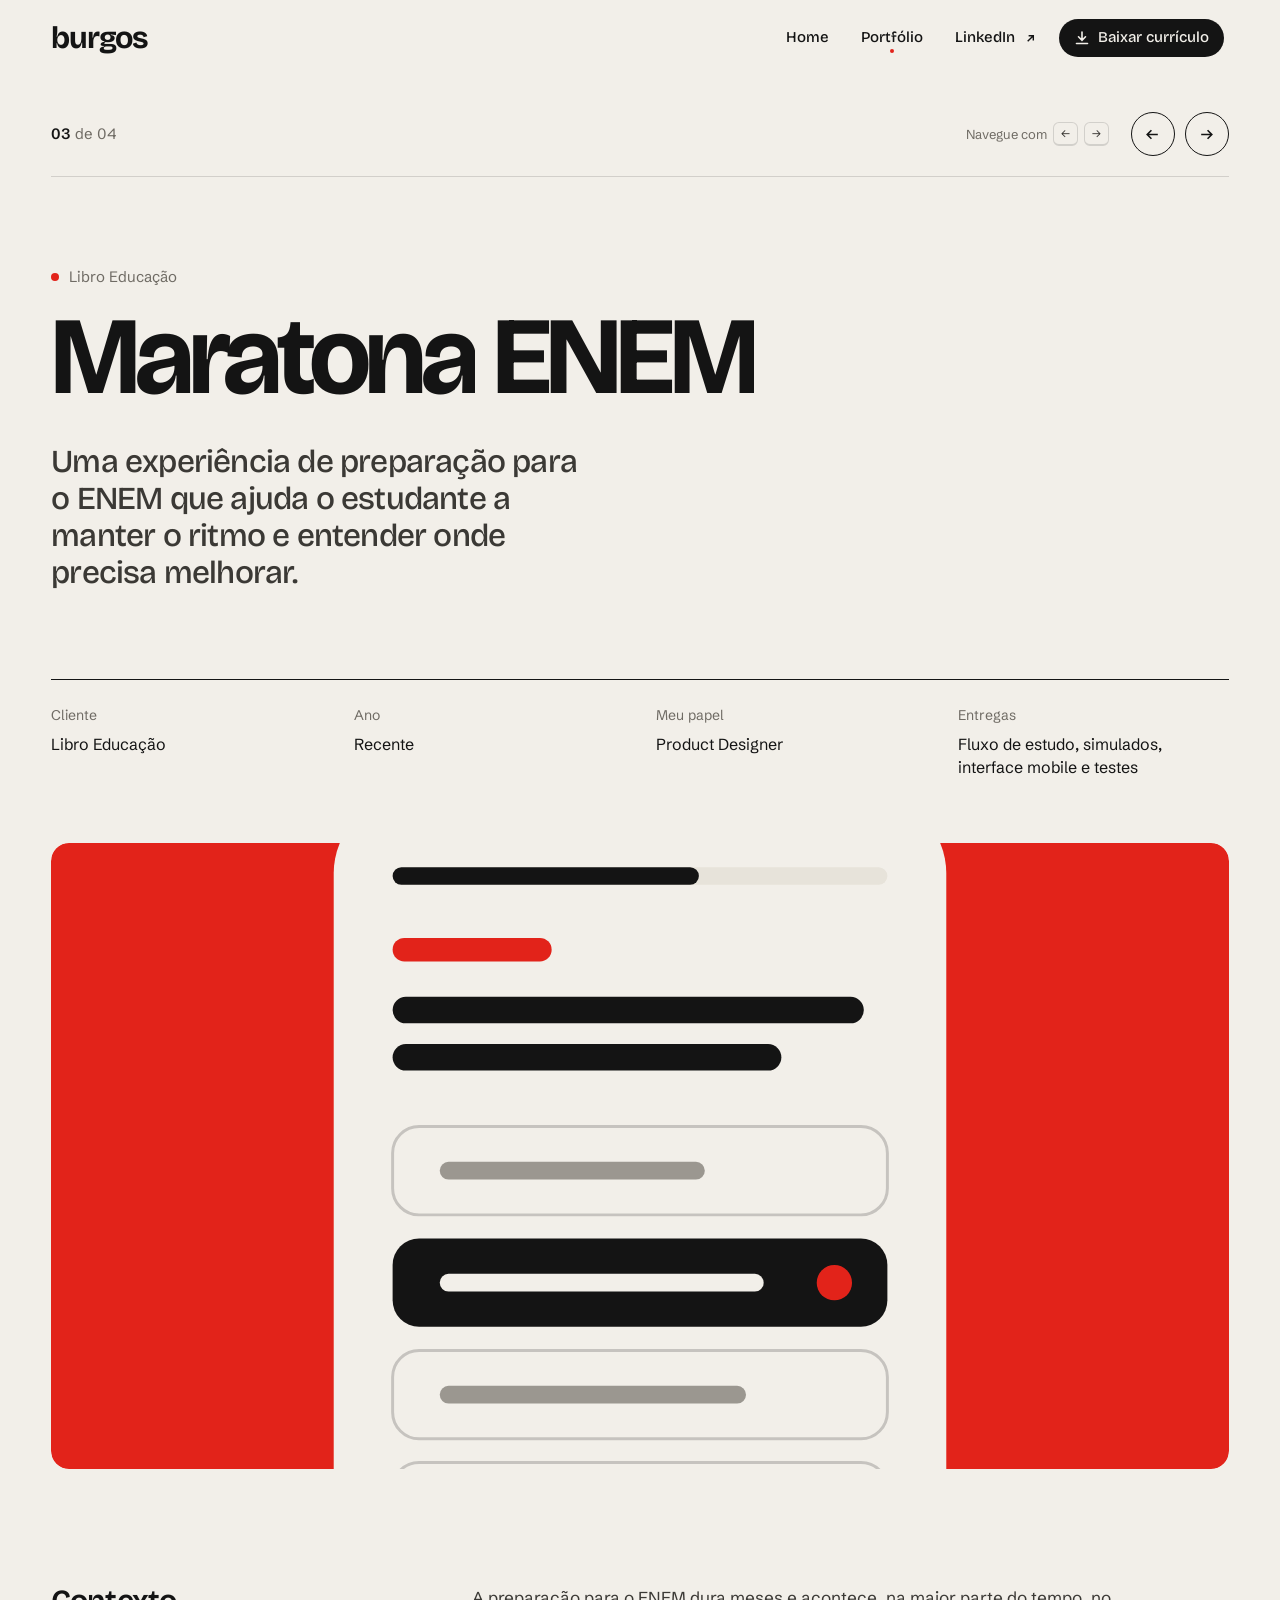
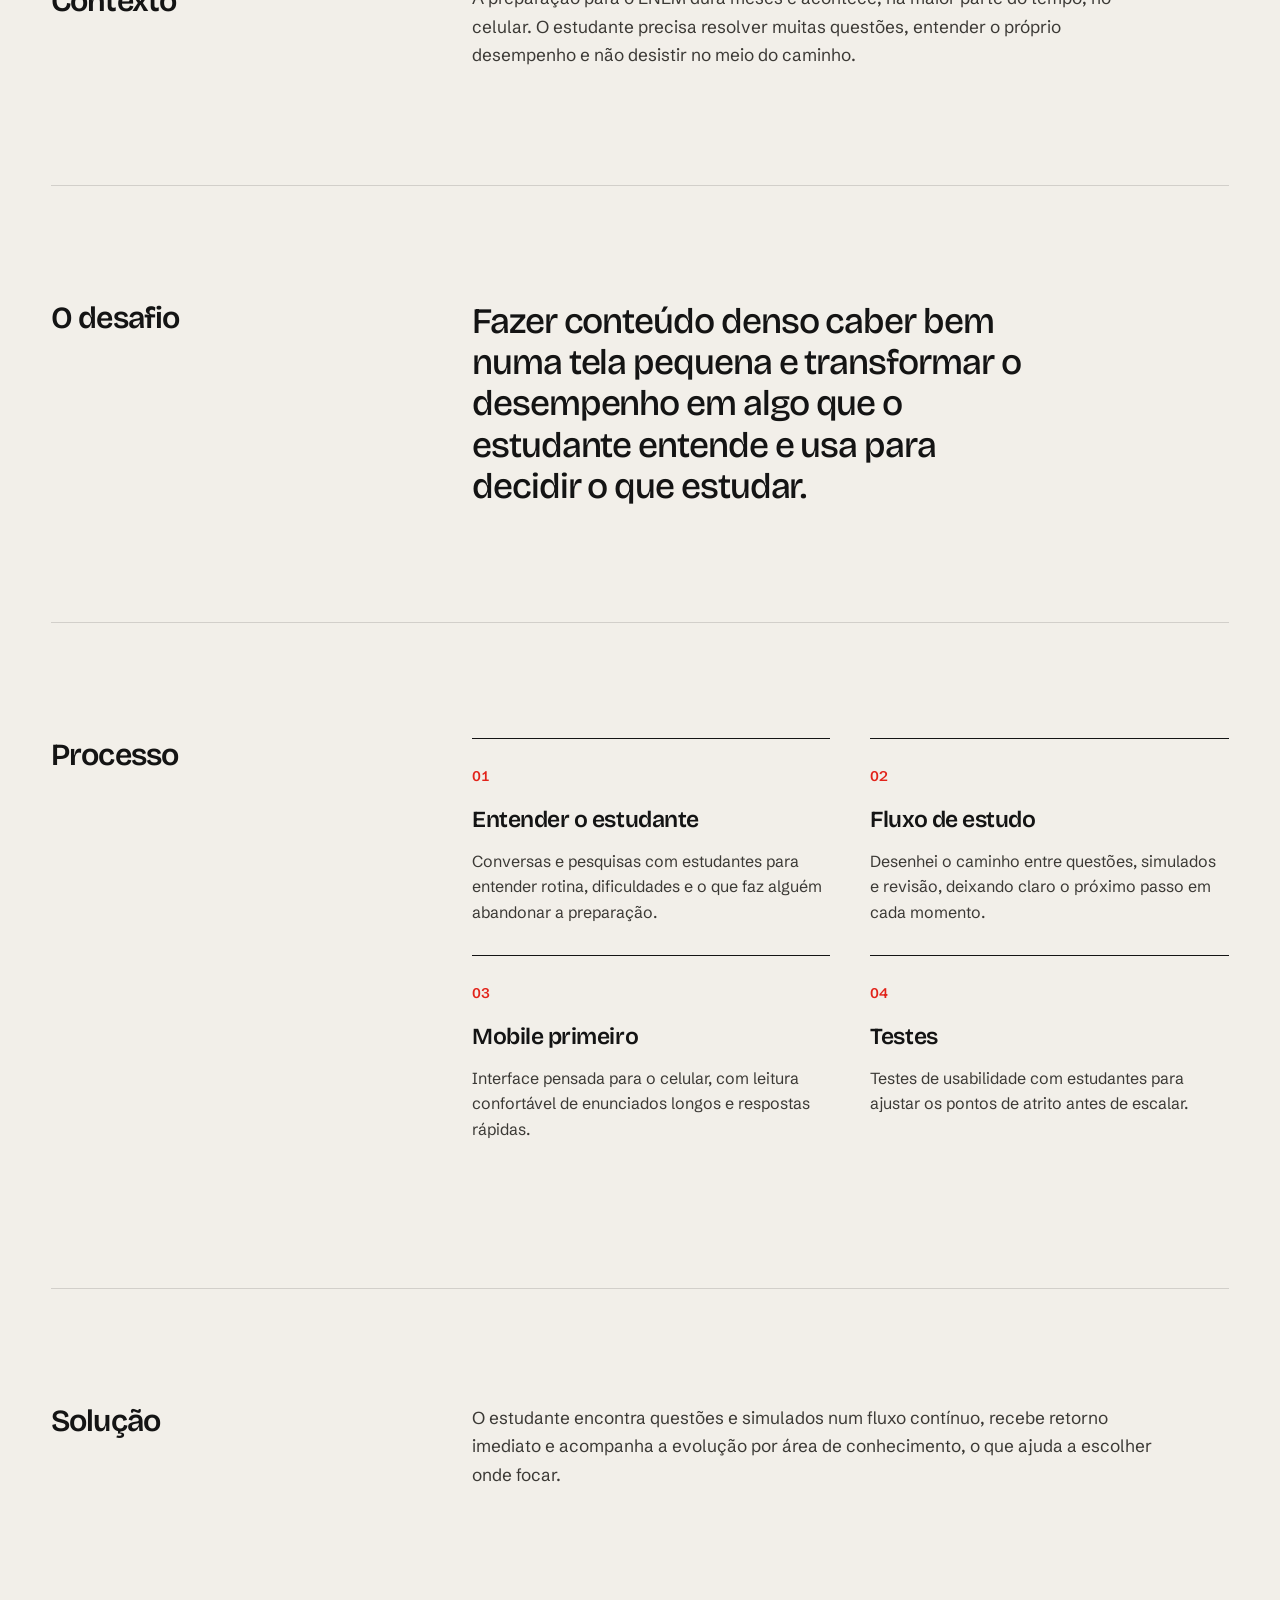
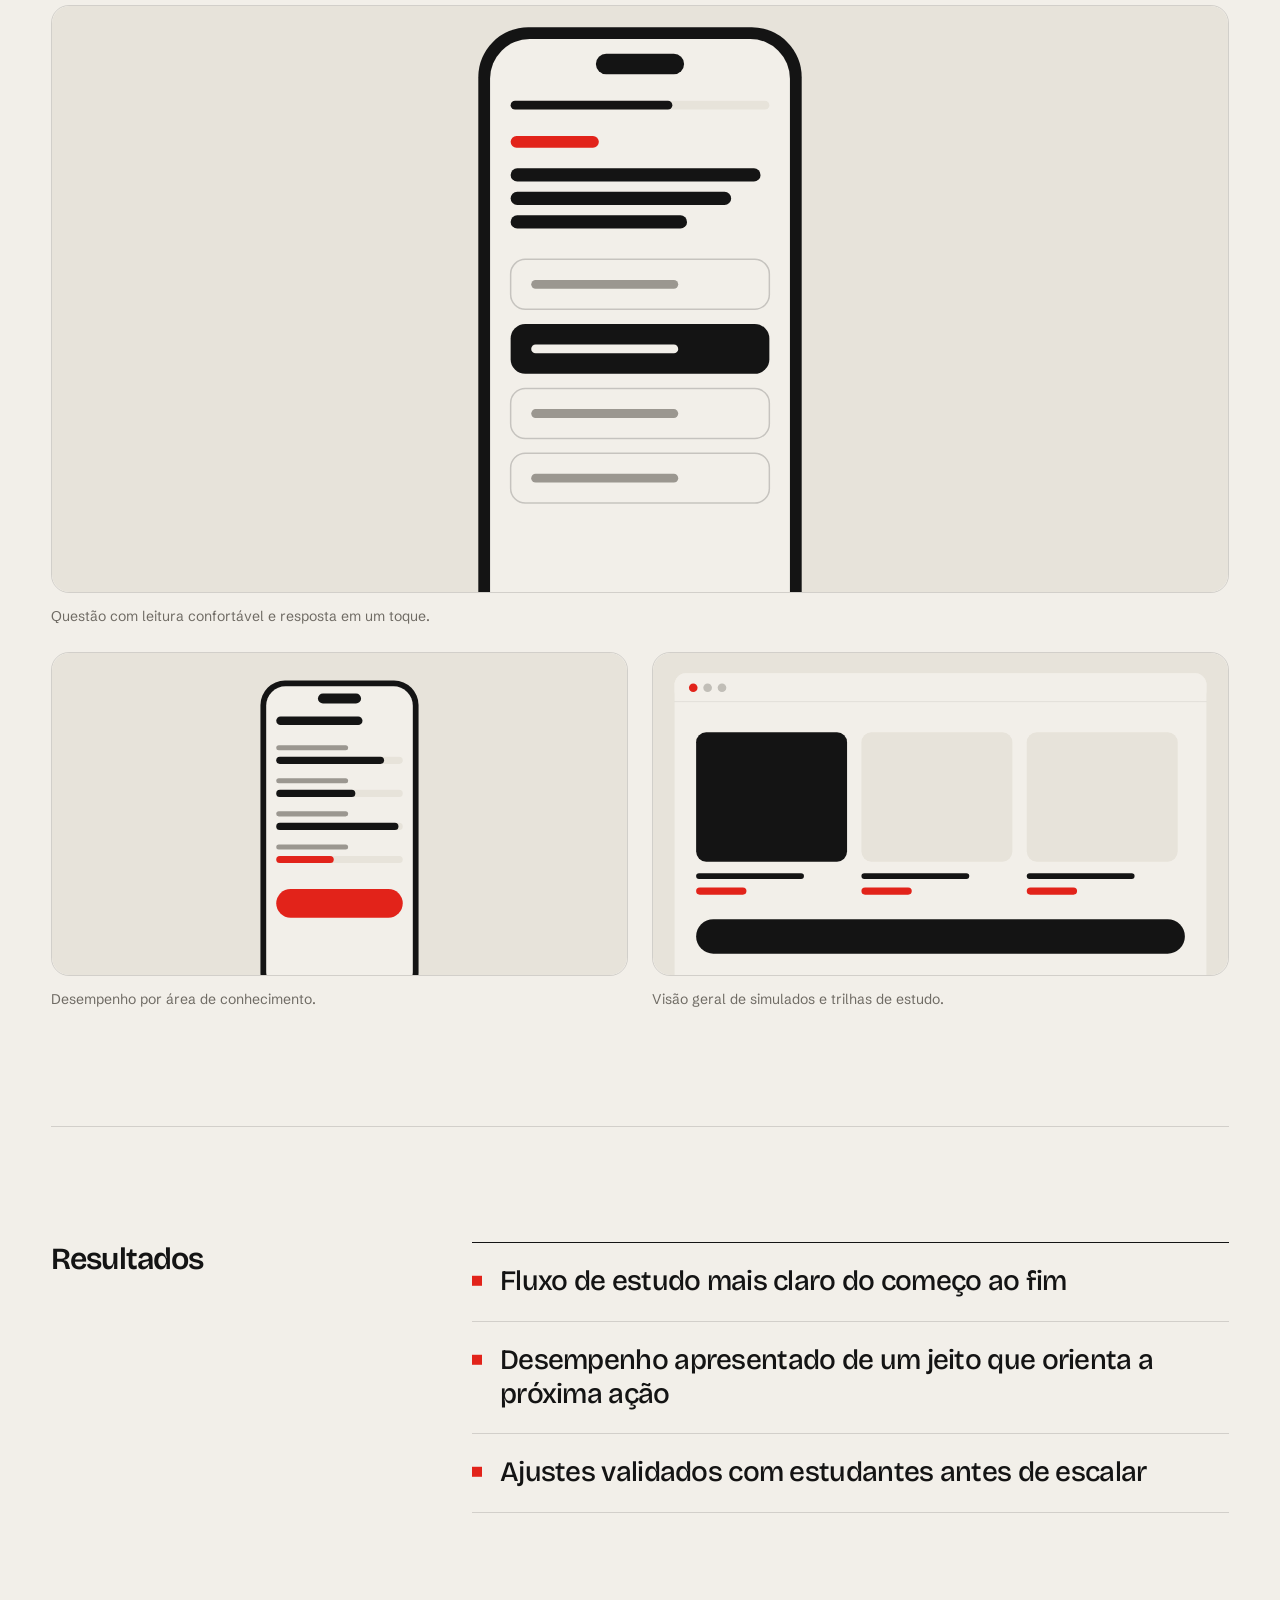
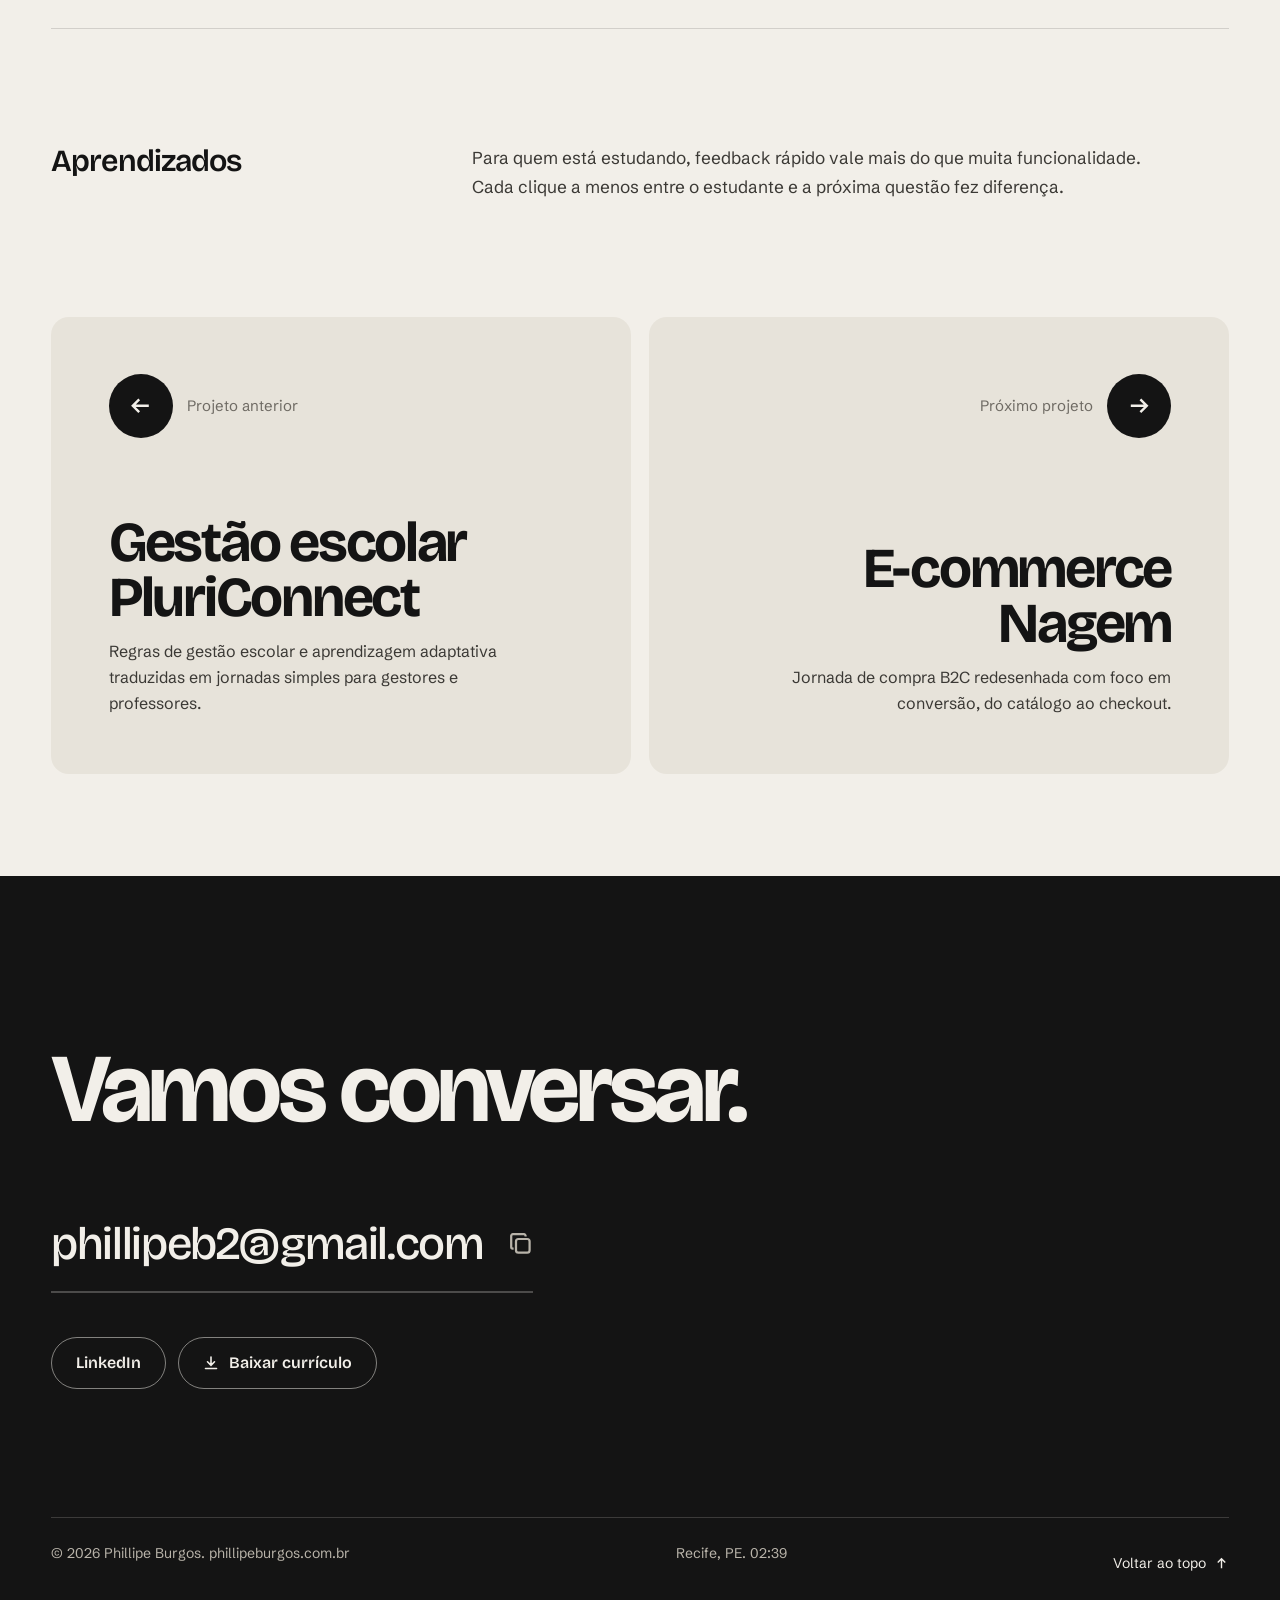
<file: projetos/maratona-enem.html>
<!doctype html>
<html lang="pt-BR">
<head>
<meta charset="utf-8">
<meta name="viewport" content="width=device-width, initial-scale=1, viewport-fit=cover">
<title>Maratona ENEM | Phillipe Burgos</title>
<meta name="description" content="Uma experiência de preparação para o ENEM que ajuda o estudante a manter o ritmo e entender onde precisa melhorar.">
<link rel="canonical" href="https://www.phillipeburgos.com.br/projetos/maratona-enem.html">
<meta property="og:type" content="website">
<meta property="og:url" content="https://www.phillipeburgos.com.br/projetos/maratona-enem.html">
<meta property="og:title" content="Maratona ENEM | Phillipe Burgos">
<meta property="og:description" content="Uma experiência de preparação para o ENEM que ajuda o estudante a manter o ritmo e entender onde precisa melhorar.">
<meta name="theme-color" content="#F2EFE9">
<link rel="icon" href="../favicon.svg?v=2" type="image/svg+xml">
<link rel="preconnect" href="https://fonts.googleapis.com">
<link rel="preconnect" href="https://fonts.gstatic.com" crossorigin>
<link href="https://fonts.googleapis.com/css2?family=Bricolage+Grotesque:opsz,wght@12..96,200..800&family=Schibsted+Grotesk:ital,wght@0,400..900;1,400..900&display=swap" rel="stylesheet">
<script>(function(){var d=document.documentElement,s=0,t=setTimeout(function(){s=Date.now();d.classList.add("is-slow")},500);addEventListener("load",function(){clearTimeout(t);if(!s)return;setTimeout(function(){d.classList.add("is-ready");setTimeout(function(){d.classList.remove("is-slow","is-ready")},900)},Math.max(0,1200-(Date.now()-s)))})})()</script>
<script>try{if(sessionStorage.getItem("pt")){document.documentElement.classList.add("pt-in");sessionStorage.removeItem("pt")}}catch(e){}</script>
<script defer src="https://cloud.umami.is/script.js" data-website-id="17da07a0-1ce1-4844-8b0f-482c8715d6e3"></script>
<link rel="stylesheet" href="../css/style.css?v=38">
</head>
<body>
<div class="loader" aria-hidden="true"><span class="loader-word"><span style="--i:0">b</span><span style="--i:1">u</span><span style="--i:2">r</span><span style="--i:3">g</span><span style="--i:4">o</span><span style="--i:5">s</span></span></div>
<a class="skip" href="#conteudo">Pular para o conteúdo</a>
<div class="progress" aria-hidden="true"></div>
<div class="cursor" aria-hidden="true"></div>
<div class="curtain" aria-hidden="true"></div>
<header class="nav">
  <div class="wrap nav-inner">
    <a class="brand" href="../index.html" aria-label="Phillipe Burgos, ir para o início">burgos</a>
    <nav class="menu" aria-label="Principal">
      <a href="../index.html"><span class="roll"><span data-text="Home">Home</span></span><span class="dot"></span></a>
      <a href="../index.html#portfolio" class="is-active"><span class="roll"><span data-text="Portfólio">Portfólio</span></span><span class="dot"></span></a>
      <a href="https://www.linkedin.com/in/phillipeburgos" target="_blank" rel="noopener"><span class="roll"><span data-text="LinkedIn">LinkedIn</span></span><svg class="ico" viewBox="0 0 16 16" fill="none" stroke="currentColor" stroke-width="1.5" aria-hidden="true"><path d="M5 11 11 5M6 5h5v5"/></svg></a>
      <a href="../curriculo-phillipe-burgos.pdf" class="cv js-cv" download><svg class="dl-ico" viewBox="0 0 16 16" fill="none" stroke="currentColor" stroke-width="1.6" stroke-linecap="round" aria-hidden="true"><g class="arrow"><path d="M8 2v8M4.5 6.8 8 10.3l3.5-3.5"/></g><path class="tray" d="M2.5 13.5h11"/></svg><span class="roll"><span data-text="Baixar currículo">Baixar currículo</span></span></a>
    </nav>
    <button class="menu-toggle" type="button" aria-expanded="false" aria-controls="sheet" aria-label="Abrir menu"><span class="bars" aria-hidden="true"></span></button>
  </div>
</header>
<div class="sheet" id="sheet" aria-hidden="true">
  <nav aria-label="Menu">
    <a href="../index.html" style="--i:0">Home</a>
    <a href="../index.html#portfolio" style="--i:1">Portfólio</a>
    <a href="../curriculo-phillipe-burgos.pdf" class="js-cv" download style="--i:2">Baixar currículo<svg class="ico" viewBox="0 0 16 16" fill="none" stroke="currentColor" stroke-width="1.4" aria-hidden="true"><path d="M8 2v9M4.5 7.5 8 11l3.5-3.5M2.5 14h11"/></svg></a>
    <a href="https://www.linkedin.com/in/phillipeburgos" target="_blank" rel="noopener" style="--i:3">LinkedIn<svg class="ico" viewBox="0 0 16 16" fill="none" stroke="currentColor" stroke-width="1.4" aria-hidden="true"><path d="M5 11 11 5M6 5h5v5"/></svg></a>
    <a class="sheet-mail" href="mailto:phillipeb2@gmail.com" style="--i:4">phillipeb2@gmail.com<svg class="ico" viewBox="0 0 16 16" fill="none" stroke="currentColor" stroke-width="1.4" aria-hidden="true"><rect x="2" y="3.5" width="12" height="9" rx="1.5"/><path d="m2.5 4.5 5.5 4.5 5.5-4.5"/></svg></a>
  </nav>
</div>
<main id="conteudo">
  <section class="case-hero wrap">
    <div class="case-bar">
      <span class="count"><b>03</b> de 04</span>
      <div class="pager">
        <span class="keys" aria-hidden="true">Navegue com <kbd>←</kbd><kbd>→</kbd></span>
        <a class="round" href="gestao-escolar-pluriconnect.html" data-prev aria-label="Projeto anterior: Gestão escolar PluriConnect"><svg class="ico" viewBox="0 0 16 16" fill="none" stroke="currentColor" stroke-width="1.5" aria-hidden="true"><path d="M13 8H3M7 4 3 8l4 4"/></svg></a>
        <a class="round" href="ecommerce-nagem.html" data-next aria-label="Próximo projeto: E-commerce Nagem"><svg class="ico" viewBox="0 0 16 16" fill="none" stroke="currentColor" stroke-width="1.5" aria-hidden="true"><path d="M3 8h10M9 4l4 4-4 4"/></svg></a>
      </div>
    </div>

    <p class="case-client"><i></i>Libro Educação</p>
    <h1 class="case-title" aria-label="Maratona ENEM"><span class="w"><span style="--i:0">Maratona</span></span> <span class="w"><span style="--i:1">ENEM</span></span></h1>
    <p class="case-summary">Uma experiência de preparação para o ENEM que ajuda o estudante a manter o ritmo e entender onde precisa melhorar.</p>

    <dl class="case-meta">
      <div><dt>Cliente</dt><dd>Libro Educação</dd></div>
      <div><dt>Ano</dt><dd>Recente</dd></div>
      <div><dt>Meu papel</dt><dd>Product Designer</dd></div>
      <div><dt>Entregas</dt><dd>Fluxo de estudo, simulados, interface mobile e testes</dd></div>
    </dl>

    <div class="case-cover"><img src="../assets/img/projetos/maratona-enem/capa.svg" alt="Capa do projeto Maratona ENEM" decoding="async"></div>
  </section>

  <div class="wrap">
    <section class="case-section">
      <h2>Contexto</h2>
      <div class="body"><p>A preparação para o ENEM dura meses e acontece, na maior parte do tempo, no celular. O estudante precisa resolver muitas questões, entender o próprio desempenho e não desistir no meio do caminho.</p></div>
    </section>

    <section class="case-section">
      <h2>O desafio</h2>
      <div class="body"><p class="big">Fazer conteúdo denso caber bem numa tela pequena e transformar o desempenho em algo que o estudante entende e usa para decidir o que estudar.</p></div>
    </section>

    <section class="case-section">
      <h2>Processo</h2>
      <div class="body"><ol class="steps"><li><h3>Entender o estudante</h3><p>Conversas e pesquisas com estudantes para entender rotina, dificuldades e o que faz alguém abandonar a preparação.</p></li><li><h3>Fluxo de estudo</h3><p>Desenhei o caminho entre questões, simulados e revisão, deixando claro o próximo passo em cada momento.</p></li><li><h3>Mobile primeiro</h3><p>Interface pensada para o celular, com leitura confortável de enunciados longos e respostas rápidas.</p></li><li><h3>Testes</h3><p>Testes de usabilidade com estudantes para ajustar os pontos de atrito antes de escalar.</p></li></ol></div>
    </section>

    <section class="case-section" style="border-bottom:0">
      <h2>Solução</h2>
      <div class="body"><p>O estudante encontra questões e simulados num fluxo contínuo, recebe retorno imediato e acompanha a evolução por área de conhecimento, o que ajuda a escolher onde focar.</p></div>
    </section>

    <div class="gallery"><figure><div class="frame"><img src="../assets/img/projetos/maratona-enem/tela-1.svg" alt="Questão com leitura confortável e resposta em um toque." loading="lazy" decoding="async"></div><figcaption>Questão com leitura confortável e resposta em um toque.</figcaption></figure><figure><div class="frame"><img src="../assets/img/projetos/maratona-enem/tela-2.svg" alt="Desempenho por área de conhecimento." loading="lazy" decoding="async"></div><figcaption>Desempenho por área de conhecimento.</figcaption></figure><figure><div class="frame"><img src="../assets/img/projetos/maratona-enem/tela-3.svg" alt="Visão geral de simulados e trilhas de estudo." loading="lazy" decoding="async"></div><figcaption>Visão geral de simulados e trilhas de estudo.</figcaption></figure></div>

    <section class="case-section">
      <h2>Resultados</h2>
      <!-- Se tiver números (conversão, tempo, NPS, adoção), coloque aqui. Número dá muita credibilidade. -->
      <div class="body"><ul class="results"><li>Fluxo de estudo mais claro do começo ao fim</li><li>Desempenho apresentado de um jeito que orienta a próxima ação</li><li>Ajustes validados com estudantes antes de escalar</li></ul></div>
    </section>

    <section class="case-section" style="border-bottom:0">
      <h2>Aprendizados</h2>
      <div class="body"><p>Para quem está estudando, feedback rápido vale mais do que muita funcionalidade. Cada clique a menos entre o estudante e a próxima questão fez diferença.</p></div>
    </section>
  </div>

  <nav class="pn" aria-label="Outros projetos">
    <a class="pn-item pn-prev" href="gestao-escolar-pluriconnect.html">
      <span class="pn-bg" aria-hidden="true"><img src="../assets/img/projetos/gestao-escolar-pluriconnect/capa.svg" alt="" loading="lazy" decoding="async"></span>
      <span class="pn-top"><span class="pn-go" aria-hidden="true"><svg class="ico" viewBox="0 0 16 16" fill="none" stroke="currentColor" stroke-width="1.5" aria-hidden="true"><path d="M13 8H3M7 4 3 8l4 4"/></svg></span><span class="pn-long">Projeto anterior</span><span class="pn-short">Anterior</span></span>
      <span><span class="pn-title">Gestão escolar PluriConnect</span><span class="pn-desc">Regras de gestão escolar e aprendizagem adaptativa traduzidas em jornadas simples para gestores e professores.</span></span>
    </a>
    <a class="pn-item pn-next" href="ecommerce-nagem.html">
      <span class="pn-bg" aria-hidden="true"><img src="../assets/img/projetos/ecommerce-nagem/capa.svg" alt="" loading="lazy" decoding="async"></span>
      <span class="pn-top"><span class="pn-go" aria-hidden="true"><svg class="ico" viewBox="0 0 16 16" fill="none" stroke="currentColor" stroke-width="1.5" aria-hidden="true"><path d="M3 8h10M9 4l4 4-4 4"/></svg></span><span class="pn-long">Próximo projeto</span><span class="pn-short">Próximo</span></span>
      <span><span class="pn-title" style="margin-left:auto">E-commerce Nagem</span><span class="pn-desc" style="margin-left:auto">Jornada de compra B2C redesenhada com foco em conversão, do catálogo ao checkout.</span></span>
    </a>
  </nav>
</main>
<footer class="contact on-dark" id="contato">
  <div class="wrap">
    <h2>Vamos conversar.</h2>
    <button class="mail" type="button" data-email="phillipeb2@gmail.com" aria-label="Copiar e-mail phillipeb2@gmail.com">
      <span class="mail-text">phillipeb2@gmail.com</span>
      <span class="mail-state" aria-hidden="true">
        <svg class="ico" viewBox="0 0 16 16" fill="none" stroke="currentColor" stroke-width="1.4" aria-hidden="true"><rect x="5" y="5" width="8.5" height="8.5" rx="1.5"/><path d="M11 3.5V3a1 1 0 0 0-1-1H3a1 1 0 0 0-1 1v7a1 1 0 0 0 1 1h.5"/></svg>
      </span>
    </button>
    <div class="contact-links">
      <a class="btn btn-ghost" href="https://www.linkedin.com/in/phillipeburgos" target="_blank" rel="noopener">LinkedIn</a>
      <a class="btn btn-ghost js-cv" href="../curriculo-phillipe-burgos.pdf" download><svg class="dl-ico" viewBox="0 0 16 16" fill="none" stroke="currentColor" stroke-width="1.6" stroke-linecap="round" aria-hidden="true"><g class="arrow"><path d="M8 2v8M4.5 6.8 8 10.3l3.5-3.5"/></g><path class="tray" d="M2.5 13.5h11"/></svg>Baixar currículo</a>
    </div>
    <div class="foot">
      <span>© <span class="year">2026</span> Phillipe Burgos. phillipeburgos.com.br</span>
      <span>Recife, PE. <span class="clock"></span></span>
      <button type="button" class="to-top">Voltar ao topo <svg class="ico" viewBox="0 0 16 16" fill="none" stroke="currentColor" stroke-width="1.5" aria-hidden="true"><path d="M8 13V3M4 7l4-4 4 4"/></svg></button>
    </div>
  </div>
</footer>
<div class="toast" role="status" aria-live="polite"><i><svg viewBox="0 0 10 10" fill="none" stroke="#fff" stroke-width="1.8" aria-hidden="true"><path d="M2 5.2 4.2 7.3 8 3"/></svg></i><span>E-mail copiado</span></div><script src="../js/main.js?v=12" defer></script>
<script src="../js/projeto.js?v=2" defer></script>
</body>
</html>
</file>
<file: css/style.css>
/* =========================================================
   phillipeburgos.com.br
   1. Base e componentes compartilhados
   2. Home
   3. Páginas de projeto
   Cores e fontes ficam nas variáveis do :root, logo abaixo.
   ========================================================= */

/* ---------- 1. Base e componentes ---------- */
:root{
  --bg:#F2EFE9;--bg-2:#E7E3DA;--ink:#141414;--ink-2:#3B3935;--muted:#6F6B64;--line:rgba(20,20,20,.14);
  --red:#E2231A;--on-dark:#F2EFE9;--on-dark-2:#B8B3A9;
  --display:"Bricolage Grotesque","Helvetica Neue",Arial,sans-serif;
  --text:"Schibsted Grotesk","Helvetica Neue",Arial,sans-serif;
  --pad:clamp(20px,4vw,56px);--max:1440px;
  --radius:clamp(12px,1.4vw,20px); /* arredondamento padrão de todas as imagens */
  --ease:cubic-bezier(.22,1,.36,1);
  color-scheme:light;
}
*{box-sizing:border-box;margin:0;padding:0}
[hidden]{display:none!important}
html{scroll-behavior:smooth;scroll-padding-top:96px;-webkit-text-size-adjust:100%;text-size-adjust:100%}
body{background:var(--bg);color:var(--ink);font-family:var(--text);font-size:17px;line-height:1.6;-webkit-font-smoothing:antialiased;overflow-x:hidden;-webkit-tap-highlight-color:transparent}
::selection{background:var(--red);color:#fff}
a{color:inherit;text-decoration:none}
button{font:inherit;color:inherit;background:none;border:0;cursor:pointer;text-align:left}
ul,ol{list-style:none}
img,svg{display:block;max-width:100%}
img{border-radius:var(--radius)}
.p-thumb img,.p-bg img,.case-cover img,.gallery img,.pn-bg img{width:100%;height:100%;object-fit:cover}
:focus-visible{outline:2px solid var(--red);outline-offset:4px;border-radius:6px}
.wrap{max-width:var(--max);margin:0 auto;padding-left:max(var(--pad),env(safe-area-inset-left,0px));padding-right:max(var(--pad),env(safe-area-inset-right,0px))}
.skip{position:fixed;left:16px;top:-80px;z-index:500;background:var(--ink);color:var(--bg);padding:12px 18px;border-radius:999px;font-family:var(--display);font-weight:600;transition:top .3s var(--ease)}
.skip:focus{top:16px}

.progress{position:fixed;top:0;left:0;right:0;height:2px;background:var(--red);transform-origin:0 50%;transform:scaleX(0);z-index:200}

.roll{display:inline-block;overflow:hidden;height:1.3em;line-height:1.3;vertical-align:top}
.roll>span{display:block;transition:transform .5s var(--ease)}
.roll>span::after{content:attr(data-text);display:block}
a:hover .roll>span,a:focus-visible .roll>span{transform:translateY(-50%)}

/* Navegação */
.nav{position:fixed;top:0;left:0;right:0;z-index:100;padding:calc(14px + env(safe-area-inset-top,0px)) 0 14px;transition:transform .6s var(--ease)}
.nav::before{content:"";position:absolute;inset:0;z-index:-1;background:rgba(242,239,233,.72);-webkit-backdrop-filter:saturate(180%) blur(12px);backdrop-filter:saturate(180%) blur(12px);border-bottom:1px solid var(--line);opacity:0;transition:opacity .4s var(--ease)}
.nav.is-scrolled::before{opacity:1}
.nav.sheet-open::before{opacity:0}
.nav.is-hidden{transform:translateY(-160%)}
.nav-inner{display:flex;align-items:center;justify-content:space-between;gap:12px}
.brand{font-family:var(--display);font-weight:700;font-size:clamp(26px,2.4vw,32px);letter-spacing:-.04em;line-height:1;display:inline-flex;align-items:center;min-height:48px;white-space:nowrap;transition:color .5s}
.nav.sheet-open .brand,.nav.sheet-open .menu-toggle{color:var(--on-dark)}
.menu{display:flex;align-items:center;gap:2px;padding:5px}
.menu a{font-family:var(--display);font-weight:500;font-size:15px;padding:0 15px;min-height:38px;border-radius:999px;position:relative;display:inline-flex;align-items:center;gap:8px;transition:background .3s var(--ease),color .3s}
.menu a:hover{background:var(--bg-2)}
.menu a .dot{position:absolute;left:50%;bottom:4px;width:4px;height:4px;border-radius:50%;background:var(--red);transform:translateX(-50%) scale(0);transition:transform .4s var(--ease)}
.menu a.is-active .dot{transform:translateX(-50%) scale(1)}
.menu a.cv{background:var(--ink);color:var(--bg);margin-left:4px}
.menu a.cv:hover{background:var(--red)}
.ico{width:15px;height:15px;flex:none}
.menu-toggle{display:none;width:48px;height:48px;padding:0;margin-right:-15px;align-items:center;justify-content:center;transition:color .5s}
.menu-toggle .bars{width:18px;height:12px;position:relative;background:linear-gradient(currentColor,currentColor) 0 50%/100% 1.6px no-repeat;transition:background-size .3s var(--ease)}
.menu-toggle .bars::before,.menu-toggle .bars::after{content:"";position:absolute;left:0;right:0;height:1.6px;background:currentColor;transition:transform .45s var(--ease),top .45s var(--ease)}
.menu-toggle .bars::before{top:0}.menu-toggle .bars::after{top:calc(100% - 1.6px)}
.menu-toggle[aria-expanded="true"] .bars{background-size:0 1.6px}
.menu-toggle[aria-expanded="true"] .bars::before{top:calc(50% - .8px);transform:rotate(45deg)}
.menu-toggle[aria-expanded="true"] .bars::after{top:calc(50% - .8px);transform:rotate(-45deg)}

.sheet{position:fixed;inset:0;z-index:95;background:var(--ink);color:var(--on-dark);padding:calc(100px + env(safe-area-inset-top,0px)) var(--pad) calc(32px + env(safe-area-inset-bottom,0px));display:flex;flex-direction:column;justify-content:space-between;gap:32px;overflow-y:auto;overscroll-behavior:contain;clip-path:inset(0 0 100% 0);transition:clip-path .7s var(--ease),visibility 0s .7s;visibility:hidden}
.sheet.is-open{clip-path:inset(0 0 0 0);visibility:visible;transition:clip-path .7s var(--ease),visibility 0s}
.sheet nav a{display:flex;align-items:center;justify-content:space-between;gap:16px;font-family:var(--display);font-weight:600;font-size:clamp(2.1rem,10vw,3.6rem);letter-spacing:-.035em;line-height:1.1;padding:14px 0;border-bottom:1px solid rgba(242,239,233,.16);opacity:0;transform:translateY(24px);transition:opacity .5s,transform .7s var(--ease)}
.sheet.is-open nav a{opacity:1;transform:none;transition-delay:calc(.15s + var(--i)*.06s)}
.sheet nav a .ico{width:26px;height:26px;color:var(--red)}
.sheet nav a.sheet-mail{font-size:clamp(1.25rem,6vw,2rem);letter-spacing:-.02em;overflow-wrap:anywhere}

/* Botões */
.btn{font-family:var(--display);font-weight:600;font-size:16px;display:inline-flex;align-items:center;justify-content:center;gap:10px;padding:0 24px;min-height:52px;border-radius:999px;border:1px solid var(--ink);position:relative;overflow:hidden;isolation:isolate;transition:color .45s var(--ease),border-color .45s var(--ease);white-space:nowrap}
.btn::before{content:"";position:absolute;left:-5%;right:-5%;top:0;height:100%;border-radius:50% 50% 0 0 / 30% 30% 0 0;transform:translateY(105%);transition:transform .55s var(--ease),border-radius .55s var(--ease);z-index:-1}
.btn:hover::before,.btn:focus-visible::before{transform:translateY(0);border-radius:0}
.btn-primary{background:var(--ink);color:var(--bg)}
.btn-primary::before{background:var(--red)}
.btn-primary:hover{border-color:var(--red)}
.btn-ghost::before{background:var(--ink)}
.btn-ghost:hover,.btn-ghost:focus-visible{color:var(--bg)}
.on-dark .btn-ghost{border-color:rgba(242,239,233,.5);color:var(--on-dark)}
.on-dark .btn-ghost::before{background:var(--on-dark)}
.on-dark .btn-ghost:hover,.on-dark .btn-ghost:focus-visible{color:var(--ink)}

.dl-ico{width:16px;height:16px;overflow:visible}
.is-pulled .dl-ico .arrow{animation:drop .9s var(--ease)}
@keyframes drop{0%{transform:none;opacity:1}40%{transform:translateY(9px);opacity:0}41%{transform:translateY(-9px);opacity:0}100%{transform:none;opacity:1}}
.dl-ico .tray{transform-origin:50% 50%;transform-box:fill-box}
.is-pulled .dl-ico .tray{animation:tray .9s var(--ease)}
@keyframes tray{35%{transform:scaleX(1)}50%{transform:scaleX(1.25)}70%{transform:scaleX(1)}}

.section{padding:clamp(80px,12vw,168px) 0}
.sec-head{display:flex;justify-content:space-between;align-items:end;gap:20px 48px;margin-bottom:clamp(32px,5vw,64px);flex-wrap:wrap}
.sec-title{font-family:var(--display);font-weight:700;font-size:clamp(2.75rem,7.4vw,6.6rem);letter-spacing:-.045em;line-height:.92}
.sec-title sup{font-family:var(--text);font-size:clamp(14px,1.3vw,18px);font-weight:500;color:var(--red);vertical-align:top;margin-left:.4em;letter-spacing:0;position:relative;top:.5em}
.sec-lead{max-width:40ch;color:var(--ink-2)}
.on-dark{background:var(--ink);color:var(--on-dark)}
.on-dark .sec-lead{color:var(--on-dark-2)}
.tag{font-size:13px;line-height:1;padding:7px 11px;border-radius:999px;border:1px solid var(--line);color:var(--ink-2)}

/* Contato */
.contact{padding:clamp(88px,13vw,176px) 0 32px;padding-bottom:calc(32px + env(safe-area-inset-bottom,0px))}
.contact h2{font-family:var(--display);font-weight:700;font-size:clamp(2.5rem,7.6vw,7rem);letter-spacing:-.045em;line-height:.95;max-width:14ch;margin-bottom:clamp(36px,6vw,72px)}
.mail{display:inline-flex;align-items:center;flex-wrap:wrap;gap:12px clamp(14px,2vw,24px);font-family:var(--display);font-weight:500;font-size:clamp(1.35rem,3.6vw,3rem);letter-spacing:-.03em;padding-bottom:12px;position:relative;max-width:100%}
.mail::after{content:"";position:absolute;left:0;right:0;bottom:0;height:2px;background:rgba(242,239,233,.25)}
.mail::before{content:"";position:absolute;left:0;right:0;bottom:0;height:2px;background:var(--red);transform:scaleX(0);transform-origin:0 50%;transition:transform .7s var(--ease);z-index:1}
.mail:hover::before,.mail:focus-visible::before{transform:scaleX(1)}
.mail-text{overflow-wrap:anywhere}
.mail-state{display:inline-flex;align-items:center;color:var(--on-dark-2);transition:color .3s}
.mail-state .ico{width:clamp(18px,2vw,26px);height:clamp(18px,2vw,26px)}
.mail:hover .mail-state,.mail:focus-visible .mail-state{color:var(--on-dark)}
.mail.is-copied .mail-state{color:var(--red)}
.contact-links{display:flex;flex-wrap:wrap;gap:12px;margin-top:44px}
.foot{margin-top:clamp(72px,10vw,140px);padding-top:24px;border-top:1px solid rgba(242,239,233,.18);display:flex;justify-content:space-between;flex-wrap:wrap;gap:12px 32px;font-size:14px;color:var(--on-dark-2)}
.foot button{display:inline-flex;align-items:center;gap:8px;color:var(--on-dark);min-height:44px}
.foot button .ico{transition:transform .5s var(--ease)}
.foot button:hover .ico{transform:translateY(-3px)}

.toast{visibility:hidden;position:fixed;left:50%;bottom:calc(24px + env(safe-area-inset-bottom,0px));transform:translate(-50%,160%);background:var(--bg);color:var(--ink);font-family:var(--display);font-weight:600;font-size:15px;padding:12px 18px;border-radius:999px;display:flex;align-items:center;gap:10px;z-index:150;box-shadow:0 18px 40px -16px rgba(0,0,0,.4);transition:transform .6s var(--ease),visibility 0s .6s}
.toast.is-on{transform:translate(-50%,0);visibility:visible;transition:transform .6s var(--ease),visibility 0s}
.toast i{width:18px;height:18px;border-radius:50%;background:var(--red);display:grid;place-items:center}
.toast i svg{width:10px;height:10px}


.cursor{position:fixed;left:0;top:0;width:10px;height:10px;margin:-5px 0 0 -5px;border-radius:50%;background:var(--red);pointer-events:none;z-index:300;display:none;transition:width .4s var(--ease),height .4s var(--ease),margin .4s var(--ease),background .3s,border-color .3s,opacity .25s;border:1px solid transparent}
.has-cursor .cursor{display:block}
.has-cursor,.has-cursor *{cursor:none!important}
.cursor.is-link{width:46px;height:46px;margin:-23px 0 0 -23px;background:rgba(226,35,26,.1);border-color:var(--red)}
.cursor.is-hidden{opacity:0}

/* Transição entre páginas */
.curtain{position:fixed;inset:0;background:var(--ink);z-index:400;pointer-events:none;transform:translateY(100%);visibility:hidden}
.pt-in .curtain,.pt-out .curtain,.pt-leave .curtain{visibility:visible}
.pt-in .curtain{transform:none}
.pt-out .curtain{transform:translateY(-100%);transition:transform .8s var(--ease)}
.pt-leave .curtain{transform:none;transition:transform .5s var(--ease)}

/* Tela de carregamento, só aparece se a página demorar mais de 0,5s */
.loader{position:fixed;inset:0;z-index:600;background:var(--ink);color:var(--on-dark);display:grid;place-items:center;visibility:hidden;pointer-events:none}
.is-slow .loader{visibility:visible;pointer-events:auto}
.is-ready .loader{transform:translateY(-100%);transition:transform .8s var(--ease)}
.loader-word{display:flex;overflow:hidden;padding-bottom:.12em;font-family:var(--display);font-weight:700;font-size:clamp(3.5rem,14vw,9rem);letter-spacing:-.05em;line-height:1}
.loader-word span{display:inline-block;font-variation-settings:"opsz" 96,"wght" 700}
.is-slow .loader-word span{animation:loader-in .9s var(--ease) both,loader-wave 1.6s ease-in-out infinite;animation-delay:calc(var(--i)*70ms),calc(.9s + var(--i)*110ms)}
@keyframes loader-in{from{transform:translateY(110%)}}
@keyframes loader-wave{50%{font-variation-settings:"opsz" 96,"wght" 250}}

@media (max-width:860px){
  .menu{display:none}
  .menu-toggle{display:inline-flex}
}
@media (max-width:620px){
  body{font-size:16px}
  .contact-links .btn{flex:1 1 100%}
  .foot{flex-direction:column}
}
@media (prefers-reduced-motion:reduce){
  html{scroll-behavior:auto}
  *,*::before,*::after{animation:none!important;transition-duration:.01ms!important;transition-delay:0s!important}
  .curtain{display:none}
}

/* ---------- 2. Home ---------- */
.hero{min-height:100svh;padding-top:calc(116px + env(safe-area-inset-top,0px));padding-bottom:44px;display:flex;flex-direction:column;justify-content:space-between}
.hero-top{display:flex;justify-content:space-between;align-items:center;flex-wrap:wrap;gap:10px 32px;font-size:15px;color:var(--ink-2)}
.status{display:inline-flex;align-items:baseline;gap:12px}
.status .pulse{transform:translateY(-1px)}
.pulse{width:8px;height:8px;border-radius:50%;background:var(--red);position:relative;flex:none}
.pulse::after{content:"";position:absolute;inset:0;border-radius:50%;background:var(--red);animation:ping 2.4s var(--ease) infinite}
@keyframes ping{0%{transform:scale(1);opacity:.55}100%{transform:scale(3.4);opacity:0}}
.hero-name{font-family:var(--display);font-size:clamp(4.2rem,min(17vw,30vh),17.5rem);line-height:.82;letter-spacing:-.05em;font-variation-settings:"opsz" 96,"wght" 700;margin:auto 0 4.5vh;user-select:none;white-space:nowrap}
.hero-role{margin-top:auto;overflow:hidden;padding-bottom:.1em;font-family:var(--display);font-weight:500;font-size:clamp(1.05rem,1.8vw,1.6rem);letter-spacing:-.02em;color:var(--red)}
.hero-role span{display:inline-block;transform:translateY(110%)}
.is-loaded .hero-role span{transform:none;transition:transform 1.1s var(--ease) .15s}
.hero-role+.hero-name{margin-top:-.035em}
.hero-name .line{display:block;overflow:hidden;padding:.02em 0 .2em;margin-bottom:-.1em}
.hero-name .line:last-child{text-align:right}
.hero-name .ch{display:inline-block;transform:translateY(110%);font-variation-settings:"opsz" 96,"wght" 200}
.hero-name .stop{color:var(--red);letter-spacing:0}
.is-loaded .hero-name .ch{transform:none;transition:transform 1.2s var(--ease);transition-delay:calc(var(--i)*45ms)}
.hero-grid{display:grid;grid-template-columns:1.25fr 1fr;gap:28px 64px;align-items:end;border-top:1px solid var(--ink);padding-top:28px}
.statement{font-family:var(--display);font-weight:500;font-size:clamp(1.45rem,2.7vw,2.5rem);line-height:1.12;letter-spacing:-.025em;max-width:21ch}
.hero-aside p{color:var(--ink-2);max-width:44ch;margin-bottom:24px}
.hl{background:none;color:var(--red);font-weight:700}
.actions{display:flex;flex-wrap:wrap;gap:12px}

.places{border-bottom:1px solid var(--line)}
.places .wrap{display:grid;grid-template-columns:1fr 3fr;gap:16px 24px;padding-top:28px;padding-bottom:28px;align-items:center}
.places p{color:var(--muted);font-size:15px}
.places ul{display:flex;flex-wrap:wrap;gap:12px 48px;justify-content:space-between}
.places li{font-family:var(--display);font-weight:600;font-size:clamp(1.2rem,2.2vw,1.8rem);letter-spacing:-.02em;display:flex;align-items:baseline;gap:10px;flex-wrap:wrap}
.places li small{font-family:var(--text);font-weight:400;font-size:14px;color:var(--muted);letter-spacing:0}

/* Lista de projetos */
.projects{border-top:1px solid var(--ink)}
.project{border-bottom:1px solid var(--line)}
.project>a{display:grid;grid-template-areas:"year main meta go";grid-template-columns:140px 1fr minmax(180px,240px) 48px;gap:14px 32px;align-items:center;padding:36px 16px;position:relative;isolation:isolate}
.p-thumb{grid-area:thumb;display:none;border-radius:var(--radius);overflow:hidden;aspect-ratio:16/10;border:1px solid var(--line)}
.p-thumb img{width:100%;height:100%}
.p-year{grid-area:year;color:var(--muted);font-size:15px;font-variant-numeric:tabular-nums}
.p-main{grid-area:main;min-width:0}
.p-meta{grid-area:meta}
.p-go{grid-area:go}
.p-title{display:block;font-family:var(--display);font-weight:600;font-size:clamp(1.75rem,3.8vw,3.4rem);letter-spacing:-.035em;line-height:1.02}
.p-desc{display:block;color:var(--ink-2);font-size:16px;max-width:54ch;margin-top:10px}
.p-client{grid-area:year;align-self:start;padding-top:.4em;display:block;font-size:15px;color:var(--red);font-weight:500}
.p-tags{display:flex;flex-wrap:wrap;gap:6px}
.p-go{width:48px;height:48px;border-radius:50%;border:1px solid var(--ink);display:grid;place-items:center;overflow:hidden;transition:background .4s var(--ease),border-color .4s,color .4s}
.p-go .ico{width:18px;height:18px}
@keyframes arrow-loop{45%{transform:translateX(220%)}45.01%{transform:translateX(-220%)}}
.p-bg{position:absolute;inset:0;z-index:-1;overflow:hidden;border-radius:var(--radius);clip-path:inset(100% 0 0 0 round var(--radius));transition:clip-path .75s var(--ease);background:var(--ink)}
.p-bg img{width:100%;height:100%;transform:scale(1.12);transition:transform 1.1s var(--ease)}
.p-bg::after{content:"";position:absolute;inset:0;background:rgba(20,20,20,.78)}

/* Portfólio em desenvolvimento: arraste a linha para comparar wireframe e alta fidelidade */
.wip{display:flex;flex-direction:column;align-items:center;text-align:center}
.wip-text{font-family:var(--display);font-weight:500;font-size:clamp(1.15rem,2vw,1.6rem);letter-spacing:-.02em;color:var(--ink-2);margin-top:24px}
.wip-cta{margin-top:20px}
.wip-art{position:relative;width:min(300px,100%);aspect-ratio:1;border-radius:var(--radius);overflow:hidden;background:var(--bg-2);cursor:ew-resize;touch-action:pan-y;user-select:none;-webkit-user-select:none}
.wip-art::after{content:"";position:absolute;inset:0;border:1px solid var(--line);border-radius:inherit;pointer-events:none}
.wip-layer{position:absolute;inset:0;width:100%;height:100%;display:block;pointer-events:none}
.wip-hifi{position:absolute;inset:0;clip-path:inset(0 calc(100% - var(--pos)) 0 0);pointer-events:none}
.wip-scan{position:absolute;top:0;bottom:0;left:var(--pos);width:2px;margin-left:-1px;background:var(--red);box-shadow:0 0 18px 2px rgba(226,35,26,.45);outline:none}
.wip-handle{position:absolute;top:50%;left:50%;width:40px;height:40px;border-radius:50%;background:var(--red);color:#fff;display:grid;place-items:center;transform:translate(-50%,-50%);box-shadow:0 6px 18px -6px rgba(0,0,0,.4);transition:transform .3s var(--ease)}
.wip-handle svg{width:18px;height:18px}
.wip-art:hover .wip-handle,.wip-art.is-dragging .wip-handle{transform:translate(-50%,-50%) scale(1.1)}
.wip-scan:focus-visible .wip-handle{outline:2px solid var(--ink);outline-offset:3px}
.wip-art.is-intro .wip-hifi,.wip-art.is-intro .wip-scan{transition:clip-path 1.1s var(--ease),left 1.1s var(--ease)}
.p-year,.p-title,.p-desc,.p-client,.p-main .tag,.p-meta .tag{transition:background .5s var(--ease),color .5s var(--ease),border-color .5s var(--ease),transform .7s var(--ease)}
@media (hover:hover){
  .project>a:hover .p-bg,.project>a:focus-visible .p-bg{clip-path:inset(0 0 0 0 round var(--radius))}
  .project>a:hover .p-bg img,.project>a:focus-visible .p-bg img{transform:scale(1)}
  .project>a:hover .p-title,.project>a:focus-visible .p-title,.project>a:hover .p-client,.project>a:focus-visible .p-client{color:var(--on-dark)}
  .project>a:hover .p-desc,.project>a:focus-visible .p-desc,.project>a:hover .p-year,.project>a:focus-visible .p-year{color:var(--on-dark-2)}
  .project>a:hover .tag,.project>a:focus-visible .tag{background:var(--on-dark);color:var(--ink);border-color:var(--on-dark)}
  .project>a:hover .p-title,.project>a:hover .p-desc{transform:translateX(14px)}
  .project>a:hover .p-go,.project>a:focus-visible .p-go{background:var(--red);border-color:var(--red);color:#fff}
  .project>a:hover .p-go .ico,.project>a:focus-visible .p-go .ico{animation:arrow-loop 1.1s var(--ease)}
}

.principles{display:grid;grid-template-columns:repeat(2,1fr);border-top:1px solid rgba(242,239,233,.22)}
.principle{padding:40px 48px 52px 0;border-bottom:1px solid rgba(242,239,233,.14)}
.principle:nth-child(2n){padding-left:48px;padding-right:0;border-left:1px solid rgba(242,239,233,.14)}
.principle h3{font-family:var(--display);font-weight:600;font-size:clamp(1.35rem,2.2vw,1.9rem);letter-spacing:-.025em;line-height:1.15;display:flex;align-items:center;gap:16px;margin-bottom:14px}
.principle-ico{width:30px;height:30px;color:var(--red);flex:none;transition:transform .6s var(--ease)}
@media (hover:hover){.principle:hover .principle-ico{transform:rotate(-8deg) scale(1.12)}}
.principle p{color:var(--on-dark-2);max-width:46ch}

.cv{display:grid;grid-template-columns:minmax(280px,1fr) 1.9fr;gap:clamp(40px,6vw,96px)}
.cv-side{position:sticky;top:110px;align-self:start}
.cv-side .sec-title{margin-bottom:28px}
.cv-side p{color:var(--ink-2);margin-bottom:28px;max-width:40ch}
.block{padding-top:8px;margin-bottom:clamp(56px,7vw,88px)}
.block:last-child{margin-bottom:0}
.block-title{font-family:var(--display);font-weight:600;font-size:clamp(1.3rem,1.8vw,1.6rem);letter-spacing:-.02em;padding-bottom:16px;border-bottom:1px solid var(--ink);display:flex;justify-content:space-between;align-items:baseline;gap:16px}
.block-title small{font-family:var(--text);font-size:14px;font-weight:400;color:var(--muted);letter-spacing:0}
.job{border-bottom:1px solid var(--line)}
.job-head{width:100%;display:grid;grid-template-columns:150px 1fr 44px;gap:8px 28px;align-items:start;padding:26px 0}
.job-when{font-size:15px;color:var(--muted);padding-top:6px;font-variant-numeric:tabular-nums}
.job-co{font-family:var(--display);font-weight:600;font-size:clamp(1.35rem,2.3vw,2rem);letter-spacing:-.03em;line-height:1.1;display:block}
.job-role{display:block;color:var(--ink-2);font-size:16px;font-style:italic;margin-top:6px}
.plus{width:44px;height:44px;border-radius:50%;border:1px solid var(--line);position:relative;transition:background .4s var(--ease),border-color .4s,transform .6s var(--ease)}
.plus::before,.plus::after{content:"";position:absolute;left:50%;top:50%;width:12px;height:1.5px;background:var(--ink);transform:translate(-50%,-50%);transition:transform .5s var(--ease),background .3s}
.plus::after{transform:translate(-50%,-50%) rotate(90deg)}
.job-head:hover .plus{border-color:var(--ink)}
.job-head[aria-expanded="true"] .plus{background:var(--red);border-color:var(--red);transform:rotate(180deg)}
.job-head[aria-expanded="true"] .plus::before,.job-head[aria-expanded="true"] .plus::after{background:#fff}
.job-head[aria-expanded="true"] .plus::after{transform:translate(-50%,-50%) rotate(0deg)}
.job-body{display:grid;grid-template-rows:0fr;transition:grid-template-rows .6s var(--ease)}
.job-body>div{overflow:hidden}
.job.is-open .job-body{grid-template-rows:1fr}
.job-inner{padding:0 72px 32px 178px;opacity:0;transform:translateY(-8px);transition:opacity .4s,transform .6s var(--ease)}
.job.is-open .job-inner{opacity:1;transform:none;transition-delay:.12s}
.job-inner .lead{color:var(--ink);margin-bottom:14px;max-width:60ch}
.job-inner li{position:relative;padding-left:22px;color:var(--ink-2);margin-bottom:8px;max-width:62ch}
.job-inner li::before{content:"";position:absolute;left:0;top:.72em;width:8px;height:1.5px;background:var(--red)}
.rows li{display:grid;grid-template-columns:1fr auto;gap:4px 24px;padding:18px 0;border-bottom:1px solid var(--line);align-items:baseline}
.rows strong{font-family:var(--display);font-weight:600;font-size:clamp(1.05rem,1.5vw,1.3rem);letter-spacing:-.015em;line-height:1.25}
.rows span{color:var(--muted);font-size:15px;text-align:right}
.rows em{font-style:normal;color:var(--ink-2);font-size:15px;grid-column:1/-1}
.skills{display:grid;grid-template-columns:repeat(2,1fr);gap:0 48px}
.skill{padding:24px 0;border-bottom:1px solid var(--line)}
.skill h4{font-family:var(--display);font-weight:600;font-size:1.15rem;letter-spacing:-.015em;margin-bottom:14px}
.skill ul{display:flex;flex-wrap:wrap;gap:6px}
.skill .tag{transition:background .35s var(--ease),color .35s var(--ease),border-color .35s var(--ease),transform .35s var(--ease)}
@media (hover:hover){.skill .tag:hover{background:var(--ink);color:var(--bg);border-color:var(--ink);transform:translateY(-2px)}}

@media (max-width:1080px){
  .project>a{grid-template-areas:"year main go" ". meta .";grid-template-columns:110px 1fr 48px}
  .job-inner{padding-left:0;padding-right:0}
}
@media (max-width:860px){
  .hero{min-height:auto;padding-top:calc(93px + env(safe-area-inset-top,0px));padding-bottom:56px}
  .hero-name{margin:8vh 0 6vh}
  .hero-role{margin-top:6.4vh}
  .hero-grid{grid-template-columns:1fr}
  .places .wrap{grid-template-columns:1fr}
  .places ul{justify-content:flex-start;gap:8px 32px}
  .principles{grid-template-columns:1fr}
  .principle,.principle:nth-child(2n){padding:30px 0 36px;border-left:0}
  .cv{grid-template-columns:1fr}
  .cv-side{position:static}
  .skills{grid-template-columns:1fr}
}
@media (max-width:620px){
  .hero-name{font-size:27vw;margin:6vh 0 5vh}
  .hero-role{margin-top:4.8vh}
  .hero-top{flex-direction:column;align-items:flex-start}
  .actions .btn{flex:1 1 100%}
  .project>a{grid-template-areas:"year year" "main go" "meta meta";grid-template-columns:1fr 44px;padding:28px 0}
  .p-go{width:44px;height:44px;align-self:start;margin-top:2px}
  .job-head{grid-template-columns:1fr 44px;padding:22px 0}
  .job-when{grid-column:1/-1;padding-top:0;order:-1}
  .rows li{grid-template-columns:1fr}
  .rows span{text-align:left}
}
@media (max-height:520px) and (orientation:landscape){
  .hero{min-height:auto}
  .hero-name{font-size:clamp(3.5rem,13vw,9rem);margin:4vh 0}
}
@media (hover:none),(pointer:coarse){
  .p-thumb{display:block}
  .p-bg{display:none}
  .project>a{grid-template-areas:"thumb thumb thumb thumb" "year main meta go";padding-top:24px}
}
@media (hover:none) and (max-width:1080px),(pointer:coarse) and (max-width:1080px){
  .project>a{grid-template-areas:"thumb thumb thumb" "year main go" ". meta ."}
}
@media (hover:none) and (max-width:620px),(pointer:coarse) and (max-width:620px){
  .project>a{grid-template-areas:"thumb thumb" "year year" "main go" "meta meta";padding-top:24px}
}
/* No celular, cada projeto vira um card com a imagem de ponta a ponta */
@media (max-width:620px){
  .projects{border-top:0;display:grid;gap:20px}
  .project{position:relative;border:0;border-radius:var(--radius);overflow:hidden}
  .project::after{content:"";position:absolute;inset:0;border:1px solid var(--line);border-radius:inherit;pointer-events:none;z-index:1}
  .project>a{padding:20px 16px 24px}
  .p-thumb{margin:-20px -16px 4px;border:0;border-radius:0}
  .p-thumb img{border-radius:0}
  .p-go{display:none}
  .project>a{grid-template-columns:1fr;grid-template-areas:"year" "main" "meta"}
}
@media (hover:none) and (max-width:620px),(pointer:coarse) and (max-width:620px){
  .project>a{grid-template-areas:"thumb" "year" "main" "meta"}
}
@media (prefers-reduced-motion:reduce){
  .hero-name .ch{transform:none;font-variation-settings:"opsz" 96,"wght" 700}
  .hero-role span{transform:none}
}

/* ---------- 3. Páginas de projeto ---------- */
.case-hero{padding-top:calc(112px + env(safe-area-inset-top,0px))}
.case-bar{display:flex;justify-content:space-between;align-items:center;gap:12px 24px;flex-wrap:wrap;padding-bottom:20px;border-bottom:1px solid var(--line);margin-bottom:clamp(40px,7vw,88px)}
.back{display:inline-flex;align-items:center;gap:10px;font-family:var(--display);font-weight:600;font-size:15px;min-height:44px}
.back .ico{transition:transform .5s var(--ease)}
.back:hover .ico{transform:translateX(-4px)}
.pager{display:flex;align-items:center;gap:10px}
.case-bar .count{font-size:15px;color:var(--muted);font-variant-numeric:tabular-nums}
.case-bar .count b{color:var(--ink);font-weight:600}
.round{width:44px;height:44px;border-radius:50%;border:1px solid var(--ink);display:grid;place-items:center;transition:background .4s var(--ease),color .4s,border-color .4s}
.round:hover,.round:focus-visible{background:var(--ink);color:var(--bg)}
.round .ico{width:17px;height:17px}
.keys{display:none;align-items:center;gap:6px;font-size:13px;color:var(--muted);margin-right:12px}
.keys kbd{font-family:var(--text);font-size:12px;border:1px solid var(--line);border-bottom-width:2px;border-radius:6px;padding:1px 7px;color:var(--ink-2)}
@media (hover:hover) and (pointer:fine) and (min-width:861px){.keys{display:inline-flex}}

.case-client{color:var(--muted);font-size:15px;margin-bottom:18px;display:flex;align-items:center;gap:10px}
.case-client i{width:8px;height:8px;border-radius:50%;background:var(--red)}
.case-title{font-family:var(--display);font-weight:700;font-size:clamp(2.9rem,8.6vw,8.4rem);letter-spacing:-.048em;line-height:.92;max-width:13ch;overflow-wrap:break-word;hyphens:manual}
.case-title .w{display:inline-block;overflow:hidden;vertical-align:top;padding-bottom:.08em;margin-bottom:-.08em}
.case-title .w>span{display:inline-block;transform:translateY(105%)}
.is-loaded .case-title .w>span{transform:none;transition:transform 1.1s var(--ease);transition-delay:calc(var(--i)*70ms)}
.case-summary{font-family:var(--display);font-weight:500;font-size:clamp(1.35rem,2.5vw,2.3rem);letter-spacing:-.025em;line-height:1.15;max-width:26ch;margin-top:clamp(24px,3vw,36px);color:var(--ink-2)}
.case-meta{display:grid;grid-auto-flow:column;grid-auto-columns:1fr;gap:24px 32px;border-top:1px solid var(--ink);padding-top:24px;margin-top:clamp(44px,7vw,88px)}
.case-meta dt{font-size:14px;color:var(--muted);margin-bottom:6px}
.case-meta dd{font-size:16px;line-height:1.45;max-width:30ch}
.case-meta dd a{background:linear-gradient(var(--line),var(--line)) 0 100%/100% 1px no-repeat,linear-gradient(var(--red),var(--red)) 0 100%/0 1px no-repeat;transition:background-size .5s var(--ease)}
.case-meta dd a:hover,.case-meta dd a:focus-visible{background-size:100% 1px,100% 1px}
.case-cover{margin-top:clamp(36px,5vw,64px);border-radius:var(--radius);overflow:hidden;aspect-ratio:16/8.5}
.case-cover img{width:100%;height:100%}

.case-section{display:grid;grid-template-columns:minmax(200px,1fr) 2.2fr;gap:20px clamp(32px,6vw,96px);padding:clamp(64px,9vw,128px) 0;border-bottom:1px solid var(--line)}
.case-section>h2{font-family:var(--display);font-weight:600;font-size:clamp(1.5rem,2.4vw,2.1rem);letter-spacing:-.03em;line-height:1.1;position:sticky;top:100px;align-self:start}
.case-section .body p{font-size:clamp(17px,1.35vw,20px);line-height:1.65;color:var(--ink-2);max-width:62ch}
.case-section .body p+p{margin-top:1em}
.steps+p,.stats+p{margin-top:clamp(32px,4vw,48px)}
.case-figure{margin-top:clamp(32px,4vw,48px);border-radius:var(--radius);overflow:hidden;border:1px solid var(--line)}
.case-figure img{display:block;width:100%;height:auto}
.case-section .body .big{font-family:var(--display);font-weight:500;font-size:clamp(1.5rem,2.8vw,2.6rem);letter-spacing:-.03em;line-height:1.15;color:var(--ink);max-width:24ch}

.steps{display:grid;grid-template-columns:repeat(2,1fr);gap:0 40px;counter-reset:step}
.steps.one{grid-template-columns:1fr}
.steps li{padding:26px 0 30px;border-top:1px solid var(--ink);counter-increment:step}
.steps li::before{content:counter(step,decimal-leading-zero);display:block;font-size:14px;color:var(--red);font-weight:600;margin-bottom:14px;font-variant-numeric:tabular-nums}
.steps h3{font-family:var(--display);font-weight:600;font-size:clamp(1.25rem,1.8vw,1.55rem);letter-spacing:-.02em;margin-bottom:10px}
.steps p{color:var(--ink-2);font-size:16px!important;line-height:1.6!important}

.gallery{display:grid;grid-template-columns:repeat(2,1fr);gap:clamp(14px,2vw,24px);padding:0 0 clamp(64px,9vw,128px);border-bottom:1px solid var(--line)}
.gallery figure:first-child{grid-column:1/-1}
.gallery .frame{border-radius:var(--radius);overflow:hidden;aspect-ratio:16/9;border:1px solid var(--line)}
.gallery figure:first-child .frame{aspect-ratio:16/8}
.gallery img{width:100%;height:100%}
.gallery figcaption{font-size:14px;color:var(--muted);margin-top:12px;max-width:60ch}

.results li{display:flex;gap:18px;align-items:baseline;font-family:var(--display);font-weight:500;font-size:clamp(1.25rem,2.2vw,1.9rem);letter-spacing:-.025em;line-height:1.2;padding:22px 0;border-bottom:1px solid var(--line)}
.results li:first-child{border-top:1px solid var(--ink)}
.results li::before{content:"";width:10px;height:10px;background:var(--red);flex:none;transform:translateY(-.15em)}

/* Navegação anterior e próximo */
.pn{display:grid;grid-template-columns:1fr 1fr;gap:clamp(10px,1.4vw,20px);max-width:var(--max);margin:0 auto;padding:0 max(var(--pad),env(safe-area-inset-left,0px)) clamp(56px,8vw,112px)}
.pn-item{display:flex;flex-direction:column;justify-content:space-between;gap:clamp(40px,6vw,96px);position:relative;isolation:isolate;overflow:hidden;border-radius:var(--radius);background:var(--bg-2);padding:clamp(32px,4.5vw,64px);min-height:clamp(300px,34vw,480px)}
.pn-item+.pn-item{text-align:right;align-items:flex-end}
.pn-bg{position:absolute;inset:0;z-index:-1;clip-path:inset(100% 0 0 0);transition:clip-path .9s var(--ease);background:var(--ink)}
.pn-bg img{width:100%;height:100%;transform:scale(1.1);transition:transform 1.3s var(--ease)}
.pn-bg::after{content:"";position:absolute;inset:0;background:rgba(20,20,20,.8)}
.pn-top{display:flex;align-items:center;gap:14px;font-size:15px;color:var(--muted);transition:color .5s var(--ease)}
.pn-item+.pn-item .pn-top{flex-direction:row-reverse}
.pn-go{width:clamp(52px,5vw,72px);height:clamp(52px,5vw,72px);border-radius:50%;background:var(--ink);color:var(--bg);display:grid;place-items:center;flex:none;transition:background .4s var(--ease),transform .7s var(--ease)}
.pn-go .ico{width:40%;height:40%}
.pn-title{display:block;font-family:var(--display);font-weight:700;font-size:clamp(1.9rem,4.4vw,4.4rem);letter-spacing:-.04em;line-height:.98;max-width:12ch;transition:color .5s var(--ease),transform .8s var(--ease)}
.pn-short{display:none}
.pn-desc{display:block;color:var(--ink-2);font-size:16px;max-width:40ch;margin-top:14px;transition:color .5s var(--ease)}
@media (hover:hover){
  .pn-item:hover .pn-bg,.pn-item:focus-visible .pn-bg{clip-path:inset(0 0 0 0)}
  .pn-item:hover .pn-bg img,.pn-item:focus-visible .pn-bg img{transform:scale(1)}
  .pn-item:hover .pn-title,.pn-item:focus-visible .pn-title{color:var(--on-dark)}
  .pn-item:hover .pn-desc,.pn-item:hover .pn-top,.pn-item:focus-visible .pn-desc,.pn-item:focus-visible .pn-top{color:var(--on-dark-2)}
  .pn-item:hover .pn-go,.pn-item:focus-visible .pn-go{background:var(--red)}
  .pn-prev:hover .pn-go{transform:translateX(-6px)}
  .pn-next:hover .pn-go{transform:translateX(6px)}
}
@media (hover:none),(pointer:coarse){
  .pn-item{background:var(--ink)}
  .pn-bg{clip-path:none}
  .pn-bg img{transform:none}
  .pn-bg::after{background:rgba(20,20,20,.86)}
  .pn-title{color:var(--on-dark)}
  .pn-desc,.pn-top{color:var(--on-dark-2)}
  .pn-go{background:var(--red)}
}

@media (max-width:980px){
  .case-meta{grid-auto-flow:row;grid-template-columns:repeat(2,1fr)}
  .case-section{grid-template-columns:1fr}
  .case-section>h2{position:static}
}
@media (max-width:620px){
  .case-bar{flex-wrap:nowrap}
  .case-meta{grid-template-columns:1fr 1fr;gap:20px}
  .case-cover{aspect-ratio:4/3}
  .steps{grid-template-columns:1fr}
  .gallery{grid-template-columns:1fr}
  .gallery figure:first-child .frame,.gallery .frame{aspect-ratio:4/3}
  .pn-item{min-height:0;gap:28px;padding:24px 16px 28px}
  .pn-title{font-size:clamp(1.15rem,5.4vw,1.6rem);letter-spacing:-.03em;line-height:1.05}
  .pn-desc,.pn-long{display:none}
  .pn-short{display:inline}
  .pn-top{font-size:14px;gap:10px}
  .pn-go{width:44px;height:44px}
}
@media (max-width:380px){
  .case-meta{grid-template-columns:1fr}
}
@media (prefers-reduced-motion:reduce){
  .case-title .w>span{transform:none}
}
.gallery figure.wide{grid-column:1/-1}
.gallery.gallery-fit figure .frame{aspect-ratio:auto}
.gallery-fit img{display:block;height:auto}
.stats{display:grid;grid-template-columns:repeat(2,1fr);gap:0 40px}
.stats li{padding:26px 0 30px;border-top:1px solid var(--ink)}
.stat-num{display:block;font-family:var(--display);font-weight:600;font-size:clamp(2rem,3.6vw,3.2rem);letter-spacing:-.04em;line-height:1;font-variant-numeric:tabular-nums;margin-bottom:18px}
.stat-num i{font-style:normal;font-weight:400;color:var(--red)}
.stats h3{font-family:var(--display);font-weight:600;font-size:clamp(1.1rem,1.5vw,1.3rem);letter-spacing:-.02em;margin-bottom:8px}
.stats p{color:var(--ink-2);font-size:16px!important;line-height:1.6!important}
@media (max-width:620px){
  .stats{grid-template-columns:1fr}
}
.zoomable{cursor:zoom-in}
.zoomable:focus-visible{outline-offset:-4px}
.pswp.pswp{--pswp-bg:#141414}
body:has(.pswp--open) .cursor{z-index:100001}
</file>
